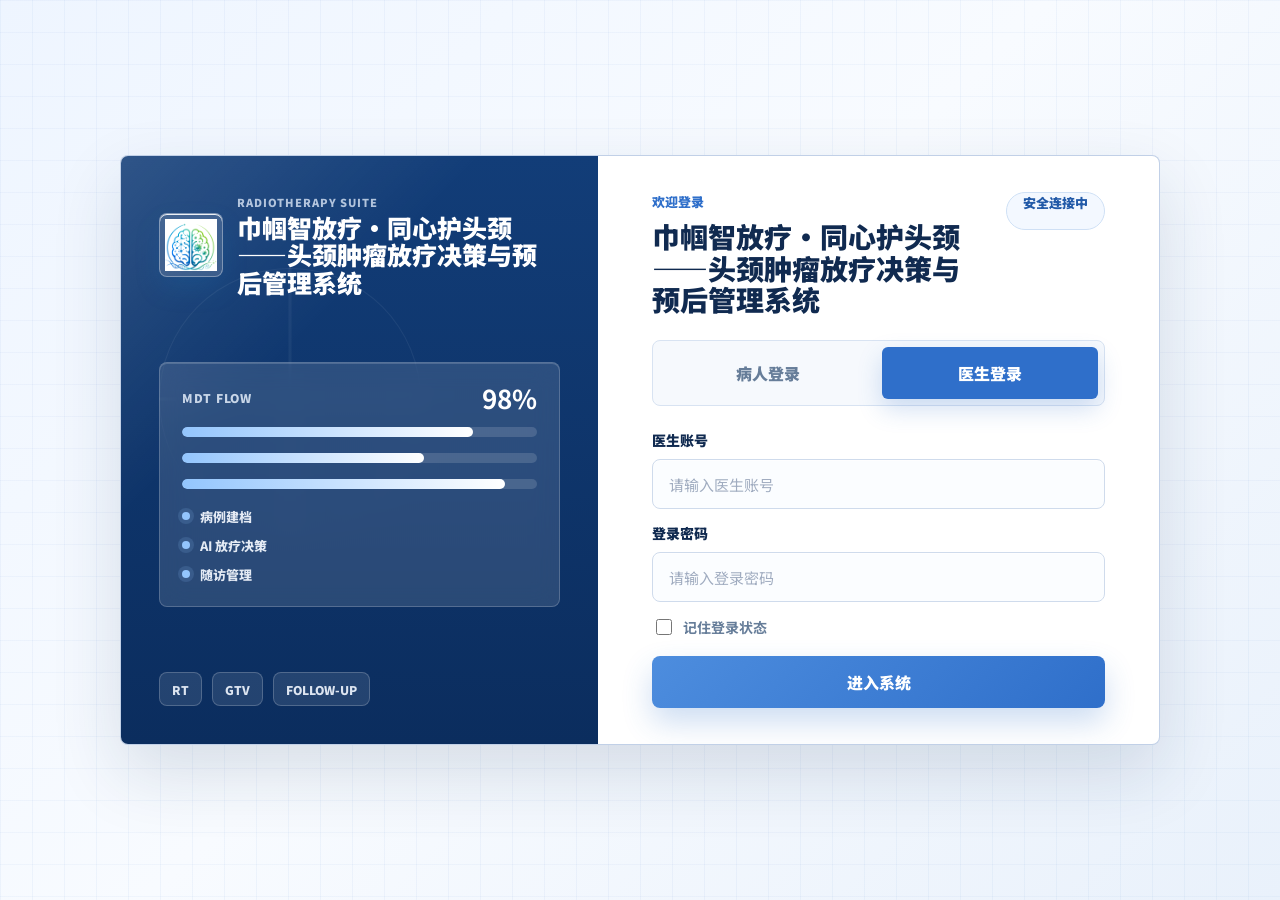
<file: 头颈部肿瘤放疗决策与预后管理系统/index.html>
﻿<!DOCTYPE html>
<html lang="zh-CN">
<head>
  <meta charset="UTF-8">
  <meta name="viewport" content="width=device-width, initial-scale=1.0">
  <link rel="icon" type="image/png" href="./assets/brand/gbm-deepneuro-treg-favicon.png">
  <title>巾帼智放疗·同心护头颈——头颈肿瘤放疗决策与预后管理系统</title>
  <link rel="preconnect" href="https://fonts.googleapis.com">
  <link rel="preconnect" href="https://fonts.gstatic.com" crossorigin>
  <link href="https://fonts.googleapis.com/css2?family=Noto+Sans+SC:wght@400;500;700;800&display=swap" rel="stylesheet">
  <link rel="stylesheet" href="./styles.css?v=20260708-treatment-advice-flat1">
  <link rel="stylesheet" href="./health-mall-module.css?v=20260511-blue-rebrand1">
  <link rel="stylesheet" href="./doctor-tools-native.css?v=20260708-doctor-tool-proxy1">
  <link rel="stylesheet" href="./presentation-polish.css?v=20260511-escort-compact2">
</head>
<body>
  <div class="page-backdrop" aria-hidden="true">
    <span class="bg-orb orb-one"></span>
    <span class="bg-orb orb-two"></span>
    <span class="bg-orb orb-three"></span>
    <span class="bg-grid"></span>
    <span class="bg-wave"></span>
  </div>

  <main class="login-stage" id="loginView">
    <section class="login-panel">
      <div class="login-visual" aria-hidden="true">
        <div class="login-visual-head">
          <span class="login-visual-mark has-logo"><img class="brand-logo-image" src="./assets/brand/gbm-deepneuro-treg-logo.png" alt="巾帼智放疗·同心护头颈——头颈肿瘤放疗决策与预后管理系统"></span>
          <div>
            <span>RADIOTHERAPY SUITE</span>
            <strong>巾帼智放疗·同心护头颈——头颈肿瘤放疗决策与预后管理系统</strong>
          </div>
        </div>
        <div class="login-visual-board">
          <div class="login-visual-board-head">
            <span>MDT FLOW</span>
            <b>98%</b>
          </div>
          <div class="login-visual-line line-one"></div>
          <div class="login-visual-line line-two"></div>
          <div class="login-visual-line line-three"></div>
          <div class="login-visual-steps">
            <span>&#30149;&#20363;&#24314;&#26723;</span>
            <span>AI &#25918;&#30103;&#20915;&#31574;</span>
            <span>&#38543;&#35775;&#31649;&#29702;</span>
          </div>
        </div>
        <div class="login-visual-foot">
          <span>RT</span>
          <span>GTV</span>
          <span>FOLLOW-UP</span>
        </div>
      </div>
      <div class="login-topbar">
        <div>
          <p class="eyebrow">欢迎登录</p>
          <h1>巾帼智放疗·同心护头颈——头颈肿瘤放疗决策与预后管理系统</h1>
        </div>
        <div class="status-chip">安全连接中</div>
      </div>

      <div class="role-switch" role="tablist" aria-label="选择账号类型">
        <button class="role-tab" type="button" data-role="patient">病人登录</button>
        <button class="role-tab active" type="button" data-role="doctor">医生登录</button>
      </div>

      <form class="login-form" id="loginForm">
        <label class="field">
          <span id="accountLabel">医生账号</span>
          <input id="username" name="username" type="text" autocomplete="username" placeholder="请输入医生账号">
        </label>

        <label class="field">
          <span>登录密码</span>
          <input id="password" name="password" type="password" autocomplete="current-password" placeholder="请输入登录密码">
        </label>

        <div class="form-meta">
          <label class="remember-box">
            <input id="rememberLogin" type="checkbox" checked>
            <span>记住登录状态</span>
          </label>
        </div>

        <button class="submit-button" type="submit">进入系统</button>
      </form>

      <p class="message-box" id="messageBox" aria-live="polite" hidden></p>
    </section>
  </main>

  <section class="app-shell" id="appShell" hidden>
    <header class="system-topbar">
      <div class="topbar-brand">
        <span class="topbar-brand-badge has-logo"><img class="brand-logo-image" src="./assets/brand/gbm-deepneuro-treg-logo.png" alt="巾帼智放疗·同心护头颈——头颈肿瘤放疗决策与预后管理系统"></span>
        <div class="topbar-brand-copy">
          <h1>巾帼智放疗·同心护头颈——头颈肿瘤放疗决策与预后管理系统</h1>
        </div>
        <p id="topbarSubtitle">医生管理端 / 病人服务端</p>
      </div>

      <div class="topbar-actions">
        <div class="topbar-user">
          <div class="topbar-avatar" id="headerUserAvatar">医</div>
          <div class="topbar-user-copy">
            <strong id="headerUserName">张明炜</strong>
            <span id="headerUserMeta">医生端</span>
          </div>
        </div>
        <button class="topbar-button" id="logoutButton" type="button">退出</button>
      </div>
    </header>

    <div class="system-body">
      <aside class="sidebar">
        <p class="sidebar-label">系统模块</p>
        <div class="menu-list" id="menuList"></div>
      </aside>

      <main class="app-main">
        <section class="page-crumb-card">
          <span id="appKicker">医生端</span>
          <em>/</em>
          <strong id="appTitle">病人信息管理</strong>
        </section>

        <div class="page-summary-row">
          <div class="metric-list" id="metricList"></div>
          <button class="primary-action" id="pageActionButton" type="button">新增病人</button>
        </div>

        <div class="app-notice" id="appNotice" hidden></div>

        <section class="page-panel" id="moduleContent"></section>
      </main>
    </div>
  </section>

  <div class="modal-overlay" id="modalOverlay" hidden>
    <div class="modal-card" role="dialog" aria-modal="true" aria-labelledby="modalTitle">
      <div class="modal-head">
        <h3 id="modalTitle">弹窗</h3>
        <button class="modal-close" id="modalClose" type="button" aria-label="关闭">×</button>
      </div>
      <div class="modal-body" id="modalBody"></div>
    </div>
  </div>

<script src="./script.js?v=20260708-treatment-advice-flat1"></script>
  <script src="./doctor-tools-native.js?v=20260708-doctor-tool-proxy1"></script>
  <script src="./health-mall-module.js?v=20260511-blue-rebrand1"></script>
</body>
</html>
</file>
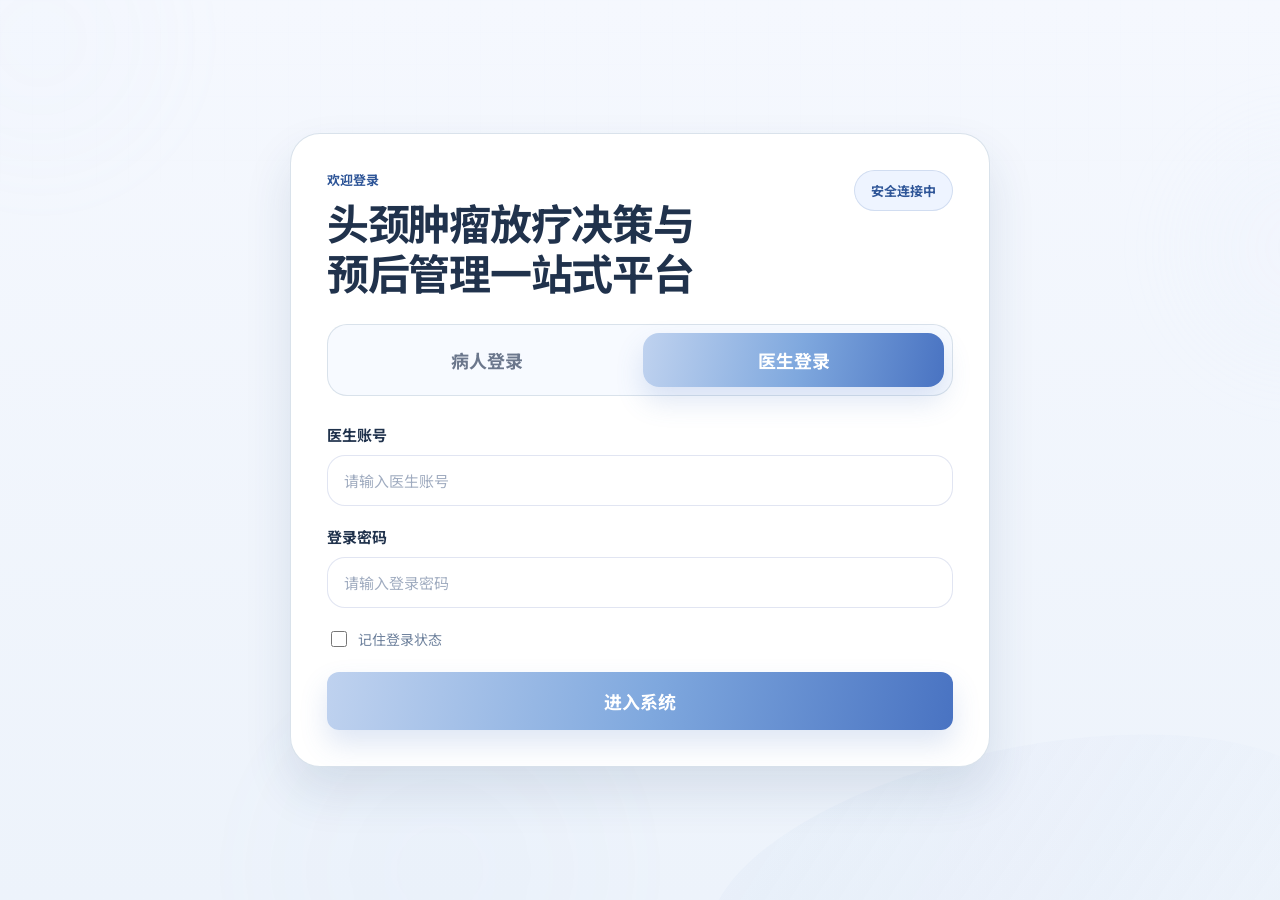
<file: 头颈部肿瘤放疗决策与预后管理系统/_homepage_check.html>
﻿<!DOCTYPE html>
<html lang="zh-CN">
<head>
  <meta charset="UTF-8">
  <meta name="viewport" content="width=device-width, initial-scale=1.0">
  <title>头颈肿瘤放疗决策与预后管理一站式平台</title>
  <link rel="preconnect" href="https://fonts.googleapis.com">
  <link rel="preconnect" href="https://fonts.gstatic.com" crossorigin>
  <link href="https://fonts.googleapis.com/css2?family=Noto+Sans+SC:wght@400;500;700;800&display=swap" rel="stylesheet">
  <link rel="stylesheet" href="./styles.css?v=20260415-green-restore2">
  <link rel="stylesheet" href="./doctor-tools-native.css?v=20260415-green-restore2">
</head>
<body>
  <div class="page-backdrop" aria-hidden="true">
    <span class="bg-orb orb-one"></span>
    <span class="bg-orb orb-two"></span>
    <span class="bg-orb orb-three"></span>
    <span class="bg-grid"></span>
    <span class="bg-wave"></span>
  </div>

  <main class="login-stage" id="loginView">
    <section class="login-panel">
      <div class="login-topbar">
        <div>
          <p class="eyebrow">欢迎登录</p>
          <h1>头颈肿瘤放疗决策与预后管理一站式平台</h1>
        </div>
        <div class="status-chip">安全连接中</div>
      </div>

      <div class="role-switch" role="tablist" aria-label="选择账号类型">
        <button class="role-tab" type="button" data-role="patient">病人登录</button>
        <button class="role-tab active" type="button" data-role="doctor">医生登录</button>
      </div>

      <form class="login-form" id="loginForm">
        <label class="field">
          <span id="accountLabel">医生账号</span>
          <input id="username" name="username" type="text" autocomplete="username" placeholder="请输入医生账号">
        </label>

        <label class="field">
          <span>登录密码</span>
          <input id="password" name="password" type="password" autocomplete="current-password" placeholder="请输入登录密码">
        </label>

        <div class="form-meta">
          <label class="remember-box">
            <input id="rememberLogin" type="checkbox" checked>
            <span>记住登录状态</span>
          </label>
        </div>

        <button class="submit-button" type="submit">进入系统</button>
      </form>

      <p class="message-box" id="messageBox" aria-live="polite" hidden></p>
    </section>
  </main>

  <section class="app-shell" id="appShell" hidden>
    <header class="system-topbar">
      <div class="topbar-brand">
        <h1>头颈肿瘤放疗决策与预后管理一站式平台</h1>
        <p id="topbarSubtitle">医生管理端 / 病人服务端</p>
      </div>

      <div class="topbar-actions">
        <div class="topbar-user">
          <div class="topbar-avatar" id="headerUserAvatar">医</div>
          <div class="topbar-user-copy">
            <strong id="headerUserName">账号姓名：李医生</strong>
            <span id="headerUserMeta">角色：医生端</span>
          </div>
        </div>
        <button class="topbar-button" id="logoutButton" type="button">退出</button>
      </div>
    </header>

    <div class="system-body">
      <aside class="sidebar">
        <p class="sidebar-label">系统模块</p>
        <div class="menu-list" id="menuList"></div>
      </aside>

      <main class="app-main">
        <section class="page-crumb-card">
          <span id="appKicker">医生端</span>
          <em>/</em>
          <strong id="appTitle">病人信息管理</strong>
        </section>

        <div class="page-summary-row">
          <div class="metric-list" id="metricList"></div>
          <button class="primary-action" id="pageActionButton" type="button">新增病人</button>
        </div>

        <div class="app-notice" id="appNotice" hidden></div>

        <section class="page-panel" id="moduleContent"></section>
      </main>
    </div>
  </section>

  <div class="modal-overlay" id="modalOverlay" hidden>
    <div class="modal-card" role="dialog" aria-modal="true" aria-labelledby="modalTitle">
      <div class="modal-head">
        <h3 id="modalTitle">弹窗</h3>
        <button class="modal-close" id="modalClose" type="button" aria-label="关闭">脳</button>
      </div>
      <div class="modal-body" id="modalBody"></div>
    </div>
  </div>

  <script src="./script.js?v=20260415-green-restore2"></script>
  <script src="./doctor-tools-native.js?v=20260415-green-restore2"></script>
</body>
</html>
</file>
<file: 头颈部肿瘤放疗决策与预后管理系统/styles.css>
:root {
  --bg-login-top: #eef5ff;
  --bg-login-bottom: #dbe9ff;
  --bg-app: #edf4ff;
  --bg-panel: #ffffff;
  --bg-soft: #f4f8ff;
  --bg-active: #e4efff;
  --bg-hover: #eef5ff;
  --primary: #2b7fff;
  --primary-deep: #1858c8;
  --primary-mid: #69a6ff;
  --success: #2b7fff;
  --success-soft: #eef5ff;
  --warning: #faad14;
  --warning-soft: #fff7e6;
  --danger: #cf1322;
  --danger-soft: #fff2f0;
  --text-main: #183153;
  --text-strong: #10284c;
  --text-secondary: #60779a;
  --text-light: #90a3bf;
  --line: #d7e2f2;
  --line-strong: #c6d5ea;
  --shadow-sm: 0 6px 18px rgba(27, 72, 149, 0.08);
  --shadow-md: 0 18px 36px rgba(27, 72, 149, 0.18);
}

* {
  box-sizing: border-box;
}

html,
body {
  min-height: 100%;
}

body {
  margin: 0;
  overflow-x: hidden;
  overflow-y: auto;
  font-family: "Noto Sans SC", sans-serif;
  color: var(--text-main);
  background: linear-gradient(180deg, var(--bg-login-top) 0%, var(--bg-login-bottom) 100%);
}

body.app-mode {
  background: var(--bg-app);
}

button,
input,
select,
textarea,
table {
  font: inherit;
}

a {
  color: var(--primary-deep);
  text-decoration: none;
}

[hidden] {
  display: none !important;
}

.page-backdrop {
  position: fixed;
  inset: 0;
  overflow: hidden;
  pointer-events: none;
}

body.app-mode .page-backdrop {
  display: none;
}

.bg-orb,
.bg-grid,
.bg-wave {
  position: absolute;
}

.bg-orb {
  border-radius: 50%;
  filter: blur(20px);
  opacity: 0.55;
}

.orb-one {
  top: -120px;
  left: -120px;
  width: 320px;
  height: 320px;
  background: radial-gradient(circle, rgba(105, 166, 255, 0.2), rgba(105, 166, 255, 0));
}

.orb-two {
  top: 12%;
  right: -160px;
  width: 280px;
  height: 280px;
  background: radial-gradient(circle, rgba(156, 198, 255, 0.18), rgba(156, 198, 255, 0));
}

.orb-three {
  bottom: -180px;
  left: 18%;
  width: 420px;
  height: 420px;
  background: radial-gradient(circle, rgba(64, 132, 255, 0.14), rgba(64, 132, 255, 0));
}

.bg-grid {
  inset: 0;
  background-image:
    linear-gradient(rgba(43, 127, 255, 0.04) 1px, transparent 1px),
    linear-gradient(90deg, rgba(43, 127, 255, 0.04) 1px, transparent 1px);
  background-size: 32px 32px;
  mask-image: linear-gradient(180deg, rgba(0, 0, 0, 0.18), transparent 38%);
}

.bg-wave {
  right: -5%;
  bottom: -12%;
  width: 640px;
  height: 260px;
  border-radius: 50%;
  background: linear-gradient(135deg, rgba(105, 166, 255, 0.14), rgba(170, 205, 255, 0));
  transform: rotate(-12deg);
}

.login-stage {
  position: relative;
  z-index: 1;
  min-height: 100vh;
  display: grid;
  place-items: center;
  padding: 24px;
}

.login-panel {
  width: clamp(640px, 38vw, 760px);
  max-width: calc(100vw - 40px);
  padding: 36px;
  border-radius: 20px;
  background: #fff;
  border: 1px solid var(--line);
  box-shadow: var(--shadow-sm);
}

.login-topbar {
  display: flex;
  justify-content: space-between;
  align-items: flex-start;
  gap: 16px;
}

.eyebrow {
  margin: 0 0 8px;
  color: var(--primary-deep);
  font-size: 13px;
  font-weight: 700;
}

.login-topbar h1 {
  margin: 0;
  font-size: 44px;
  line-height: 1.12;
  letter-spacing: -0.03em;
  color: var(--text-strong);
}

.status-chip {
  flex-shrink: 0;
  padding: 10px 16px;
  border-radius: 999px;
  background: var(--success-soft);
  color: var(--success);
  font-size: 13px;
  font-weight: 700;
}

.role-switch {
  display: grid;
  grid-template-columns: repeat(2, 1fr);
  gap: 6px;
  margin-top: 28px;
  padding: 6px;
  border-radius: 14px;
  background: #f5f7fa;
}

.role-tab {
  border: 0;
  padding: 14px 18px;
  border-radius: 10px;
  background: transparent;
  color: #6b778c;
  font-size: 18px;
  font-weight: 700;
  cursor: pointer;
}

.role-tab.active {
  background: linear-gradient(180deg, var(--primary-mid), var(--primary));
  color: #fff;
  box-shadow: 0 8px 20px rgba(22, 119, 255, 0.2);
}

.login-form {
  margin-top: 28px;
}

.field {
  display: block;
  margin-bottom: 20px;
}

.field span {
  display: block;
  margin-bottom: 10px;
  font-size: 15px;
  font-weight: 700;
  color: var(--text-strong);
}

.field input,
.search-input,
.modal-form input,
.modal-form select,
.modal-form textarea {
  width: 100%;
  border: 1px solid var(--line);
  border-radius: 12px;
  padding: 14px 16px;
  background: #fff;
  color: var(--text-strong);
  font-size: 15px;
  outline: none;
  transition: border-color 180ms ease, box-shadow 180ms ease;
}

.field input::placeholder,
.search-input::placeholder,
.modal-form textarea::placeholder {
  color: #a0acc0;
}

.field input:focus,
.search-input:focus,
.modal-form input:focus,
.modal-form select:focus,
.modal-form textarea:focus {
  border-color: rgba(88, 199, 122, 0.72);
  box-shadow: 0 0 0 3px rgba(32, 165, 90, 0.12);
}

.modal-form textarea {
  min-height: 96px;
  resize: vertical;
}

.form-meta {
  display: flex;
  align-items: center;
  justify-content: space-between;
  gap: 12px;
}

.remember-box {
  display: inline-flex;
  align-items: center;
  gap: 8px;
  color: var(--text-secondary);
  font-size: 14px;
}

.remember-box input {
  width: 16px;
  height: 16px;
  accent-color: var(--primary);
}

.submit-button,
.primary-action,
.topbar-button,
.menu-item,
.secondary-button,
.danger-button,
.table-action {
  border: 0;
  cursor: pointer;
  transition: all 180ms ease;
}

.submit-button,
.primary-action,
.secondary-button,
.danger-button {
  border-radius: 12px;
  font-weight: 700;
}

.submit-button {
  width: 100%;
  margin-top: 22px;
  padding: 16px;
  background: linear-gradient(180deg, var(--primary-mid), var(--primary));
  color: #fff;
  font-size: 18px;
  box-shadow: 0 10px 20px rgba(22, 119, 255, 0.18);
}

.secondary-button {
  padding: 12px 16px;
  background: #fff;
  border: 1px solid var(--line-strong);
  color: var(--text-strong);
}

.secondary-button:hover {
  border-color: var(--primary);
  color: var(--primary-deep);
}

.secondary-button[disabled],
.danger-button[disabled],
.primary-action[disabled] {
  opacity: 0.55;
  cursor: not-allowed;
}

.danger-button {
  padding: 12px 16px;
  background: var(--danger-soft);
  color: var(--danger);
}

.message-box,
.app-notice {
  margin: 16px 0 0;
  padding: 12px 14px;
  border-radius: 12px;
  font-size: 14px;
  line-height: 1.6;
}

.message-box.success,
.app-notice.success {
  color: #237804;
  background: #f6ffed;
  border: 1px solid #d9f7be;
}

.message-box.error,
.app-notice.error {
  color: #cf1322;
  background: #fff2f0;
  border: 1px solid #ffccc7;
}

.app-notice.info {
  color: var(--primary-deep);
  background: var(--bg-active);
  border: 1px solid #cfe4ff;
}

.app-shell {
  position: relative;
  z-index: 1;
  min-height: 100vh;
  background: var(--bg-app);
}

.system-topbar {
  position: sticky;
  top: 0;
  z-index: 20;
  display: flex;
  justify-content: space-between;
  align-items: center;
  gap: 20px;
  min-height: 90px;
  padding: 18px 26px;
  background: linear-gradient(90deg, #1f7fd5 0%, #176bb6 100%);
  color: #fff;
  box-shadow: 0 2px 10px rgba(31, 35, 41, 0.08);
}

.topbar-brand h1 {
  margin: 0;
  font-size: 28px;
  line-height: 1.15;
  font-weight: 800;
}

.topbar-brand p {
  margin: 8px 0 0;
  font-size: 13px;
  font-weight: 600;
  letter-spacing: 0.03em;
  opacity: 0.94;
}

.topbar-actions {
  display: flex;
  align-items: center;
  gap: 14px;
}

.topbar-user {
  display: flex;
  align-items: center;
  gap: 12px;
}

.topbar-avatar,
.menu-icon,
.patient-avatar {
  display: grid;
  place-items: center;
  flex-shrink: 0;
  color: #fff;
  font-weight: 700;
}

.topbar-avatar {
  width: 46px;
  height: 46px;
  border-radius: 50%;
  background: rgba(255, 255, 255, 0.22);
  border: 1px solid rgba(255, 255, 255, 0.25);
  font-size: 22px;
}

.topbar-user-copy strong,
.topbar-user-copy span {
  display: block;
}

.topbar-user-copy strong {
  font-size: 14px;
  font-weight: 700;
}

.topbar-user-copy span {
  margin-top: 4px;
  font-size: 13px;
  opacity: 0.92;
}

.topbar-button {
  padding: 10px 18px;
  border-radius: 999px;
  background: transparent;
  color: #fff;
  border: 1px solid rgba(255, 255, 255, 0.48);
  font-size: 14px;
  font-weight: 600;
}

.topbar-button:hover {
  background: rgba(255, 255, 255, 0.1);
}

.system-body {
  display: grid;
  grid-template-columns: 256px minmax(0, 1fr);
  min-height: calc(100vh - 90px);
  align-items: start;
}

.sidebar {
  position: sticky;
  top: 90px;
  height: calc(100vh - 90px);
  overflow-y: auto;
  background: #fff;
  border-right: 1px solid var(--line-strong);
  padding: 18px 0;
}

.sidebar-label {
  margin: 0;
  padding: 0 22px 16px;
  color: var(--text-secondary);
  font-size: 13px;
}

.menu-list {
  display: flex;
  flex-direction: column;
}

.menu-item {
  position: relative;
  display: grid;
  grid-template-columns: 36px 1fr;
  gap: 12px;
  width: 100%;
  padding: 16px 20px;
  background: transparent;
  text-align: left;
}

.menu-item::before {
  content: "";
  position: absolute;
  left: 0;
  top: 0;
  bottom: 0;
  width: 3px;
  background: transparent;
}

.menu-item:hover {
  background: #f7f9fc;
}

.menu-item.active {
  background: var(--bg-active);
}

.menu-item.active::before {
  background: var(--primary);
}

.menu-icon {
  width: 36px;
  height: 36px;
  border-radius: 10px;
  background: var(--primary);
  font-size: 14px;
}

.menu-item:not(.active) .menu-icon {
  background: #dbeafe;
  color: var(--primary);
}

.menu-copy strong,
.menu-copy span {
  display: block;
}

.menu-copy strong {
  color: var(--text-strong);
  font-size: 16px;
  font-weight: 700;
}

.menu-copy span {
  margin-top: 4px;
  color: #6f7b8c;
  font-size: 13px;
}

.app-main {
  min-width: 0;
  padding: 20px 24px 28px;
  background: var(--bg-app);
}

.page-crumb-card,
.page-panel,
.metric-pill,
.panel-card,
.list-card,
.detail-card,
.stat-block {
  background: var(--bg-panel);
  border: 1px solid var(--line);
  box-shadow: var(--shadow-sm);
}

.page-crumb-card {
  display: flex;
  align-items: center;
  gap: 8px;
  padding: 16px 18px;
  border-radius: 12px;
}

.page-crumb-card span,
.page-crumb-card em {
  color: var(--text-secondary);
  font-style: normal;
  font-size: 16px;
}

.page-crumb-card strong {
  color: var(--primary-deep);
  font-size: 18px;
  font-weight: 700;
}

.page-summary-row {
  display: flex;
  align-items: center;
  justify-content: space-between;
  gap: 16px;
  margin-top: 16px;
  flex-wrap: wrap;
}

.metric-list {
  display: grid;
  grid-template-columns: repeat(3, minmax(0, max-content));
  gap: 12px;
}

.metric-pill {
  display: inline-flex;
  align-items: center;
  gap: 8px;
  padding: 10px 16px;
  border-radius: 999px;
  color: var(--primary-deep);
  font-size: 14px;
}

.metric-pill strong {
  font-size: 16px;
}

.primary-action {
  padding: 12px 20px;
  background: linear-gradient(180deg, var(--primary-mid), var(--primary));
  color: #fff;
  font-size: 14px;
}

.page-panel {
  margin-top: 18px;
  padding: 20px;
  border-radius: 14px;
  overflow: hidden;
}

.page-panel.radiotherapy-page-panel {
  margin-top: 0;
  padding: 0;
  background: transparent;
  border: 0;
  box-shadow: none;
  overflow: visible;
}

.panel-head,
.section-head,
.module-toolbar {
  display: flex;
  align-items: center;
  justify-content: space-between;
  gap: 16px;
}

.panel-head {
  margin-bottom: 18px;
  align-items: flex-start;
}

.panel-head h2,
.section-head h3,
.patient-summary h3,
.module-title {
  margin: 0;
  color: var(--text-strong);
}

.panel-head h2,
.module-title {
  font-size: 24px;
}

.panel-head p,
.section-head p,
.patient-summary p,
.info-item p,
.summary-item p,
.appointment-card p,
.report-card p,
.schedule-card p,
.followup-card p,
.module-subtitle,
.empty-state p {
  margin: 8px 0 0;
  color: var(--text-secondary);
  font-size: 14px;
  line-height: 1.7;
}

.panel-grid {
  display: grid;
  grid-template-columns: minmax(0, 1.55fr) minmax(320px, 0.78fr);
  gap: 16px;
}

.panel-grid.patient-grid {
  grid-template-columns: minmax(0, 1.45fr) minmax(320px, 0.78fr);
}

.panel-card,
.list-card,
.detail-card,
.stat-block {
  padding: 18px;
  border-radius: 12px;
}

.section-head {
  margin-bottom: 16px;
}

.section-head-compact {
  align-items: flex-start;
}

.section-head h3 {
  font-size: 20px;
}

.search-input {
  width: 240px;
}

.table-wrap {
  overflow-x: auto;
  border: 1px solid var(--line);
  border-radius: 12px;
}

.data-table {
  width: 100%;
  border-collapse: collapse;
  background: #fff;
}

.data-table th,
.data-table td {
  padding: 14px 16px;
  text-align: left;
  border-bottom: 1px solid var(--line);
  white-space: nowrap;
}

.data-table th {
  background: var(--bg-soft);
  color: var(--text-secondary);
  font-size: 13px;
  font-weight: 600;
}

.data-table td {
  font-size: 14px;
}

.data-table tbody tr:hover {
  background: #fafcff;
}

.data-table tbody tr:last-child td {
  border-bottom: 0;
}

.table-tag {
  display: inline-flex;
  align-items: center;
  justify-content: center;
  padding: 4px 10px;
  border-radius: 999px;
  font-size: 12px;
  font-weight: 700;
}

.table-tag.success {
  background: var(--success-soft);
  color: #237804;
}

.table-tag.warning {
  background: var(--warning-soft);
  color: #ad6800;
}

.table-tag.neutral {
  background: var(--bg-active);
  color: var(--primary-deep);
}

.table-actions {
  display: inline-flex;
  gap: 10px;
  flex-wrap: wrap;
}

.table-action {
  padding: 0;
  background: transparent;
  color: var(--primary-deep);
  font-size: 13px;
  font-weight: 700;
}

.table-action.danger {
  color: var(--danger);
}

.table-action[disabled] {
  opacity: 0.5;
  cursor: not-allowed;
}

.appointment-department-panel {
  margin-bottom: 16px;
}

.appointment-department-grid,
.quick-followup-grid {
  display: grid;
  grid-template-columns: repeat(auto-fit, minmax(220px, 1fr));
  gap: 14px;
}

.appointment-department-card {
  display: flex;
  flex-direction: column;
  gap: 10px;
  padding: 16px;
  border-radius: 18px;
  border: 1px solid var(--line);
  background: linear-gradient(180deg, rgba(247, 255, 250, 0.96), rgba(239, 251, 244, 0.92));
  box-shadow: 0 14px 28px rgba(27, 94, 32, 0.06);
}

.appointment-department-card span {
  display: inline-flex;
  align-items: center;
  width: fit-content;
  padding: 6px 10px;
  border-radius: 999px;
  background: rgba(56, 193, 114, 0.14);
  color: #1f8d55;
  font-size: 12px;
  font-weight: 700;
}

.appointment-department-card strong {
  color: var(--text-strong);
  font-size: 20px;
}

.appointment-department-card p {
  margin: 0;
  color: var(--text-secondary);
  font-size: 13px;
  line-height: 1.7;
}

.appointment-department-card .card-meta {
  margin-top: auto;
}

.appointment-department-card .primary-action {
  width: 100%;
  justify-content: center;
}

.quick-followup-picker {
  display: grid;
  gap: 16px;
}

.info-stack,
.summary-list,
.appointment-list,
.report-list,
.schedule-list,
.followup-list,
.escort-request-list,
.stat-grid {
  display: grid;
  gap: 12px;
}

.info-item,
.summary-item,
.info-box,
.appointment-card,
.escort-request-card,
.report-card,
.schedule-card,
.followup-card {
  padding: 14px;
  border-radius: 12px;
  background: var(--bg-soft);
  border: 1px solid var(--line);
}

.info-item span,
.summary-item span,
.info-box span,
.appointment-card span,
.escort-request-card span,
.report-card span,
.schedule-card span,
.followup-card span {
  display: block;
  color: var(--text-light);
  font-size: 12px;
  font-weight: 600;
}

.info-item strong,
.summary-item strong,
.info-box strong,
.appointment-card strong,
.escort-request-card strong,
.report-card strong,
.schedule-card strong,
.followup-card strong {
  display: block;
  margin-top: 6px;
  font-size: 18px;
  color: var(--text-strong);
}

.escort-request-list {
  grid-template-columns: repeat(auto-fit, minmax(280px, 1fr));
}

.escort-request-card {
  display: grid;
  gap: 10px;
  box-shadow: 0 14px 28px rgba(22, 92, 55, 0.05);
}

.escort-request-card p {
  margin: 0;
  color: var(--text-secondary);
  font-size: 14px;
  line-height: 1.7;
}

.escort-service-intro {
  margin-bottom: 12px;
}

.panel-head-actions,
.section-actions {
  display: flex;
  align-items: center;
  gap: 10px;
  flex-wrap: wrap;
}

.panel-head-actions {
  justify-content: space-between;
}

.escort-service-grid,
.escort-roster-grid {
  display: grid;
  grid-template-columns: repeat(auto-fit, minmax(220px, 1fr));
  gap: 12px;
}

.escort-roster-panel,
.escort-request-panel,
.escort-modal-section {
  margin-bottom: 14px;
}

.escort-roster-card,
.escort-meta-card {
  padding: 14px;
  border-radius: 14px;
  border: 1px solid var(--line);
  background: linear-gradient(180deg, rgba(250, 255, 252, 0.98), rgba(241, 250, 244, 0.94));
}

.escort-roster-card span,
.escort-meta-card span,
.escort-card-footnote {
  color: var(--text-light);
  font-size: 12px;
}

.escort-roster-card strong,
.escort-meta-card strong {
  display: block;
  margin-top: 6px;
  color: var(--text-strong);
  font-size: 18px;
}

.escort-roster-card p,
.escort-meta-card p,
.escort-card-footnote {
  margin: 8px 0 0;
  color: var(--text-secondary);
  line-height: 1.7;
}

.escort-meta-grid {
  display: grid;
  grid-template-columns: repeat(2, minmax(0, 1fr));
  gap: 10px;
}

.escort-inline-timeline {
  margin-top: 12px;
  padding: 12px;
  border-radius: 14px;
  background: rgba(249, 253, 250, 0.94);
  border: 1px dashed rgba(55, 155, 93, 0.24);
}

.escort-timeline {
  margin: 0;
  padding: 0;
  list-style: none;
  display: grid;
  gap: 12px;
}

.escort-timeline-item {
  display: grid;
  grid-template-columns: 14px 1fr;
  gap: 12px;
  align-items: start;
}

.escort-timeline-dot {
  width: 10px;
  height: 10px;
  margin-top: 6px;
  border-radius: 999px;
  background: linear-gradient(180deg, var(--primary-mid), var(--primary));
  box-shadow: 0 0 0 4px rgba(56, 193, 114, 0.14);
}

.escort-timeline-content strong {
  display: block;
  color: var(--text-strong);
  font-size: 14px;
}

.escort-timeline-content span {
  display: block;
  margin-top: 3px;
  color: var(--text-light);
  font-size: 12px;
}

.escort-timeline-content p {
  margin: 5px 0 0;
  color: var(--text-secondary);
  font-size: 13px;
  line-height: 1.7;
}

.escort-timeline-empty {
  color: var(--text-light);
  font-size: 13px;
}

.escort-modal-section h3 {
  margin: 0 0 10px;
  color: var(--text-strong);
  font-size: 16px;
}

.escort-directory-head {
  margin-bottom: 14px;
}

.escort-directory-catalog,
.escort-history-panel {
  margin-bottom: 14px;
}

.escort-directory-shell {
  display: grid;
  gap: 16px;
}

.escort-directory-strip {
  display: flex;
  align-items: baseline;
  justify-content: space-between;
  gap: 12px;
  flex-wrap: wrap;
  padding: 2px 2px 0;
}

.escort-directory-strip strong {
  color: var(--text-strong);
  font-size: 28px;
  line-height: 1.2;
}

.escort-directory-strip span {
  color: var(--text-light);
  font-size: 13px;
}

.escort-directory-strip-secondary {
  margin-top: 4px;
}

.escort-directory-strip-secondary strong {
  font-size: 22px;
}

.escort-catalog-toolbar {
  display: grid;
  gap: 14px;
  margin-bottom: 18px;
}

.escort-catalog-title {
  display: flex;
  justify-content: space-between;
  align-items: baseline;
  gap: 12px;
  flex-wrap: wrap;
}

.escort-catalog-title strong {
  color: var(--text-strong);
  font-size: 18px;
}

.escort-catalog-title span {
  color: var(--text-light);
  font-size: 13px;
}

.escort-catalog-tabs {
  display: flex;
  flex-wrap: wrap;
  gap: 10px;
}

.escort-catalog-tabs-flat {
  padding: 0 2px;
}

.escort-catalog-tab {
  border: 1px solid rgba(134, 196, 152, 0.34);
  background: rgba(255, 255, 255, 0.96);
  color: var(--text-secondary);
  border-radius: 999px;
  padding: 9px 16px;
  font-size: 13px;
  font-weight: 700;
  cursor: pointer;
  transition: background 0.18s ease, color 0.18s ease, border-color 0.18s ease, box-shadow 0.18s ease;
}

.escort-catalog-tab.active,
.escort-catalog-tab:hover {
  border-color: transparent;
  color: #fff;
  background: linear-gradient(135deg, #9fe28d, #29b765);
  box-shadow: 0 12px 24px rgba(32, 165, 90, 0.18);
}

.escort-service-catalog-grid {
  display: grid;
  grid-template-columns: repeat(4, minmax(0, 1fr));
  gap: 16px;
}

.escort-service-card {
  display: grid;
  gap: 0;
  padding: 0;
  overflow: hidden;
  border-radius: 22px;
  background: rgba(255, 255, 255, 0.98);
  border: 1px solid rgba(196, 226, 205, 0.92);
  box-shadow: 0 18px 36px rgba(18, 82, 49, 0.08);
}

.escort-service-cover {
  position: relative;
  min-height: 212px;
  padding: 16px;
  display: grid;
  align-content: space-between;
  gap: 12px;
  overflow: hidden;
  background: linear-gradient(180deg, rgba(244, 252, 247, 0.98), rgba(231, 247, 236, 0.96));
}

.escort-service-cover::before,
.escort-service-cover::after {
  content: "";
  position: absolute;
  border-radius: 999px;
  pointer-events: none;
}

.escort-service-cover::before {
  width: 180px;
  height: 180px;
  right: -24px;
  bottom: -36px;
  background: radial-gradient(circle, rgba(131, 201, 248, 0.28), rgba(131, 201, 248, 0.04) 72%);
}

.escort-service-cover::after {
  width: 120px;
  height: 120px;
  left: -18px;
  top: 18px;
  background: radial-gradient(circle, rgba(154, 228, 169, 0.24), rgba(154, 228, 169, 0.04) 72%);
}

.escort-theme-review {
  background: linear-gradient(180deg, rgba(243, 251, 247, 0.98), rgba(229, 245, 236, 0.96));
}

.escort-theme-oral {
  background: linear-gradient(180deg, rgba(242, 252, 247, 0.98), rgba(224, 247, 238, 0.95));
}

.escort-theme-imaging {
  background: linear-gradient(180deg, rgba(243, 250, 252, 0.98), rgba(229, 243, 247, 0.95));
}

.escort-theme-pharmacy {
  background: linear-gradient(180deg, rgba(248, 252, 244, 0.98), rgba(237, 248, 229, 0.95));
}

.escort-theme-transfer {
  background: linear-gradient(180deg, rgba(246, 251, 252, 0.98), rgba(233, 244, 247, 0.95));
}

.escort-service-cover-top,
.escort-service-eyebrow {
  position: relative;
  z-index: 1;
  display: flex;
  justify-content: space-between;
  align-items: center;
  gap: 10px;
  flex-wrap: wrap;
}

.escort-service-badge {
  display: inline-flex;
  align-items: center;
  justify-content: center;
  min-height: 30px;
  padding: 0 12px;
  border-radius: 999px;
  background: rgba(255, 255, 255, 0.92);
  color: #1d8a4d;
  font-size: 12px;
  font-weight: 800;
  box-shadow: 0 10px 18px rgba(32, 165, 90, 0.12);
}

.escort-service-team,
.escort-service-eyebrow span {
  color: rgba(37, 78, 59, 0.72);
  font-size: 12px;
  font-weight: 700;
}

.escort-service-icon {
  position: relative;
  z-index: 1;
  width: 88px;
  height: 88px;
  display: inline-flex;
  align-items: center;
  justify-content: center;
  border-radius: 30px;
  color: #4f95ed;
  background: rgba(255, 255, 255, 0.5);
  box-shadow: inset 0 0 0 1px rgba(109, 177, 216, 0.14);
}

.escort-service-icon svg {
  width: 56px;
  height: 56px;
  display: block;
}

.escort-service-photo {
  position: absolute;
  inset: 0;
  width: 100%;
  height: 100%;
  object-fit: cover;
  display: block;
}

.escort-service-photo-detail {
  position: relative;
  z-index: 1;
  width: 100%;
  height: 180px;
  border-radius: 24px;
  object-fit: cover;
  box-shadow: 0 18px 30px rgba(18, 82, 49, 0.12);
}

.escort-service-note {
  position: relative;
  z-index: 1;
  margin: 0;
  max-width: 220px;
  color: rgba(31, 70, 53, 0.76);
  font-size: 13px;
  line-height: 1.65;
}

.escort-service-body {
  display: grid;
  gap: 12px;
  padding: 18px;
}

.escort-service-body strong {
  display: block;
  margin: 0;
  color: var(--text-strong);
  font-size: 28px;
  line-height: 1.2;
}

.escort-service-body p {
  margin: 0;
  color: var(--text-secondary);
  font-size: 14px;
  line-height: 1.75;
}

.escort-service-points,
.escort-request-brief {
  display: flex;
  flex-wrap: wrap;
  gap: 8px;
}

.escort-service-points span,
.escort-request-brief span {
  display: inline-flex;
  align-items: center;
  gap: 4px;
  padding: 8px 10px;
  border-radius: 999px;
  background: rgba(242, 249, 244, 0.96);
  border: 1px solid rgba(186, 224, 197, 0.78);
  color: var(--text-secondary);
  font-size: 12px;
  line-height: 1.45;
}

.escort-request-brief b {
  color: var(--text-strong);
}

.escort-service-footer {
  display: flex;
  justify-content: space-between;
  align-items: flex-end;
  gap: 12px;
  margin-top: 2px;
}

.escort-service-price {
  display: flex;
  align-items: flex-end;
  gap: 4px;
  color: #f97316;
}

.escort-service-price strong {
  color: inherit;
  font-size: 34px;
  line-height: 1;
}

.escort-service-price span {
  color: #c36a1d;
  font-size: 14px;
  font-weight: 700;
  line-height: 1.3;
}

.escort-request-list-patient-compact {
  grid-template-columns: repeat(auto-fill, minmax(340px, 420px));
  justify-content: flex-start;
  align-items: start;
}

.escort-request-card-patient {
  gap: 14px;
  padding: 18px;
  overflow: hidden;
  border-radius: 22px;
  border: 1px solid rgba(196, 226, 205, 0.92);
  background: rgba(255, 255, 255, 0.98);
  box-shadow: 0 18px 36px rgba(18, 82, 49, 0.08);
}

.escort-request-top {
  display: grid;
  grid-template-columns: auto minmax(0, 1fr) auto;
  gap: 14px;
  align-items: start;
}

.escort-request-mark {
  width: 62px;
  height: 62px;
  display: inline-flex;
  align-items: center;
  justify-content: center;
  border-radius: 20px;
  color: #4f95ed;
  background: rgba(255, 255, 255, 0.72);
  box-shadow: inset 0 0 0 1px rgba(109, 177, 216, 0.12);
}

.escort-request-mark svg {
  width: 34px;
  height: 34px;
  display: block;
}

.escort-request-copy {
  display: grid;
  gap: 8px;
}

.escort-request-title {
  margin: 0;
  color: var(--text-strong);
  font-size: 22px;
  line-height: 1.3;
}

.escort-request-subline {
  margin: 0;
  color: var(--text-secondary);
  font-size: 14px;
  line-height: 1.7;
}

.escort-request-facts {
  display: grid;
  grid-template-columns: repeat(2, minmax(0, 1fr));
  gap: 10px;
}

.escort-request-facts-compact {
  grid-template-columns: repeat(3, minmax(0, 1fr));
}

.escort-request-fact-serial {
  min-width: 0;
}

.escort-request-serial {
  white-space: nowrap;
  overflow: hidden;
  text-overflow: ellipsis;
  font-size: 13px;
  letter-spacing: 0.01em;
}

.escort-request-facts article {
  display: grid;
  gap: 6px;
  padding: 12px 13px;
  border-radius: 16px;
  background: rgba(247, 251, 248, 0.96);
  border: 1px solid rgba(196, 226, 205, 0.74);
}

.escort-request-facts article span {
  display: block;
  color: var(--text-light);
  font-size: 12px;
  font-weight: 700;
}

.escort-request-facts article strong {
  display: block;
  margin: 0;
  color: var(--text-strong);
  font-size: 15px;
  line-height: 1.55;
  word-break: break-word;
}

.escort-request-divider {
  height: 1px;
  background: linear-gradient(90deg, rgba(192, 223, 201, 0.78), rgba(192, 223, 201, 0.1));
}

.escort-request-topline {
  display: flex;
  align-items: center;
  justify-content: space-between;
  gap: 12px;
  flex-wrap: wrap;
}

.escort-request-time {
  color: rgba(47, 86, 67, 0.74);
  font-size: 13px;
  font-weight: 700;
}

.escort-status-pill {
  display: inline-flex;
  align-items: center;
  justify-content: center;
  min-height: 30px;
  padding: 0 12px;
  border-radius: 999px;
  background: rgba(233, 245, 238, 0.96);
  color: #25724c;
  font-size: 12px;
  font-weight: 800;
}

.escort-status-pill[data-status="待确认"] {
  background: rgba(253, 243, 211, 0.96);
  color: #a96815;
}

.escort-status-pill[data-status="已安排"],
.escort-status-pill[data-status="进行中"],
.escort-status-pill[data-status="已到达"] {
  background: rgba(224, 243, 252, 0.96);
  color: #20689b;
}

.escort-status-pill[data-status="已完成"] {
  background: rgba(230, 247, 235, 0.98);
  color: #1d8a4d;
}

.escort-status-pill[data-status="已取消"] {
  background: rgba(248, 233, 233, 0.98);
  color: #b14141;
}

.escort-request-card-patient .card-actions {
  margin-top: 0;
}

.escort-request-card-patient .card-actions button {
  min-width: 0;
  flex: 1 1 120px;
  justify-content: center;
}

.escort-request-actions .danger-button {
  background: rgba(255, 245, 245, 0.96);
  border-color: rgba(241, 181, 181, 0.72);
}

@media (max-width: 900px) {
  .escort-meta-grid {
    grid-template-columns: 1fr;
  }

  .escort-service-catalog-grid {
    grid-template-columns: repeat(2, minmax(0, 1fr));
  }

  .escort-directory-strip,
  .escort-catalog-title,
  .escort-service-footer,
  .escort-request-topline {
    flex-direction: column;
    align-items: flex-start;
  }

  .escort-request-top {
    grid-template-columns: 1fr;
  }

  .escort-request-facts {
    grid-template-columns: 1fr;
  }
}

@media (max-width: 640px) {
  .escort-service-catalog-grid {
    grid-template-columns: 1fr;
  }
}

.card-meta {
  display: flex;
  flex-wrap: wrap;
  gap: 12px;
  margin-top: 10px;
  color: var(--text-secondary);
  font-size: 13px;
}

.card-meta b {
  color: var(--text-strong);
}

.card-actions {
  display: flex;
  gap: 10px;
  margin-top: 14px;
  flex-wrap: wrap;
}

.patient-summary {
  display: flex;
  align-items: center;
  gap: 14px;
  margin-bottom: 16px;
}

.patient-avatar {
  width: 52px;
  height: 52px;
  border-radius: 14px;
  background: linear-gradient(180deg, var(--primary-mid), var(--primary));
  font-size: 22px;
}

.profile-tags {
  display: flex;
  flex-wrap: wrap;
  gap: 10px;
  margin-bottom: 16px;
}

.profile-tags span {
  display: inline-flex;
  align-items: center;
  padding: 7px 12px;
  border-radius: 999px;
  background: var(--bg-active);
  border: 1px solid #cfe4ff;
  color: var(--primary-deep);
  font-size: 12px;
  font-weight: 700;
}

.info-grid,
.form-grid {
  display: grid;
  grid-template-columns: repeat(2, minmax(0, 1fr));
  gap: 12px;
}

.info-box.wide,
.form-grid .wide {
  grid-column: span 2;
}

.stat-grid {
  grid-template-columns: repeat(3, minmax(0, 1fr));
}

.stat-block strong {
  display: block;
  margin-top: 8px;
  font-size: 30px;
  color: var(--text-strong);
}

.stat-block span {
  color: var(--text-secondary);
  font-size: 13px;
}

.empty-state {
  padding: 28px;
  text-align: center;
  border: 1px dashed var(--line-strong);
  border-radius: 14px;
  background: var(--bg-soft);
}

.empty-state strong {
  display: block;
  color: var(--text-strong);
  font-size: 18px;
}

.empty-state p {
  margin-bottom: 0;
}

.modal-overlay {
  position: fixed;
  inset: 0;
  z-index: 40;
  display: grid;
  place-items: center;
  padding: 20px;
  background: rgba(15, 23, 42, 0.42);
}

.modal-card {
  width: min(760px, calc(100vw - 32px));
  max-height: calc(100vh - 40px);
  overflow: auto;
  border-radius: 18px;
  background: #fff;
  border: 1px solid var(--line);
  box-shadow: var(--shadow-md);
}

.modal-head {
  display: flex;
  align-items: center;
  justify-content: space-between;
  gap: 16px;
  padding: 18px 20px;
  border-bottom: 1px solid var(--line);
}

.modal-head h3 {
  margin: 0;
  color: var(--text-strong);
  font-size: 22px;
}

.modal-close {
  width: 36px;
  height: 36px;
  border: 0;
  border-radius: 50%;
  background: var(--bg-soft);
  color: var(--text-strong);
  font-size: 24px;
  cursor: pointer;
}

.modal-body {
  padding: 20px;
}

.modal-form {
  display: grid;
  gap: 16px;
}

.modal-form label {
  display: block;
}

.modal-form label span {
  display: block;
  margin-bottom: 8px;
  font-size: 14px;
  font-weight: 700;
  color: var(--text-strong);
}

.modal-help {
  margin: 0;
  color: var(--text-muted);
  font-size: 13px;
  line-height: 1.7;
}

.modal-actions {
  display: flex;
  justify-content: flex-end;
  gap: 10px;
  flex-wrap: wrap;
}

.detail-grid {
  display: grid;
  gap: 14px;
}

.detail-line {
  display: flex;
  justify-content: space-between;
  gap: 18px;
  padding-bottom: 12px;
  border-bottom: 1px dashed var(--line);
}

.detail-line:last-child {
  border-bottom: 0;
  padding-bottom: 0;
}

.detail-line span {
  color: var(--text-secondary);
}

.detail-line strong {
  color: var(--text-strong);
  text-align: right;
}

.ai-config-layout {
  grid-template-columns: minmax(0, 1.35fr) minmax(300px, 0.8fr);
}

.ai-welcome-kicker {
  display: block;
  color: var(--primary-deep);
  font-size: 12px;
  font-weight: 800;
  letter-spacing: 0.08em;
}

.ai-status-pill {
  display: inline-flex;
  align-items: center;
  justify-content: center;
  padding: 8px 12px;
  border-radius: 999px;
  background: #f7faff;
  border: 1px solid #dbeafe;
  color: var(--primary-deep);
  font-size: 12px;
  font-weight: 700;
}

.ai-status-pill.ready {
  color: #237804;
  border-color: #d9f7be;
  background: #f6ffed;
}

.ai-status-pill.warning {
  color: #ad6800;
  border-color: #ffe58f;
  background: #fffbe6;
}

.ai-switch-line {
  display: flex;
  align-items: flex-start;
  gap: 12px;
  padding: 14px 16px;
  border-radius: 12px;
  background: var(--bg-soft);
  border: 1px solid var(--line);
}

.ai-switch-line input {
  width: 18px;
  height: 18px;
  margin-top: 2px;
  accent-color: var(--primary);
}

.ai-switch-line span {
  margin: 0 !important;
  line-height: 1.7;
  color: var(--text-secondary);
  font-weight: 500 !important;
}

.ai-mode-bar {
  display: inline-flex;
  flex-wrap: wrap;
  gap: 8px;
  align-self: flex-start;
  padding: 6px;
  border-radius: 999px;
  background: #f7faff;
  border: 1px solid var(--line);
}

.app-main.ai-main-screen {
  display: flex;
  flex-direction: column;
  min-height: calc(100vh - 92px);
}

.page-panel.ai-page-panel {
  flex: 1;
  min-height: clamp(720px, calc(100vh - 152px), 980px);
  margin-top: 0;
  padding: 0;
  border: 0;
  background: transparent;
  box-shadow: none;
  overflow: visible;
}

.ai-mode-tab {
  border: 0;
  padding: 11px 16px;
  border-radius: 12px;
  background: transparent;
  color: #5c6c84;
  font-weight: 700;
  cursor: pointer;
}

.ai-mode-tab:hover {
  background: rgba(22, 119, 255, 0.06);
  color: var(--primary-deep);
}

.ai-mode-tab.active {
  background: #fff;
  color: var(--primary-deep);
  box-shadow: 0 10px 22px rgba(31, 35, 41, 0.08);
}

.ai-workspace {
  display: grid;
  grid-template-columns: 312px minmax(0, 1fr);
  gap: 20px;
  min-height: 100%;
}

.ai-sidebar,
.ai-main {
  display: flex;
  flex-direction: column;
  min-height: 0;
  border: 1px solid #dde7f3;
  box-shadow: 0 10px 28px rgba(15, 23, 42, 0.05);
}

.ai-sidebar {
  padding: 18px 16px;
  border-radius: 22px;
  background: linear-gradient(180deg, #f8fbff 0%, #f2f7fd 100%);
}

.ai-main {
  padding: 24px;
  border-radius: 24px;
  background: linear-gradient(180deg, #fbfdff 0%, #f6faff 100%);
}

.ai-sidebar-head,
.ai-main-head,
.ai-main-subhead {
  display: flex;
  align-items: flex-start;
  justify-content: space-between;
  gap: 16px;
}

.ai-sidebar-kicker,
.ai-main-kicker {
  display: block;
  color: var(--primary-deep);
  font-size: 12px;
  font-weight: 800;
  letter-spacing: 0.08em;
}

.ai-sidebar-head h3,
.ai-main-copy h2 {
  margin: 8px 0 0;
  color: var(--text-strong);
}

.ai-sidebar-head h3 {
  font-size: 22px;
}

.ai-sidebar-head p,
.ai-main-copy p {
  margin: 8px 0 0;
  color: var(--text-secondary);
  line-height: 1.75;
}

.ai-sidebar-meta {
  display: flex;
  flex-wrap: wrap;
  justify-content: space-between;
  gap: 8px;
  margin-top: 14px;
  padding: 12px 4px 0;
  border-top: 1px solid #e3ebf5;
}

.ai-sidebar-meta span {
  color: #6f7d93;
  font-size: 12px;
  font-weight: 700;
}

.ai-session-list {
  display: grid;
  gap: 12px;
  flex: 1;
  min-height: 0;
  overflow: auto;
  margin-top: 16px;
  padding-right: 4px;
}

.ai-session-item {
  display: grid;
  grid-template-columns: minmax(0, 1fr) 34px;
  gap: 8px;
  align-items: stretch;
  padding: 10px;
  border: 1px solid #e1eaf5;
  border-radius: 16px;
  background: rgba(255, 255, 255, 0.92);
  transition: border-color 180ms ease, box-shadow 180ms ease, transform 180ms ease;
}

.ai-session-item:hover {
  transform: translateY(-1px);
  border-color: #bfd8ff;
  box-shadow: 0 14px 24px rgba(22, 119, 255, 0.06);
}

.ai-session-item.active {
  border-color: #91caff;
  background: linear-gradient(180deg, #eef6ff, #f9fbff);
  box-shadow: 0 16px 28px rgba(22, 119, 255, 0.1);
}

.ai-session-item > button {
  min-width: 0;
  border: 0;
  background: transparent;
  text-align: left;
  padding: 0;
  cursor: pointer;
}

.ai-session-item strong,
.ai-session-item span,
.ai-session-item em,
.ai-session-item p {
  display: block;
}

.ai-session-item strong {
  color: var(--text-strong);
  font-size: 15px;
  line-height: 1.5;
}

.ai-session-item span {
  margin-top: 6px;
  color: var(--primary-deep);
  font-size: 12px;
  font-weight: 700;
}

.ai-session-item p {
  margin: 8px 0 0;
  color: var(--text-secondary);
  font-size: 13px;
  line-height: 1.6;
  word-break: break-word;
}

.ai-session-item em {
  margin-top: 8px;
  color: var(--text-light);
  font-style: normal;
  font-size: 12px;
}

.delete-session {
  align-self: center;
  width: 34px;
  height: 34px;
  border: 1px solid transparent;
  border-radius: 10px;
  background: transparent;
  color: #8b97aa;
  cursor: pointer;
}

.delete-session:hover {
  color: var(--danger);
  background: #fff1f0;
  border-color: #ffd8d2;
}

.ai-main-head {
  padding-bottom: 20px;
  border-bottom: 1px solid #e4edf7;
}

.ai-main-copy {
  max-width: 760px;
}

.ai-main-copy h2 {
  font-size: clamp(32px, 3vw, 42px);
  line-height: 1.12;
  letter-spacing: -0.03em;
}

.ai-main-copy p {
  max-width: 720px;
  font-size: 15px;
}

.ai-main-tools {
  display: flex;
  flex-wrap: wrap;
  justify-content: flex-end;
  gap: 10px;
}

.ai-main-subhead {
  align-items: center;
  padding: 18px 0 16px;
}

.ai-conversation-chip {
  display: grid;
  gap: 4px;
  min-width: 240px;
  max-width: 360px;
  padding: 12px 16px;
  border-radius: 16px;
  background: rgba(255, 255, 255, 0.9);
  border: 1px solid #e2ebf6;
}

.ai-conversation-chip span {
  color: #7b8798;
  font-size: 12px;
  font-weight: 700;
}

.ai-conversation-chip strong {
  color: var(--text-strong);
  font-size: 15px;
  line-height: 1.5;
  white-space: nowrap;
  overflow: hidden;
  text-overflow: ellipsis;
}

.ai-mode-bar {
  display: inline-flex;
  flex-wrap: wrap;
  gap: 8px;
  padding: 6px;
  border-radius: 16px;
  border: 1px solid #e2ebf6;
  background: rgba(247, 250, 255, 0.92);
}

.ai-thread-wrap {
  flex: 1;
  min-height: 360px;
  overflow: hidden;
  border-radius: 26px;
  border: 1px solid #e3ebf6;
  background: linear-gradient(180deg, #fcfdff 0%, #f7faff 100%);
  box-shadow: inset 0 1px 0 rgba(255, 255, 255, 0.84);
}

.ai-thread {
  height: 100%;
  overflow: auto;
  padding: 24px 18px 14px;
}

.ai-thread-content {
  width: min(880px, 100%);
  margin: 0 auto;
}

.ai-thread-content-empty {
  min-height: 100%;
  display: grid;
  align-content: center;
}

.ai-empty-thread {
  display: grid;
  gap: 26px;
  justify-items: center;
  text-align: center;
  padding: 12px 0 24px;
}

.ai-empty-mark {
  display: grid;
  place-items: center;
  width: 88px;
  height: 88px;
  border-radius: 28px;
  background: linear-gradient(145deg, #6ca9ff 0%, #1677ff 62%, #0a58d0 100%);
  color: #fff;
  font-size: 28px;
  font-weight: 800;
  box-shadow: 0 18px 32px rgba(22, 119, 255, 0.18);
}

.ai-empty-copy {
  max-width: 720px;
}

.ai-empty-copy h3 {
  margin: 0;
  color: var(--text-strong);
  font-size: clamp(34px, 4vw, 46px);
  line-height: 1.08;
}

.ai-empty-copy p {
  margin: 12px 0 0;
  color: var(--text-secondary);
  font-size: 16px;
  line-height: 1.85;
}

.ai-suggestion-list {
  display: grid;
  grid-template-columns: repeat(2, minmax(0, 1fr));
  gap: 14px;
  width: min(780px, 100%);
}

.ai-suggestion {
  padding: 18px;
  border: 1px solid #e2ebf6;
  border-radius: 16px;
  background: rgba(255, 255, 255, 0.96);
  color: var(--text-strong);
  text-align: left;
  cursor: pointer;
  line-height: 1.75;
  box-shadow: 0 8px 18px rgba(15, 23, 42, 0.04);
  transition: transform 180ms ease, border-color 180ms ease, box-shadow 180ms ease;
}

.ai-suggestion:hover {
  transform: translateY(-1px);
  border-color: #91caff;
  box-shadow: 0 16px 28px rgba(22, 119, 255, 0.08);
}

.chat-row {
  display: grid;
  grid-template-columns: 48px minmax(0, 1fr);
  gap: 14px;
  align-items: flex-start;
  width: min(860px, 100%);
  margin: 0 auto 22px;
}

.chat-row.user {
  grid-template-columns: minmax(0, 1fr) 48px;
}

.chat-avatar-badge {
  display: grid;
  place-items: center;
  width: 44px;
  height: 44px;
  border-radius: 16px;
  flex-shrink: 0;
  background: linear-gradient(180deg, var(--primary-mid), var(--primary));
  color: #fff;
  font-size: 14px;
  font-weight: 800;
  box-shadow: 0 10px 20px rgba(22, 119, 255, 0.16);
}

.chat-row.user .chat-avatar-badge {
  justify-self: end;
  background: #dbeafe;
  color: var(--primary);
  box-shadow: none;
}

.chat-bubble {
  max-width: min(720px, 100%);
  padding: 18px 20px;
  border-radius: 22px;
  background: rgba(255, 255, 255, 0.96);
  border: 1px solid #e2ebf6;
  box-shadow: 0 12px 28px rgba(15, 23, 42, 0.05);
}

.chat-row.user .chat-bubble {
  justify-self: end;
  background: linear-gradient(180deg, #1f80ff, #1677ff);
  border-color: transparent;
  box-shadow: 0 18px 32px rgba(22, 119, 255, 0.22);
}

.chat-message-head {
  display: flex;
  align-items: center;
  justify-content: space-between;
  gap: 16px;
}

.chat-message-head strong {
  color: var(--text-strong);
  font-size: 14px;
}

.chat-message-head span {
  color: var(--text-light);
  font-size: 12px;
}

.chat-row.user .chat-message-head strong,
.chat-row.user .chat-message-head span,
.chat-row.user .chat-message-body,
.chat-row.user .chat-source-title,
.chat-row.user .chat-attachment strong,
.chat-row.user .chat-attachment span,
.chat-row.user .chat-source-card strong,
.chat-row.user .chat-source-card span {
  color: #fff;
}

.chat-message-body {
  margin-top: 12px;
  color: var(--text-main);
  font-size: 15px;
  line-height: 1.88;
  word-break: break-word;
}

.chat-thinking-dots {
  display: inline-flex;
  gap: 6px;
  margin-top: 14px;
}

.chat-thinking-dots span {
  width: 8px;
  height: 8px;
  border-radius: 50%;
  background: #91caff;
  animation: thinkingPulse 1s infinite ease-in-out;
}

.chat-thinking-dots span:nth-child(2) {
  animation-delay: 0.15s;
}

.chat-thinking-dots span:nth-child(3) {
  animation-delay: 0.3s;
}

@keyframes thinkingPulse {
  0%,
  100% {
    opacity: 0.35;
    transform: translateY(0);
  }

  50% {
    opacity: 1;
    transform: translateY(-3px);
  }
}

.chat-attachments,
.chat-sources,
.composer-attachments {
  display: grid;
  gap: 12px;
  margin-top: 14px;
}

.chat-attachment,
.chat-source-card,
.composer-attachment {
  border: 1px solid #e2ebf6;
  border-radius: 16px;
  background: #f6faff;
}

.chat-attachment {
  display: block;
  padding: 14px;
  color: inherit;
}

.chat-row.user .chat-attachment,
.chat-row.user .chat-source-card {
  background: rgba(255, 255, 255, 0.14);
  border-color: rgba(255, 255, 255, 0.18);
}

.chat-attachment.image img {
  width: 100%;
  max-height: 240px;
  object-fit: cover;
  border-radius: 12px;
}

.chat-attachment.image span,
.chat-attachment.file span {
  display: block;
  margin-top: 8px;
  color: var(--text-secondary);
  font-size: 12px;
}

.chat-attachment.file strong {
  display: block;
  color: var(--text-strong);
  font-size: 14px;
}

.chat-source-title {
  color: var(--text-secondary);
  font-size: 12px;
  font-weight: 700;
}

.chat-source-card {
  display: block;
  padding: 14px;
  color: inherit;
}

.chat-source-card strong {
  display: block;
  color: var(--text-strong);
  font-size: 14px;
}

.chat-source-card span {
  display: block;
  margin-top: 6px;
  color: var(--text-secondary);
  font-size: 13px;
  line-height: 1.7;
}

.ai-composer {
  position: sticky;
  bottom: 0;
  z-index: 2;
  margin-top: 16px;
  padding-top: 24px;
  background: linear-gradient(180deg, rgba(247, 250, 255, 0) 0%, #f7fbff 22%, #f7fbff 100%);
}

.ai-composer-shell {
  padding: 16px 18px 18px;
  border-radius: 26px;
  border: 1px solid #d6e4f4;
  background: rgba(255, 255, 255, 0.98);
  box-shadow: 0 18px 36px rgba(15, 23, 42, 0.08);
}

.ai-composer-shell:focus-within {
  border-color: #91caff;
  box-shadow: 0 0 0 4px rgba(22, 119, 255, 0.08), 0 18px 36px rgba(15, 23, 42, 0.08);
}

.ai-composer-top {
  display: flex;
  align-items: center;
  justify-content: space-between;
  gap: 12px;
  margin-bottom: 10px;
  flex-wrap: wrap;
}

.ai-composer-hint strong,
.ai-composer-hint span {
  display: block;
}

.ai-composer-hint strong {
  color: var(--text-strong);
  font-size: 14px;
}

.ai-composer-hint span {
  margin-top: 4px;
  color: var(--text-secondary);
  font-size: 13px;
}

.ai-composer-tools {
  display: flex;
  align-items: center;
  gap: 10px;
  flex-wrap: wrap;
}

.ai-count-pill {
  display: inline-flex;
  align-items: center;
  justify-content: center;
  padding: 8px 12px;
  border-radius: 999px;
  border: 1px solid #e2ebf6;
  background: #f5f8ff;
  color: #66758c;
  font-size: 12px;
  font-weight: 700;
}

.ai-composer textarea {
  width: 100%;
  min-height: 136px;
  border: 0;
  border-radius: 16px;
  padding: 8px 4px 14px;
  resize: vertical;
  outline: none;
  background: transparent;
  color: var(--text-main);
  font-size: 16px;
  line-height: 1.78;
}

.ai-composer textarea::placeholder {
  color: #97a5b8;
}

.ai-composer textarea:focus {
  box-shadow: none;
}

.composer-attachment {
  display: flex;
  align-items: center;
  justify-content: space-between;
  gap: 10px;
  padding: 12px 14px;
  background: rgba(255, 255, 255, 0.98);
}

.composer-attachment strong,
.composer-attachment span {
  display: block;
}

.composer-attachment strong {
  color: var(--text-strong);
  font-size: 14px;
}

.composer-attachment span {
  margin-top: 4px;
  color: var(--text-light);
  font-size: 12px;
}

.composer-attachment button {
  border: 0;
  background: transparent;
  color: var(--danger);
  cursor: pointer;
}

.ai-composer-actions {
  display: flex;
  align-items: flex-end;
  justify-content: space-between;
  gap: 16px;
  margin-top: 8px;
}

.ai-composer-meta {
  display: grid;
  gap: 6px;
}

.empty-state.compact {
  padding: 22px 16px;
  border: 1px dashed #dbe6f4;
  border-radius: 16px;
  background: rgba(255, 255, 255, 0.94);
}

@media (max-width: 1120px) {
  .system-body {
    grid-template-columns: 1fr;
  }

  .sidebar {
    position: static;
    top: auto;
    height: auto;
    overflow: visible;
    border-right: 0;
    border-bottom: 1px solid var(--line-strong);
  }

  .menu-list {
    display: grid;
    grid-template-columns: repeat(2, minmax(0, 1fr));
  }

  .panel-grid,
  .panel-grid.patient-grid,
  .stat-grid,
  .ai-config-layout,
  .ai-workspace {
    grid-template-columns: 1fr;
  }

  .metric-list {
    grid-template-columns: repeat(2, minmax(0, max-content));
  }

  .app-main.ai-main-screen,
  .page-panel.ai-page-panel {
    min-height: auto;
  }

  .ai-main-subhead {
    flex-direction: column;
    align-items: flex-start;
  }

  .ai-conversation-chip,
  .ai-mode-bar {
    width: 100%;
    max-width: none;
  }

  .ai-session-list {
    max-height: 320px;
  }
}

@media (max-width: 900px) {
  .system-topbar {
    padding: 16px 18px;
  }

  .topbar-brand h1 {
    font-size: 24px;
  }

  .topbar-actions {
    flex-wrap: wrap;
    justify-content: flex-end;
  }

  .page-summary-row {
    align-items: stretch;
  }

  .primary-action {
    width: 100%;
  }

  .ai-main-head,
  .ai-main-subhead,
  .ai-composer-top,
  .ai-composer-actions {
    align-items: flex-start;
    flex-direction: column;
  }

  .ai-suggestion-list {
    grid-template-columns: 1fr;
  }

  .ai-main {
    padding: 20px;
  }

  .ai-main-copy h2 {
    font-size: 30px;
  }

  .ai-main-tools,
  .ai-composer-tools {
    justify-content: flex-start;
  }

  .ai-thread {
    padding: 18px 12px 12px;
  }

  .ai-sidebar,
  .ai-main {
    min-height: auto;
  }

  .ai-session-list {
    max-height: none;
  }
}

@media (max-width: 720px) {
  .login-stage {
    padding: 12px;
  }

  .login-panel {
    width: 100%;
    max-width: 100%;
    padding: 24px 18px;
    border-radius: 16px;
  }

  .login-topbar,
  .system-topbar,
  .panel-head,
  .section-head,
  .page-summary-row,
  .module-toolbar {
    flex-direction: column;
    align-items: flex-start;
  }

  .login-topbar h1 {
    font-size: 34px;
  }

  .role-tab {
    padding: 12px 10px;
    font-size: 16px;
  }

  .system-topbar {
    padding: 16px 14px;
  }

  .topbar-brand h1 {
    font-size: 22px;
  }

  .topbar-actions {
    width: 100%;
    justify-content: space-between;
    flex-wrap: wrap;
  }

  .topbar-user {
    width: 100%;
  }

  .menu-list,
  .metric-list,
  .info-grid,
  .form-grid {
    grid-template-columns: 1fr;
  }

  .app-main {
    padding: 14px 12px 20px;
  }

  .search-input,
  .primary-action {
    width: 100%;
  }

  .info-box.wide,
  .form-grid .wide {
    grid-column: auto;
  }

  .modal-card {
    width: calc(100vw - 20px);
  }

  .modal-actions {
    justify-content: stretch;
  }

  .modal-actions button {
    width: 100%;
  }

  .ai-sidebar-head,
  .ai-main-head,
  .ai-main-subhead,
  .ai-composer-top,
  .ai-composer-actions {
    flex-direction: column;
    align-items: flex-start;
  }

  .page-panel.ai-page-panel {
    min-height: auto;
  }

  .ai-sidebar,
  .ai-main {
    padding: 18px 16px;
    border-radius: 18px;
  }

  .ai-main-copy h2 {
    font-size: 28px;
  }

  .ai-empty-copy h3 {
    font-size: 30px;
  }

  .ai-thread-wrap {
    min-height: 320px;
    border-radius: 20px;
  }

  .chat-row,
  .chat-row.user {
    grid-template-columns: 1fr;
    width: 100%;
  }

  .chat-avatar-badge,
  .chat-row.user .chat-avatar-badge {
    justify-self: start;
  }

  .chat-bubble,
  .chat-row.user .chat-bubble {
    max-width: 100%;
    justify-self: stretch;
  }

  .ai-conversation-chip,
  .ai-mode-bar {
    width: 100%;
    max-width: none;
  }

  .ai-composer {
    padding-top: 18px;
  }

  .ai-composer textarea {
    min-height: 120px;
    font-size: 15px;
  }
}

body.ai-chat-page {
  background: linear-gradient(135deg, #eef9ef 0%, #edf8f0 48%, #f7f9e7 100%);
}

.app-shell.ai-chat-shell {
  background:
    radial-gradient(circle at 14% 20%, rgba(88, 199, 122, 0.1), transparent 26%),
    radial-gradient(circle at 86% 16%, rgba(196, 228, 112, 0.14), transparent 22%),
    linear-gradient(135deg, #eef9ef 0%, #edf8f0 48%, #f7f9e7 100%);
}

.app-shell.ai-chat-shell .system-body {
  display: grid;
}

.app-shell.ai-chat-shell .app-main {
  min-height: calc(100vh - 90px);
  padding: 24px 24px 42px;
  background: transparent;
}

.app-shell.ai-chat-shell .app-notice {
  position: fixed;
  top: 106px;
  right: 24px;
  z-index: 60;
  width: min(420px, calc(100vw - 40px));
  margin: 0;
  box-shadow: 0 18px 36px rgba(29, 33, 68, 0.14);
}

.app-shell.ai-chat-shell .page-panel.ai-page-panel {
  width: 100%;
  min-height: auto;
  margin: 0;
  padding: 0;
}

.ai-af-page {
  position: relative;
  width: 100%;
  padding: 36px 0 56px;
}

.ai-page-toolbar {
  display: flex;
  align-items: center;
  justify-content: space-between;
  gap: 16px;
}

.ai-page-toolbar-left,
.ai-page-toolbar-right {
  display: flex;
  align-items: center;
  gap: 14px;
  flex-wrap: wrap;
}

.ai-page-platform {
  display: grid;
  gap: 2px;
}

.ai-page-platform strong {
  color: #232b5d;
  font-size: 18px;
  font-weight: 800;
}

.ai-page-platform span {
  color: #8b93af;
  font-size: 13px;
}

.ai-page-toolbar-group {
  display: flex;
  flex-wrap: wrap;
  gap: 12px;
}

.ai-ghost-pill,
.ai-page-status {
  display: inline-flex;
  align-items: center;
  justify-content: center;
  min-height: 42px;
  padding: 10px 16px;
  border-radius: 999px;
  font-size: 14px;
  font-weight: 700;
}

.ai-ghost-pill {
  border: 1px solid rgba(255, 255, 255, 0.72);
  background: rgba(255, 255, 255, 0.58);
  color: #3c4674;
  box-shadow: 0 10px 22px rgba(61, 74, 120, 0.06);
}

.ai-page-status {
  border: 1px solid rgba(255, 255, 255, 0.72);
  background: rgba(255, 255, 255, 0.62);
  color: #6a738f;
}

.ai-page-status.ready {
  color: #237804;
}

.ai-page-status.warning {
  color: #ad6800;
}

.ai-history-drawer {
  position: fixed;
  inset: 0;
  z-index: 55;
  pointer-events: none;
}

.ai-history-drawer.open {
  pointer-events: auto;
}

.ai-history-backdrop {
  position: absolute;
  inset: 0;
  border: 0;
  background: rgba(29, 33, 68, 0.18);
  opacity: 0;
  transition: opacity 180ms ease;
}

.ai-history-drawer.open .ai-history-backdrop {
  opacity: 1;
}

.ai-history-panel {
  position: absolute;
  top: 20px;
  right: 20px;
  bottom: 20px;
  width: min(360px, calc(100vw - 32px));
  padding: 20px;
  border-radius: 28px;
  border: 1px solid rgba(229, 232, 244, 0.96);
  background: rgba(255, 255, 255, 0.94);
  box-shadow: 0 28px 60px rgba(29, 33, 68, 0.18);
  transform: translateX(108%);
  transition: transform 220ms ease;
  display: flex;
  flex-direction: column;
}

.ai-history-drawer.open .ai-history-panel {
  transform: translateX(0);
}

.ai-history-head {
  display: flex;
  align-items: flex-start;
  justify-content: space-between;
  gap: 12px;
}

.ai-history-kicker {
  display: block;
  color: #6f78a1;
  font-size: 12px;
  font-weight: 800;
  letter-spacing: 0.08em;
}

.ai-history-head h3 {
  margin: 8px 0 0;
  color: #1f2757;
  font-size: 24px;
}

.ai-history-head p {
  margin: 8px 0 0;
  color: #8c94b0;
  font-size: 14px;
  line-height: 1.7;
}

.ai-history-list {
  display: grid;
  gap: 12px;
  min-height: 0;
  overflow: auto;
  margin-top: 18px;
  padding-right: 4px;
}

.ai-history-item {
  display: grid;
  grid-template-columns: minmax(0, 1fr) 32px;
  gap: 8px;
  padding: 10px;
  border-radius: 18px;
  border: 1px solid #e7eaf4;
  background: #fff;
}

.ai-history-item.active {
  border-color: #cfd6ff;
  background: #f6f6ff;
}

.ai-history-item > button {
  min-width: 0;
  padding: 0;
  border: 0;
  background: transparent;
  text-align: left;
  cursor: pointer;
}

.ai-history-item strong,
.ai-history-item span,
.ai-history-item em,
.ai-history-item p {
  display: block;
}

.ai-history-item strong {
  color: #1f2757;
  font-size: 15px;
  line-height: 1.5;
}

.ai-history-item span {
  margin-top: 6px;
  color: #1b8b4d;
  font-size: 12px;
  font-weight: 700;
}

.ai-history-item p {
  margin: 8px 0 0;
  color: #77809d;
  font-size: 13px;
  line-height: 1.65;
}

.ai-history-item em {
  margin-top: 8px;
  color: #9aa3ba;
  font-style: normal;
  font-size: 12px;
}

.ai-brand-hero {
  display: grid;
  grid-template-columns: 240px minmax(0, 1fr);
  gap: 34px;
  align-items: center;
  margin-top: 22px;
}

.ai-brand-mark {
  width: 248px;
  height: 248px;
}

.ai-brand-mark-svg {
  width: 100%;
  height: 100%;
  filter: drop-shadow(0 18px 34px rgba(46, 132, 255, 0.16));
}

.ai-brand-copy h2 {
  margin: 0;
  color: #20295a;
  font-size: clamp(50px, 6vw, 68px);
  line-height: 1.06;
  letter-spacing: -0.04em;
  font-weight: 700;
}

.ai-brand-copy h2 span {
  color: #2b8fff;
}

.ai-brand-copy p {
  margin: 18px 0 0;
  color: #8a92ac;
  font-size: clamp(18px, 2vw, 20px);
  line-height: 1.7;
}

.ai-console-shell {
  margin-top: 28px;
  border: 1px solid rgba(255, 255, 255, 0.86);
  border-radius: 30px;
  background: rgba(255, 255, 255, 0.68);
  box-shadow: 0 18px 42px rgba(40, 47, 92, 0.08);
  overflow: hidden;
}

.ai-console-tabs {
  display: flex;
  align-items: stretch;
  gap: 0;
  padding: 0 18px;
  background: rgba(244, 245, 250, 0.72);
}

.app-shell.ai-chat-shell .ai-mode-tab {
  position: relative;
  display: inline-flex;
  align-items: center;
  gap: 10px;
  padding: 18px 22px;
  border: 0;
  border-radius: 22px 22px 0 0;
  background: transparent;
  color: #8b93af;
  font-size: 16px;
  font-weight: 600;
  box-shadow: none;
}

.app-shell.ai-chat-shell .ai-mode-tab:hover {
  background: rgba(255, 255, 255, 0.34);
  color: #6b7595;
}

.app-shell.ai-chat-shell .ai-mode-tab + .ai-mode-tab::before {
  content: "";
  position: absolute;
  left: -1px;
  top: 50%;
  width: 1px;
  height: 18px;
  background: #ccd2e5;
  transform: translateY(-50%);
}

.app-shell.ai-chat-shell .ai-mode-tab.active {
  background: #fff;
  color: #22295a;
}

.app-shell.ai-chat-shell .ai-mode-tab.active::before,
.app-shell.ai-chat-shell .ai-mode-tab.active + .ai-mode-tab::before {
  display: none;
}

.ai-mode-tab-mark {
  display: grid;
  place-items: center;
  width: 20px;
  height: 20px;
  border-radius: 7px;
  background: linear-gradient(145deg, #c8f29a 0%, #38b76a 100%);
  color: #fff;
  font-size: 11px;
  font-weight: 800;
}

.ai-console-surface {
  display: flex;
  flex-direction: column;
  min-height: 300px;
  padding: 18px 24px 24px;
}

.ai-mode-canvas {
  min-height: 220px;
}

.ai-mode-canvas-copy {
  margin: 0;
  color: #97a0bb;
  font-size: 17px;
  line-height: 1.8;
}

.ai-think-pill {
  display: inline-flex;
  align-items: center;
  justify-content: center;
  margin-top: 32px;
  padding: 10px 18px;
  border: 1px solid #e0e3ef;
  border-radius: 999px;
  background: #fff;
  color: #252c5c;
  font-weight: 700;
}

.ai-upload-grid {
  display: grid;
  grid-template-columns: repeat(auto-fit, minmax(130px, 160px));
  gap: 16px;
  margin-top: 16px;
}

.ai-upload-panel {
  margin-top: 18px;
}

.ai-upload-actions {
  display: flex;
  flex-wrap: wrap;
  gap: 12px;
}

.ai-upload-empty {
  margin-top: 14px;
  padding: 18px 20px;
  border: 1px dashed #d9dff0;
  border-radius: 18px;
  background: rgba(246, 247, 252, 0.76);
}

.ai-upload-empty span {
  display: block;
  color: #9aa2ba;
  font-size: 14px;
  line-height: 1.75;
}

.ai-upload-card {
  position: relative;
  display: flex;
  flex-direction: column;
  justify-content: flex-end;
  gap: 8px;
  min-height: 108px;
  padding: 12px;
  border-radius: 20px;
  border: 1px solid #e6e8f1;
  background: #f5f6fb;
  overflow: hidden;
}

.ai-upload-card img {
  width: 100%;
  height: 66px;
  object-fit: cover;
  border-radius: 12px;
}

.ai-upload-card strong,
.ai-upload-card span {
  display: block;
}

.ai-upload-card strong {
  color: #1f2757;
  font-size: 13px;
  line-height: 1.5;
}

.ai-upload-card span {
  color: #9aa2ba;
  font-size: 12px;
}

.ai-upload-card button {
  align-self: flex-end;
  border: 0;
  background: transparent;
  color: #cf1322;
  cursor: pointer;
}

.ai-upload-card.file {
  justify-content: space-between;
}

.ai-upload-file-mark {
  display: grid;
  place-items: center;
  width: 52px;
  height: 52px;
  border-radius: 16px;
  background: linear-gradient(145deg, #bff0ab 0%, #2da763 100%);
  color: #fff;
  font-size: 20px;
  font-weight: 800;
}

.ai-upload-card.add {
  display: grid;
  place-items: center;
  justify-content: center;
  padding: 0;
  color: #adb4ca;
  font-size: 46px;
  cursor: pointer;
}

.ai-mode-canvas-divider {
  margin-top: 20px;
  border-top: 1px solid #ebeef5;
}

.app-shell.ai-chat-shell .ai-thread-wrap {
  flex: 1;
  min-height: 180px;
  border: 0;
  border-radius: 0;
  background: transparent;
  box-shadow: none;
}

.app-shell.ai-chat-shell .ai-thread {
  height: 100%;
  padding: 10px 0 0;
}

.app-shell.ai-chat-shell .ai-thread-content {
  width: min(880px, 100%);
  margin: 0 auto;
}

.app-shell.ai-chat-shell .chat-row {
  display: flex;
  gap: 12px;
  align-items: flex-start;
  margin-bottom: 18px;
}

.app-shell.ai-chat-shell .chat-row.user {
  display: block;
  width: min(380px, 100%);
  margin-left: auto;
}

.app-shell.ai-chat-shell .chat-row.user .chat-avatar-badge {
  display: none;
}

.app-shell.ai-chat-shell .chat-avatar-badge {
  display: grid;
  place-items: center;
  width: 42px;
  height: 42px;
  border-radius: 14px;
  border: 1px solid #e6e8f1;
  background: #fff;
  color: #1f9d59;
  font-size: 14px;
  font-weight: 800;
  box-shadow: none;
}

.app-shell.ai-chat-shell .chat-bubble {
  width: min(820px, calc(100% - 54px));
  max-width: none;
  padding: 18px 22px;
  border-radius: 24px;
  border: 1px solid #e6e8f1;
  background: #fff;
  box-shadow: none;
}

.app-shell.ai-chat-shell .chat-row.user .chat-bubble {
  width: 100%;
  padding: 14px 16px;
  border: 0;
  border-radius: 16px;
  background: #675df6;
  color: #fff;
}

.app-shell.ai-chat-shell .chat-message-head strong {
  color: #20295a;
}

.app-shell.ai-chat-shell .chat-message-head span {
  color: #9da4bc;
}

.app-shell.ai-chat-shell .chat-message-body {
  margin-top: 10px;
  color: #1f2857;
  font-size: 15px;
  line-height: 1.9;
}

.app-shell.ai-chat-shell .chat-row.user .chat-message-head strong,
.app-shell.ai-chat-shell .chat-row.user .chat-message-head span,
.app-shell.ai-chat-shell .chat-row.user .chat-message-body,
.app-shell.ai-chat-shell .chat-row.user .chat-source-title,
.app-shell.ai-chat-shell .chat-row.user .chat-attachment strong,
.app-shell.ai-chat-shell .chat-row.user .chat-attachment span,
.app-shell.ai-chat-shell .chat-row.user .chat-source-card strong,
.app-shell.ai-chat-shell .chat-row.user .chat-source-card span {
  color: #fff;
}

.app-shell.ai-chat-shell .chat-thinking-dots span {
  background: #8e95ff;
}

.app-shell.ai-chat-shell .chat-attachment,
.app-shell.ai-chat-shell .chat-source-card,
.app-shell.ai-chat-shell .composer-attachment {
  border-radius: 16px;
  border: 1px solid #e6e8f1;
  background: #f7f8fc;
}

.app-shell.ai-chat-shell .chat-row.user .chat-attachment,
.app-shell.ai-chat-shell .chat-row.user .chat-source-card {
  border-color: rgba(255, 255, 255, 0.14);
  background: rgba(255, 255, 255, 0.12);
}

.af-composer {
  margin-top: auto;
}

.af-composer-frame {
  padding-top: 20px;
  border-top: 1px solid #ebeef5;
}

.app-shell.ai-chat-shell .composer-attachments {
  margin-top: 0;
  margin-bottom: 14px;
}

.app-shell.ai-chat-shell .composer-attachment {
  display: flex;
  align-items: center;
  justify-content: space-between;
  gap: 10px;
  padding: 12px 14px;
  background: rgba(255, 255, 255, 0.78);
}

.app-shell.ai-chat-shell .composer-attachment strong {
  color: #1f2757;
}

.app-shell.ai-chat-shell .composer-attachment span {
  color: #9aa2ba;
}

.app-shell.ai-chat-shell .composer-attachment button {
  color: #cf1322;
}

.af-composer textarea {
  width: 100%;
  min-height: 110px;
  padding: 0;
  border: 0;
  background: transparent;
  color: #242b5c;
  font-size: 18px;
  line-height: 1.85;
  resize: vertical;
  outline: none;
}

.af-composer textarea::placeholder {
  color: #b1b8ce;
}

.af-composer-foot {
  display: flex;
  align-items: flex-end;
  justify-content: space-between;
  gap: 16px;
  margin-top: 12px;
}

.af-composer-left {
  min-width: 0;
}

.af-composer-note {
  display: block;
  color: #a4abc3;
  font-size: 16px;
  line-height: 1.7;
}

.af-upload-state {
  display: block;
  margin-top: 6px;
  color: #7f88a7;
  font-size: 14px;
  line-height: 1.7;
}

.af-composer-right {
  display: flex;
  align-items: center;
  gap: 12px;
  flex-wrap: wrap;
}

.af-upload-button,
.ai-send-button {
  display: inline-grid;
  place-items: center;
  border: 0;
  cursor: pointer;
}

.af-upload-button {
  min-height: 44px;
  padding: 0 16px 0 12px;
  border-radius: 14px;
  border: 1px solid #e0e4f1;
  background: rgba(255, 255, 255, 0.88);
  color: #27305f;
  font-size: 14px;
  font-weight: 700;
}

.af-upload-button.image {
  color: #1d8c50;
}

.af-upload-button.file {
  color: #2f8c4f;
}

.ai-send-button {
  min-height: 44px;
  padding: 0 18px 0 12px;
  border-radius: 14px;
  background: linear-gradient(180deg, #c8bbff, #ad9df8);
  color: #fff;
  font-size: 14px;
  font-weight: 800;
  box-shadow: 0 12px 24px rgba(146, 124, 243, 0.24);
}

.af-button-icon,
.af-button-text {
  display: inline-flex;
  align-items: center;
}

.af-button-icon {
  justify-content: center;
  width: 24px;
  height: 24px;
  margin-right: 8px;
  border-radius: 8px;
  background: rgba(108, 115, 255, 0.12);
  color: inherit;
  font-size: 12px;
  font-weight: 800;
}

.ai-send-button .af-button-icon {
  background: rgba(255, 255, 255, 0.22);
  color: #fff;
}

.af-button-icon.send {
  font-size: 11px;
}

.af-upload-button[disabled],
.ai-send-button[disabled] {
  opacity: 0.5;
  cursor: not-allowed;
  box-shadow: none;
}

@media (max-width: 1120px) {
  .ai-brand-hero {
    grid-template-columns: 200px minmax(0, 1fr);
    gap: 24px;
  }

  .ai-brand-mark {
    width: 210px;
    height: 210px;
  }
}

@media (max-width: 820px) {
  .app-shell.ai-chat-shell .app-main {
    padding: 18px 16px 32px;
  }

  .ai-page-toolbar,
  .ai-page-toolbar-left,
  .ai-page-toolbar-right,
  .ai-brand-hero,
  .af-composer-foot {
    flex-direction: column;
    align-items: flex-start;
  }

  .ai-brand-hero {
    display: flex;
  }

  .ai-page-toolbar-right {
    width: 100%;
  }

  .ai-console-tabs {
    overflow-x: auto;
    padding: 0 10px;
  }

  .app-shell.ai-chat-shell .ai-mode-tab {
    flex-shrink: 0;
    padding: 16px 18px;
  }

  .ai-console-surface {
    padding: 16px;
  }

  .af-composer-right {
    width: 100%;
    justify-content: flex-end;
  }

  .app-shell.ai-chat-shell .chat-bubble {
    width: calc(100% - 54px);
  }
}

@media (max-width: 640px) {
  .ai-brand-copy h2 {
    font-size: 40px;
  }

  .ai-brand-copy p,
  .ai-mode-canvas-copy,
  .af-composer-note {
    font-size: 15px;
  }

  .ai-brand-mark {
    width: 172px;
    height: 172px;
  }

  .ai-upload-grid {
    grid-template-columns: repeat(2, minmax(0, 1fr));
  }

  .app-shell.ai-chat-shell .chat-row {
    gap: 10px;
  }

  .app-shell.ai-chat-shell .chat-bubble,
  .app-shell.ai-chat-shell .chat-row.user .chat-bubble {
    width: 100%;
  }

  .af-composer textarea {
    min-height: 96px;
    font-size: 16px;
  }

  .ai-upload-actions,
  .af-composer-right {
    width: 100%;
  }

  .af-upload-button,
  .ai-send-button {
    width: 100%;
  }
}

/* Global AF-style theme */

:root {
  --bg-login-top: #eef5ff;
  --bg-login-bottom: #e9f1ff;
  --bg-app: #edf4ff;
  --bg-panel: rgba(255, 255, 255, 0.76);
  --bg-soft: rgba(244, 248, 255, 0.92);
  --bg-active: rgba(228, 238, 255, 0.94);
  --bg-hover: rgba(239, 245, 255, 0.92);
  --primary: #2b7fff;
  --primary-deep: #1858c8;
  --primary-mid: #69a6ff;
  --line: rgba(214, 226, 242, 0.9);
  --line-strong: rgba(198, 213, 234, 0.96);
  --text-main: #183153;
  --text-strong: #10284c;
  --text-secondary: #60779a;
  --text-light: #90a3bf;
  --shadow-sm: 0 14px 30px rgba(27, 72, 149, 0.08);
  --shadow-md: 0 28px 56px rgba(27, 72, 149, 0.16);
}

body.app-mode {
  background: linear-gradient(135deg, #eef5ff 0%, #edf4ff 48%, #f7fbff 100%);
}

body.app-mode .page-backdrop {
  display: block;
  opacity: 0.9;
}

body.app-mode .orb-one {
  background: radial-gradient(circle, rgba(88, 150, 255, 0.2), rgba(88, 150, 255, 0));
}

body.app-mode .orb-two {
  background: radial-gradient(circle, rgba(157, 196, 255, 0.18), rgba(157, 196, 255, 0));
}

body.app-mode .orb-three {
  background: radial-gradient(circle, rgba(70, 136, 255, 0.14), rgba(70, 136, 255, 0));
}

body.app-mode .bg-grid {
  background-image:
    linear-gradient(rgba(43, 127, 255, 0.03) 1px, transparent 1px),
    linear-gradient(90deg, rgba(43, 127, 255, 0.03) 1px, transparent 1px);
}

body.app-mode .bg-wave {
  background: linear-gradient(135deg, rgba(105, 166, 255, 0.14), rgba(177, 208, 255, 0));
}

.login-panel,
.page-crumb-card,
.page-panel,
.metric-pill,
.panel-card,
.list-card,
.detail-card,
.stat-block,
.modal-card {
  backdrop-filter: blur(18px);
}

.login-panel {
  border-radius: 30px;
  background: rgba(255, 255, 255, 0.74);
  border-color: rgba(255, 255, 255, 0.86);
  box-shadow: 0 26px 56px rgba(25, 81, 50, 0.12);
}

.login-topbar h1 {
  color: #173528;
}

.status-chip {
  background: rgba(230, 255, 246, 0.82);
  border: 1px solid rgba(196, 247, 222, 0.9);
}

.role-switch {
  padding: 8px;
  border-radius: 20px;
  background: rgba(242, 248, 242, 0.94);
  border: 1px solid rgba(219, 235, 223, 0.96);
}

.role-tab {
  border-radius: 16px;
}

.role-tab.active,
.submit-button,
.primary-action,
.patient-avatar,
.menu-icon {
  background: linear-gradient(145deg, #c8f29a 0%, #55c876 52%, #159758 100%);
}

.submit-button,
.primary-action {
  box-shadow: 0 14px 28px rgba(32, 165, 90, 0.22);
}

.secondary-button {
  background: rgba(255, 255, 255, 0.84);
  border-color: rgba(219, 224, 241, 0.98);
  color: #293161;
}

.secondary-button:hover {
  background: #fff;
  border-color: rgba(88, 199, 122, 0.46);
}

.system-topbar {
  min-height: 86px;
  margin: 18px 18px 0;
  padding: 18px 22px;
  border-radius: 26px;
  background: rgba(255, 255, 255, 0.72);
  border: 1px solid rgba(255, 255, 255, 0.88);
  color: #183829;
  backdrop-filter: blur(18px);
  box-shadow: 0 18px 36px rgba(24, 74, 45, 0.08);
}

.topbar-brand h1,
.topbar-brand p,
.topbar-user-copy strong,
.topbar-user-copy span {
  color: inherit;
}

.topbar-brand p {
  color: #6f8e7a;
}

.topbar-avatar {
  background: linear-gradient(145deg, #c8f29a 0%, #55c876 52%, #159758 100%);
  border-color: rgba(255, 255, 255, 0.9);
  box-shadow: 0 10px 24px rgba(32, 165, 90, 0.18);
}

.topbar-button {
  color: #2a325f;
  border-color: rgba(223, 227, 242, 0.98);
  background: rgba(255, 255, 255, 0.76);
}

.topbar-button:hover {
  background: #fff;
  border-color: rgba(165, 217, 177, 0.98);
}

.system-body {
  gap: 18px;
  padding: 18px;
  min-height: calc(100vh - 104px);
}

.sidebar {
  top: 104px;
  height: calc(100vh - 122px);
  padding: 18px 12px;
  border-radius: 28px;
  background: rgba(255, 255, 255, 0.64);
  border: 1px solid rgba(255, 255, 255, 0.84);
  box-shadow: 0 18px 36px rgba(24, 74, 45, 0.08);
  backdrop-filter: blur(18px);
}

.sidebar-label {
  padding: 0 14px 14px;
  color: #789280;
  font-weight: 700;
}

.menu-item {
  margin: 0 4px;
  padding: 14px 14px;
  border-radius: 20px;
}

.menu-item::before {
  display: none;
}

.menu-item:hover {
  background: rgba(255, 255, 255, 0.82);
}

.menu-item.active {
  background: rgba(255, 255, 255, 0.92);
  box-shadow: 0 14px 28px rgba(32, 165, 90, 0.1);
}

.menu-item:not(.active) .menu-icon {
  background: rgba(227, 246, 231, 0.96);
  color: #239455;
}

.menu-item.active .menu-copy strong,
.page-crumb-card strong,
.metric-pill,
.metric-pill strong,
.table-action,
.profile-tags span,
.ai-welcome-kicker,
.ai-status-pill {
  color: #147a42;
}

.menu-copy strong {
  color: #173528;
}

.menu-copy span {
  color: #789280;
}

.app-main {
  padding: 0;
  background: transparent;
}

.page-crumb-card,
.page-panel,
.metric-pill,
.panel-card,
.list-card,
.detail-card,
.stat-block,
.table-wrap,
.empty-state,
.info-item,
.summary-item,
.info-box,
.appointment-card,
.report-card,
.schedule-card,
.followup-card {
  border-color: rgba(228, 232, 244, 0.98);
  background: rgba(255, 255, 255, 0.72);
  box-shadow: 0 14px 30px rgba(57, 66, 110, 0.06);
}

.page-crumb-card {
  padding: 18px 22px;
  border-radius: 24px;
}

.page-summary-row {
  margin-top: 18px;
}

.metric-pill {
  padding: 12px 18px;
  border-radius: 999px;
  background: rgba(255, 255, 255, 0.84);
}

.page-panel {
  margin-top: 20px;
  padding: 24px;
  border-radius: 30px;
}

.panel-card,
.list-card,
.detail-card,
.stat-block {
  padding: 20px;
  border-radius: 22px;
}

.table-wrap {
  border-radius: 20px;
  overflow: hidden;
}

.data-table {
  background: transparent;
}

.data-table th {
  background: rgba(241, 248, 242, 0.92);
  color: #6c8677;
}

.data-table tbody tr:hover {
  background: rgba(236, 247, 238, 0.82);
}

.table-tag.success {
  background: rgba(237, 255, 245, 0.92);
}

.table-tag.warning {
  background: rgba(255, 247, 230, 0.92);
}

.table-tag.neutral {
  background: rgba(229, 244, 234, 0.94);
}

.info-item,
.summary-item,
.info-box,
.appointment-card,
.report-card,
.schedule-card,
.followup-card,
.empty-state {
  border-radius: 20px;
  background: rgba(247, 248, 253, 0.82);
}

.flat-appointments-page {
  padding-top: 18px;
}

.flat-appointments-panel {
  margin-top: 0;
  padding-top: 8px;
}

.appointment-flat-layout {
  display: grid;
  gap: 16px;
}

.appointment-scheduler-layout {
  display: grid;
  gap: 18px;
}

.appointment-booking-shell {
  display: grid;
  gap: 16px;
  padding: 22px;
  border-radius: 28px;
  background: rgba(255, 255, 255, 0.98);
  border: 1px solid rgba(205, 230, 214, 0.92);
  box-shadow: 0 20px 44px rgba(19, 87, 48, 0.08);
}

.appointment-booking-hero {
  display: grid;
  grid-template-columns: minmax(0, 1fr) auto;
  gap: 18px;
  align-items: end;
}

.appointment-booking-eyebrow {
  display: inline-flex;
  align-items: center;
  padding: 7px 12px;
  border-radius: 999px;
  background: rgba(232, 247, 236, 0.96);
  color: #1d8a4d;
  font-size: 12px;
  font-weight: 800;
}

.appointment-booking-hero h2 {
  margin: 12px 0 6px;
  color: var(--text-strong);
  font-size: 34px;
  line-height: 1.12;
}

.appointment-booking-hero p {
  margin: 0;
  max-width: 720px;
  color: var(--text-secondary);
  font-size: 15px;
  line-height: 1.75;
}

.appointment-booking-pills {
  display: flex;
  flex-wrap: wrap;
  justify-content: flex-end;
  gap: 10px;
}

.appointment-booking-pills span,
.appointment-active-card {
  border-radius: 16px;
  border: 1px solid rgba(197, 226, 205, 0.96);
  background: linear-gradient(180deg, rgba(246, 252, 247, 0.98), rgba(237, 249, 240, 0.95));
  color: var(--text-secondary);
  font-size: 13px;
}

.appointment-booking-pills span {
  padding: 10px 14px;
}

.appointment-active-card {
  display: flex;
  align-items: center;
  justify-content: space-between;
  gap: 14px;
  padding: 14px 16px;
}

.appointment-active-card strong {
  color: var(--text-strong);
  font-size: 15px;
}

.appointment-department-tabs,
.appointment-date-tabs {
  display: flex;
  gap: 12px;
  overflow-x: auto;
  padding-bottom: 2px;
}

.appointment-department-tab,
.appointment-date-tab {
  border: 1px solid rgba(204, 225, 212, 0.96);
  background: #fff;
  color: var(--text-secondary);
  transition: 0.18s ease;
}

.appointment-department-tab {
  display: inline-flex;
  align-items: center;
  justify-content: center;
  min-height: 46px;
  padding: 0 18px;
  border-radius: 16px;
  font-size: 14px;
  font-weight: 700;
  white-space: nowrap;
}

.appointment-date-tab {
  min-width: 108px;
  display: grid;
  gap: 4px;
  padding: 14px 16px;
  border-radius: 18px;
  text-align: left;
}

.appointment-date-tab span {
  color: var(--text-light);
  font-size: 13px;
}

.appointment-date-tab strong {
  color: var(--text-strong);
  font-size: 20px;
  line-height: 1.1;
}

.appointment-department-tab.active,
.appointment-date-tab.active {
  border-color: rgba(82, 192, 118, 0.94);
  background: linear-gradient(180deg, rgba(240, 252, 244, 1), rgba(229, 248, 235, 0.98));
  box-shadow: 0 12px 24px rgba(40, 142, 79, 0.12);
}

.appointment-booking-section {
  display: grid;
  gap: 12px;
}

.appointment-section-head {
  display: flex;
  align-items: baseline;
  justify-content: space-between;
  gap: 12px;
}

.appointment-section-head strong {
  color: var(--text-strong);
  font-size: 16px;
}

.appointment-section-head span {
  color: var(--text-light);
  font-size: 13px;
}

.appointment-slot-grid {
  display: grid;
  grid-template-columns: repeat(auto-fit, minmax(220px, 1fr));
  gap: 14px;
}

.appointment-slot-card {
  display: grid;
  gap: 8px;
  padding: 18px;
  border-radius: 22px;
  border: 1px solid rgba(204, 225, 212, 0.96);
  background: rgba(255, 255, 255, 0.98);
  text-align: left;
  box-shadow: 0 14px 28px rgba(20, 84, 48, 0.05);
  transition: transform 0.18s ease, box-shadow 0.18s ease, border-color 0.18s ease;
}

.appointment-slot-card:hover {
  transform: translateY(-2px);
  border-color: rgba(90, 190, 122, 0.96);
  box-shadow: 0 18px 30px rgba(20, 84, 48, 0.09);
}

.appointment-slot-card strong {
  color: var(--text-strong);
  font-size: 22px;
  line-height: 1.1;
}

.appointment-slot-card span {
  color: var(--text-secondary);
  font-size: 14px;
}

.appointment-slot-card em {
  color: #1c9a56;
  font-size: 13px;
  font-style: normal;
  font-weight: 700;
}

.appointment-slot-card.disabled {
  background: rgba(245, 247, 246, 0.98);
  border-color: rgba(224, 231, 226, 0.96);
  box-shadow: none;
  transform: none;
}

.appointment-slot-card.disabled strong,
.appointment-slot-card.disabled span,
.appointment-slot-card.disabled em {
  color: #9aa8a0;
}

.appointment-history-head-modern {
  padding: 0 4px;
}

.appointment-history-grid {
  grid-template-columns: repeat(auto-fit, minmax(260px, 1fr));
}

.appointment-history-card {
  display: grid;
  gap: 10px;
  padding: 18px;
  border-radius: 22px;
  background: rgba(255, 255, 255, 0.96);
  border: 1px solid rgba(205, 230, 214, 0.92);
  box-shadow: 0 14px 28px rgba(19, 87, 48, 0.06);
}

.appointment-history-top {
  display: flex;
  align-items: center;
  justify-content: space-between;
  gap: 12px;
}

.appointment-history-top strong {
  display: inline-flex;
  align-items: center;
  min-height: 32px;
  padding: 0 12px;
  border-radius: 999px;
  background: rgba(232, 247, 236, 0.98);
  color: #1d8a4d;
  font-size: 12px;
}

.appointment-history-card h3 {
  margin: 0;
  color: var(--text-strong);
  font-size: 22px;
}

.quick-followup-picker-modern .appointment-booking-shell {
  padding: 0;
  border: 0;
  box-shadow: none;
  background: transparent;
}

.quick-followup-picker-modern .appointment-booking-hero h2 {
  font-size: 26px;
}

.appointment-booking-shell-flat {
  padding: 18px;
  gap: 14px;
  border-radius: 24px;
}

.appointment-booking-toolbar {
  display: flex;
  align-items: center;
  justify-content: space-between;
  flex-wrap: wrap;
  gap: 16px;
}

.appointment-booking-title {
  display: grid;
  gap: 4px;
}

.appointment-booking-title strong {
  color: var(--text-strong);
  font-size: 18px;
}

.appointment-booking-title span {
  color: var(--text-light);
  font-size: 13px;
}

.appointment-quick-action {
  min-width: 124px;
  min-height: 44px;
  box-shadow: 0 12px 24px rgba(37, 148, 80, 0.18);
}

.appointment-inline-note,
.appointment-history-head {
  display: flex;
  align-items: baseline;
  justify-content: space-between;
  gap: 12px;
  padding: 0 4px;
}

.appointment-inline-note strong,
.appointment-history-head strong {
  color: var(--text-strong);
  font-size: 16px;
}

.appointment-inline-note span,
.appointment-history-head span {
  color: var(--text-secondary);
  font-size: 13px;
}

.appointment-inline-note {
  padding: 12px 14px;
  border-radius: 18px;
  border: 1px solid rgba(202, 229, 210, 0.92);
  background: linear-gradient(180deg, rgba(248, 252, 249, 0.98), rgba(239, 248, 242, 0.95));
}

.appointment-inline-note.disabled {
  background: rgba(245, 247, 246, 0.98);
}

.appointment-flat-cards .appointment-department-grid,
.appointment-flat-cards .quick-followup-grid {
  gap: 12px;
}

.appointment-flat-cards .appointment-department-card {
  padding: 14px;
  border-radius: 20px;
  box-shadow: 0 10px 22px rgba(27, 94, 32, 0.05);
}

.appointment-scheduler-layout-compact {
  gap: 14px;
}

.appointment-booking-shell-compact {
  padding: 0;
  gap: 12px;
  border: 0;
  border-radius: 0;
  background: transparent;
  box-shadow: none;
}

.appointment-compact-head {
  display: flex;
  align-items: center;
  justify-content: space-between;
  gap: 12px;
  flex-wrap: wrap;
}

.appointment-booking-shell-compact .appointment-department-tabs {
  flex: 1 1 720px;
  gap: 10px;
}

.appointment-booking-shell-compact .appointment-department-tab {
  min-height: 42px;
  padding: 0 16px;
  border-radius: 14px;
}

.appointment-quick-action.compact {
  min-width: 110px;
  min-height: 42px;
  box-shadow: none;
}

.appointment-booking-section.compact {
  gap: 0;
}

.appointment-booking-shell-compact .appointment-date-tabs {
  gap: 10px;
}

.appointment-booking-shell-compact .appointment-date-tab {
  min-width: 102px;
  padding: 12px 14px;
  border-radius: 16px;
}

.appointment-booking-shell-compact .appointment-slot-grid {
  gap: 12px;
}

.appointment-history-title {
  padding: 6px 0 0;
  color: var(--text-strong);
  font-size: 17px;
  font-weight: 800;
}

.appointment-history-grid {
  gap: 12px;
}

.appointment-history-card {
  padding: 16px 0;
  border: 0;
  border-top: 1px solid rgba(209, 226, 214, 0.92);
  border-radius: 0;
  background: transparent;
  box-shadow: none;
}

.profile-tags span {
  background: rgba(231, 246, 235, 0.92);
  border-color: rgba(191, 229, 199, 0.96);
}

.modal-overlay {
  background: rgba(28, 57, 39, 0.18);
  backdrop-filter: blur(10px);
}

.modal-card {
  border-radius: 30px;
  background: rgba(255, 255, 255, 0.82);
  border-color: rgba(255, 255, 255, 0.92);
  box-shadow: 0 28px 58px rgba(24, 74, 45, 0.16);
}

.modal-head {
  padding: 20px 24px;
  border-bottom-color: rgba(228, 232, 244, 0.96);
}

.modal-close {
  background: rgba(241, 248, 242, 0.92);
}

.field input,
.search-input,
.modal-form input,
.modal-form select,
.modal-form textarea {
  border-color: rgba(225, 229, 242, 0.98);
  border-radius: 18px;
  background: rgba(255, 255, 255, 0.92);
}

.field input:focus,
.search-input:focus,
.modal-form input:focus,
.modal-form select:focus,
.modal-form textarea:focus {
  border-color: rgba(88, 199, 122, 0.56);
  box-shadow: 0 0 0 4px rgba(32, 165, 90, 0.1);
}

.app-shell.ai-chat-shell .system-topbar,
.app-shell.ai-chat-shell .sidebar,
.app-shell.ai-chat-shell .page-crumb-card,
.app-shell.ai-chat-shell .metric-pill {
  backdrop-filter: blur(18px);
}

@media (max-width: 1120px) {
  .system-topbar {
    margin: 14px 14px 0;
  }

  .system-body {
    padding: 14px;
  }

  .sidebar {
    top: auto;
    height: auto;
  }
}

/* AI module overrides */

.ai-af-page.ai-landing-state .ai-brand-hero,
.ai-af-page.ai-landing-state .ai-console-shell,
.ai-af-page.ai-chat-state .ai-chat-toolbar,
.ai-af-page.ai-chat-state .ai-chat-stage,
.ai-af-page.ai-chat-state .ai-console-shell {
  width: min(1000px, 100%);
  margin-left: auto;
  margin-right: auto;
}

.ai-af-page.ai-landing-state {
  padding-top: 54px;
}

.ai-af-page.ai-chat-state {
  padding-top: 18px;
}

.ai-af-page.ai-chat-state .ai-brand-hero {
  display: none;
}

.ai-af-page.ai-landing-state .ai-console-shell {
  margin-top: 20px;
}

.ai-af-page.ai-chat-state .ai-console-shell {
  margin-top: 14px;
}

.ai-af-page.ai-landing-state .ai-brand-hero {
  padding: 18px 24px;
  border: 1px solid var(--line);
  border-radius: 28px;
  background: linear-gradient(135deg, rgba(255, 255, 255, 0.98) 0%, rgba(244, 250, 245, 0.98) 58%, rgba(227, 245, 231, 0.96) 100%);
  box-shadow: var(--shadow-sm);
}

.ai-brand-hero {
  grid-template-columns: minmax(0, 1fr);
  gap: 0;
}

.ai-brand-mark {
  display: none;
}

.ai-brand-copy {
  display: grid;
  gap: 10px;
  align-content: center;
  justify-items: center;
  text-align: center;
}

.ai-brand-copy::before {
  content: "头颈部肿瘤放疗决策与预后管理一站式平台";
  display: inline-flex;
  align-items: center;
  width: fit-content;
  min-height: 30px;
  padding: 0 12px;
  border-radius: 999px;
  background: rgba(227, 245, 231, 0.92);
  color: var(--primary-deep);
  font-size: 12px;
  font-weight: 800;
  letter-spacing: 0.02em;
}

.ai-brand-copy h2 {
  display: grid;
  gap: 8px;
  margin: 0;
  font-size: 0;
  line-height: 0;
  letter-spacing: 0;
}

.ai-brand-copy h2::before {
  content: "头颈放疗AI助手";
  color: var(--text-strong);
  font-size: clamp(28px, 4.2vw, 42px);
  line-height: 1.08;
  font-weight: 800;
  letter-spacing: -0.04em;
}

.ai-brand-copy h2::after {
  content: "辅助问诊与预后管理";
  color: var(--primary-deep);
  font-size: clamp(24px, 3.5vw, 34px);
  line-height: 1.12;
  font-weight: 800;
  letter-spacing: -0.04em;
}

.ai-brand-copy p {
  margin: 0;
  font-size: 0;
  line-height: 0;
}

.ai-brand-copy p::before {
  content: "面向头颈部肿瘤放疗场景，支持症状采集、报告解读、复诊准备与康复随访。";
  display: block;
  color: var(--text-secondary);
  font-size: clamp(14px, 1.6vw, 17px);
  line-height: 1.68;
  max-width: 720px;
}

.ai-think-pill {
  border-color: rgba(198, 217, 203, 0.98);
  color: var(--text-strong);
  box-shadow: 0 12px 26px rgba(24, 74, 45, 0.08);
}

.ai-think-pill-icon {
  color: var(--primary-deep);
}

.ai-chat-toolbar {
  display: flex;
  align-items: flex-start;
  justify-content: space-between;
  gap: 16px;
  margin-bottom: 8px;
}

.ai-chat-toolbar-copy {
  display: grid;
  gap: 6px;
}

.ai-chat-toolbar-copy strong {
  color: #20295a;
  font-size: 18px;
  font-weight: 800;
}

.ai-chat-toolbar-copy span {
  color: #8d95b1;
  font-size: 13px;
}

.ai-chat-toolbar-actions {
  display: flex;
  flex-wrap: wrap;
  gap: 10px;
}

.ai-af-page.ai-chat-state .ai-chat-stage {
  min-height: 420px;
}

.ai-af-page.ai-chat-state .ai-thread-wrap {
  min-height: 420px;
}

.ai-chat-stream {
  width: min(920px, 100%);
  margin: 0 auto;
}

.ai-chat-title {
  margin: 4px 0 26px;
  color: #1f2757;
  font-size: 20px;
  font-weight: 700;
  text-align: center;
}

.ai-chat-stream-inner {
  display: grid;
  gap: 22px;
}

.ai-chat-card {
  display: flex;
}

.ai-chat-card.user {
  justify-content: flex-end;
}

.ai-chat-card.user .chat-bubble {
  width: auto;
  max-width: min(360px, 72%);
  padding: 18px 22px;
  border: 0;
  border-radius: 24px;
  background: linear-gradient(145deg, #47bf6e 0%, #1f9d59 100%);
  box-shadow: 0 18px 34px rgba(31, 157, 89, 0.24);
}

.ai-chat-card.user .chat-message-body {
  margin: 0;
  color: #fff;
}

.ai-chat-card.assistant .chat-bubble {
  width: 100%;
  max-width: none;
  padding: 24px 28px 18px;
  border: 1px solid rgba(216, 232, 220, 0.98);
  border-radius: 28px;
  background: rgba(255, 255, 255, 0.9);
  box-shadow: 0 18px 40px rgba(24, 74, 45, 0.08);
}

.ai-chat-card.assistant .chat-message-body {
  margin: 0;
  color: #183829;
  font-size: 15px;
  line-height: 1.95;
}

.ai-chat-card.assistant .chat-attachments,
.ai-chat-card.assistant .chat-sources {
  margin-top: 18px;
}

.chat-message-caption {
  margin-top: 16px;
  padding-top: 14px;
  border-top: 1px solid #dceadf;
  color: #8aa192;
  font-size: 13px;
  line-height: 1.7;
}

.chat-message-actions {
  display: flex;
  align-items: center;
  gap: 8px;
  margin-top: 14px;
}

.chat-action-button {
  display: inline-flex;
  align-items: center;
  justify-content: center;
  width: 34px;
  height: 34px;
  padding: 0;
  border: 0;
  border-radius: 10px;
  background: transparent;
  color: #27553d;
  cursor: pointer;
  transition: background 160ms ease, color 160ms ease, transform 160ms ease;
}

.chat-action-button:hover:not(:disabled) {
  background: rgba(32, 165, 90, 0.08);
  color: #147a42;
  transform: translateY(-1px);
}

.chat-action-button:disabled {
  opacity: 0.4;
  cursor: not-allowed;
}

.chat-action-button svg,
.af-button-icon svg,
.ai-mode-tab-mark svg,
.ai-upload-file-mark svg {
  width: 18px;
  height: 18px;
  display: block;
}

.ai-mode-tab-mark svg {
  width: 13px;
  height: 13px;
}

.af-button-icon,
.ai-upload-file-mark {
  line-height: 0;
}

.ai-upload-file-mark {
  color: #fff;
}

.af-button-icon.send svg {
  width: 14px;
  height: 14px;
}

.ai-console-shell.is-chatting {
  overflow: visible;
}

.ai-console-shell.is-chatting .ai-console-surface {
  min-height: auto;
  padding-top: 0;
}

.ai-console-shell.is-chatting .af-composer {
  margin-top: 0;
}

.ai-console-shell.is-chatting .af-composer-frame {
  padding-top: 18px;
}

.ai-af-page.ai-landing-state .ai-console-surface {
  min-height: 260px;
}

.ai-af-page.ai-landing-state .af-composer-frame {
  padding-top: 18px;
}

.ai-af-page.ai-landing-state .af-composer textarea {
  min-height: 88px;
}

@media (max-width: 820px) {
  .ai-af-page.ai-landing-state {
    padding-top: 18px;
  }

  .ai-chat-toolbar,
  .ai-chat-toolbar-actions {
    flex-direction: column;
    align-items: flex-start;
  }

  .ai-chat-card.user .chat-bubble {
    max-width: 100%;
  }
}

.app-shell.ai-chat-shell .ai-console-tabs {
  display: grid;
  grid-template-columns: repeat(4, minmax(0, 1fr));
  gap: 14px;
  padding: 18px 18px 0;
  background: linear-gradient(180deg, rgba(243, 249, 244, 0.9) 0%, rgba(240, 247, 241, 0.58) 100%);
}

.app-shell.ai-chat-shell .ai-mode-tab {
  width: 100%;
  align-items: flex-start;
  padding: 18px 18px 16px;
  border: 1px solid transparent;
  border-radius: 24px;
  background: rgba(255, 255, 255, 0.52);
  color: #728a79;
  text-align: left;
  transition: transform 180ms ease, box-shadow 180ms ease, border-color 180ms ease, background 180ms ease, color 180ms ease;
}

.app-shell.ai-chat-shell .ai-mode-tab + .ai-mode-tab::before {
  display: none;
}

.app-shell.ai-chat-shell .ai-mode-tab:hover {
  transform: translateY(-1px);
  border-color: rgba(193, 227, 199, 0.92);
  background: rgba(255, 255, 255, 0.72);
  color: #496a56;
}

.app-shell.ai-chat-shell .ai-mode-tab.active {
  border-color: rgba(179, 224, 188, 0.95);
  background: linear-gradient(180deg, rgba(255, 255, 255, 0.98) 0%, rgba(248, 251, 247, 0.95) 100%);
  color: #173528;
  box-shadow: 0 18px 36px rgba(24, 74, 45, 0.12);
}

.app-shell.ai-chat-shell .ai-mode-tab.active .ai-mode-tab-mark {
  background: linear-gradient(145deg, #bff0ab 0%, #2da763 100%);
  box-shadow: 0 12px 22px rgba(32, 165, 90, 0.22);
}

.ai-mode-tab-copy {
  display: grid;
  gap: 6px;
  min-width: 0;
}

.ai-mode-tab-copy strong {
  color: inherit;
  font-size: 16px;
  font-weight: 800;
  line-height: 1.2;
}

.ai-mode-tab-copy em {
  color: #879d8d;
  font-size: 12px;
  font-style: normal;
  line-height: 1.55;
}

.app-shell.ai-chat-shell .ai-mode-tab.active .ai-mode-tab-copy em {
  color: #6d8575;
}

.ai-mode-tab-mark {
  width: 36px;
  height: 36px;
  border-radius: 12px;
  flex: 0 0 auto;
}

.ai-mode-tab-mark svg {
  width: 16px;
  height: 16px;
}

.ai-mode-canvas {
  display: grid;
  gap: 18px;
  min-height: auto;
  padding: 8px 2px 2px;
}

.ai-mode-canvas-head {
  display: flex;
  align-items: flex-start;
  justify-content: space-between;
  gap: 18px;
}

.ai-mode-canvas-copy-block {
  display: grid;
  gap: 8px;
}

.ai-mode-kicker {
  color: var(--primary-deep);
  font-size: 12px;
  font-weight: 700;
  letter-spacing: 0.08em;
}

.ai-mode-title-row {
  display: flex;
  flex-wrap: wrap;
  align-items: center;
  gap: 10px;
}

.ai-mode-title-row h3 {
  margin: 0;
  color: var(--text-strong);
  font-size: 24px;
  font-weight: 800;
}

.ai-mode-badge {
  display: inline-flex;
  align-items: center;
  justify-content: center;
  min-height: 30px;
  padding: 0 12px;
  border-radius: 999px;
  background: rgba(227, 245, 231, 0.96);
  color: var(--primary-deep);
  font-size: 12px;
  font-weight: 700;
}

.ai-mode-canvas-copy {
  max-width: 640px;
  margin: 0;
  color: var(--text-secondary);
  font-size: 15px;
  line-height: 1.8;
}

.ai-mode-canvas-tools {
  display: flex;
  justify-content: flex-end;
}

.ai-mode-guide-grid {
  display: grid;
  grid-template-columns: repeat(3, minmax(0, 1fr));
  gap: 12px;
}

.ai-mode-guide-card {
  display: grid;
  gap: 10px;
  padding: 16px 18px;
  border: 1px solid rgba(198, 217, 203, 0.95);
  border-radius: 20px;
  background: linear-gradient(180deg, rgba(255, 255, 255, 0.98) 0%, rgba(244, 250, 245, 0.95) 100%);
}

.ai-mode-guide-card strong {
  color: var(--primary);
  font-size: 12px;
  font-weight: 800;
  letter-spacing: 0.08em;
}

.ai-mode-guide-card span {
  color: var(--text-main);
  font-size: 14px;
  line-height: 1.75;
}

.ai-starter-row {
  display: grid;
  grid-template-columns: repeat(3, minmax(0, 1fr));
  gap: 12px;
}

.ai-starter-card {
  display: grid;
  gap: 10px;
  padding: 16px 18px;
  border: 1px solid rgba(198, 217, 203, 0.95);
  border-radius: 20px;
  background: linear-gradient(180deg, rgba(255, 255, 255, 0.98) 0%, rgba(246, 251, 247, 0.95) 100%);
  text-align: left;
  cursor: pointer;
  transition: transform 180ms ease, box-shadow 180ms ease, border-color 180ms ease;
}

.ai-starter-card:hover {
  transform: translateY(-1px);
  border-color: rgba(152, 210, 166, 0.98);
  box-shadow: 0 16px 32px rgba(24, 74, 45, 0.1);
}

.ai-starter-card span {
  color: var(--text-light);
  font-size: 12px;
  font-weight: 700;
}

.ai-starter-card strong {
  color: var(--text-strong);
  font-size: 14px;
  font-weight: 700;
  line-height: 1.75;
}

.ai-think-pill {
  gap: 8px;
  margin-top: 0;
  padding: 12px 18px;
  border: 1px solid rgba(198, 217, 203, 0.98);
  background: rgba(255, 255, 255, 0.98);
  box-shadow: 0 12px 26px rgba(24, 74, 45, 0.08);
}

.ai-think-pill-icon {
  display: inline-flex;
  line-height: 0;
  color: var(--primary-deep);
}

.ai-think-pill-icon svg {
  width: 14px;
  height: 14px;
}

.ai-upload-panel {
  margin-top: 0;
  display: grid;
  gap: 12px;
}

.ai-upload-empty {
  margin-top: 0;
}

@media (max-width: 1100px) {
  .app-shell.ai-chat-shell .ai-console-tabs,
  .ai-mode-guide-grid,
  .ai-starter-row {
    grid-template-columns: repeat(2, minmax(0, 1fr));
  }
}

@media (max-width: 820px) {
  .app-shell.ai-chat-shell .ai-console-tabs {
    grid-template-columns: 1fr;
    padding: 16px 16px 0;
  }

  .ai-mode-canvas-head {
    flex-direction: column;
    align-items: stretch;
  }

  .ai-mode-canvas-tools {
    justify-content: flex-start;
  }

  .ai-mode-guide-grid,
  .ai-starter-row {
    grid-template-columns: 1fr;
  }
}

.af-composer {
  margin-top: auto;
}

.af-composer-frame {
  padding: 18px 18px 16px;
  border-top: 1px solid rgba(233, 237, 248, 0.92);
  border-radius: 28px;
  background: linear-gradient(180deg, rgba(255, 255, 255, 0.96) 0%, rgba(248, 250, 255, 0.94) 100%);
  box-shadow: inset 0 1px 0 rgba(255, 255, 255, 0.9);
}

.app-shell.ai-chat-shell .composer-attachments {
  display: flex;
  flex-wrap: wrap;
  gap: 10px;
  margin: 0 0 12px;
}

.app-shell.ai-chat-shell .composer-attachment {
  display: inline-flex;
  align-items: center;
  gap: 10px;
  padding: 10px 12px 10px 14px;
  border: 1px solid rgba(227, 232, 246, 0.98);
  border-radius: 16px;
  background: rgba(244, 247, 255, 0.92);
}

.composer-attachment-copy {
  display: grid;
  gap: 3px;
}

.app-shell.ai-chat-shell .composer-attachment strong {
  color: #243062;
  font-size: 13px;
  line-height: 1.35;
}

.app-shell.ai-chat-shell .composer-attachment span {
  color: #98a2be;
  font-size: 12px;
  line-height: 1.35;
}

.app-shell.ai-chat-shell .composer-attachment button {
  display: inline-flex;
  align-items: center;
  justify-content: center;
  width: 24px;
  height: 24px;
  padding: 0;
  border: 0;
  border-radius: 999px;
  background: rgba(226, 231, 246, 0.92);
  color: #68739a;
  font-size: 16px;
  line-height: 1;
}

.af-composer-topline {
  display: flex;
  align-items: center;
  justify-content: space-between;
  gap: 12px;
  margin-bottom: 12px;
}

.af-composer-topline-left {
  display: flex;
  flex-wrap: wrap;
  align-items: center;
  gap: 10px;
  min-width: 0;
}

.af-mode-chip {
  display: inline-flex;
  align-items: center;
  justify-content: center;
  min-height: 30px;
  padding: 0 12px;
  border-radius: 999px;
  background: rgba(32, 165, 90, 0.1);
  color: #1b8b4d;
  font-size: 12px;
  font-weight: 800;
  letter-spacing: 0.03em;
}

.af-upload-state,
.af-shortcut-tip {
  color: #97a1bc;
  font-size: 12px;
  line-height: 1.6;
}

/* Blue theme polish for components that previously used fixed green accents */
.escort-service-badge,
.appointment-booking-eyebrow,
.appointment-history-top strong,
.af-mode-chip {
  background: rgba(43, 127, 255, 0.1);
  color: #1e68db;
  box-shadow: 0 10px 20px rgba(43, 127, 255, 0.12);
}

.escort-status-pill[data-status="\5DF2\5B8C\6210"] {
  background: rgba(233, 241, 255, 0.98);
  color: #1e68db;
}

.chat-action-button:hover:not(:disabled) {
  background: rgba(43, 127, 255, 0.08);
  color: #1858c8;
}

.page-panel,
.panel-card,
.list-card,
.detail-card,
.modal-card {
  border-color: rgba(207, 220, 240, 0.92);
}

.af-shortcut-tip {
  white-space: nowrap;
}

.af-composer textarea {
  width: 100%;
  min-height: 124px;
  padding: 4px 2px;
  border: 0;
  background: transparent;
  color: #212c5c;
  font-size: 17px;
  line-height: 1.9;
  resize: vertical;
  outline: none;
}

.af-composer textarea::placeholder {
  color: #afb7cf;
}

.af-composer-note-row {
  margin-top: 8px;
}

.af-composer-note {
  display: block;
  color: #8691af;
  font-size: 14px;
  line-height: 1.7;
}

.af-composer-foot {
  display: flex;
  align-items: center;
  justify-content: space-between;
  gap: 14px;
  margin-top: 14px;
  padding-top: 14px;
  border-top: 1px solid rgba(233, 237, 248, 0.92);
}

.af-composer-right {
  display: flex;
  align-items: center;
  gap: 10px;
  flex-wrap: wrap;
}

.af-composer-send {
  display: flex;
  align-items: center;
  justify-content: flex-end;
}

.af-upload-button,
.ai-send-button {
  display: inline-flex;
  align-items: center;
  justify-content: center;
  min-height: 46px;
  padding: 0 16px 0 12px;
  border: 0;
  border-radius: 16px;
  cursor: pointer;
  font-size: 14px;
  font-weight: 800;
  transition: transform 180ms ease, box-shadow 180ms ease, background 180ms ease, border-color 180ms ease;
}

.af-upload-button {
  border: 1px solid rgba(223, 228, 244, 0.98);
  background: rgba(255, 255, 255, 0.92);
  color: #1c4330;
}

.af-upload-button:hover:not(:disabled),
.ai-send-button:hover:not(:disabled) {
  transform: translateY(-1px);
}

.af-upload-button.image {
  color: #1d8c50;
}

.af-upload-button.file {
  color: #2f8c4f;
}

.ai-send-button {
  padding: 0 18px 0 14px;
  background: linear-gradient(135deg, #c8f29a 0%, #55c876 48%, #159758 100%);
  color: #fff;
  box-shadow: 0 14px 28px rgba(32, 165, 90, 0.24);
}

.af-button-icon,
.af-button-text {
  display: inline-flex;
  align-items: center;
}

.af-button-icon {
  justify-content: center;
  width: 26px;
  height: 26px;
  margin-right: 8px;
  border-radius: 9px;
  background: rgba(32, 165, 90, 0.12);
  color: inherit;
  line-height: 0;
}

.ai-send-button .af-button-icon {
  background: rgba(255, 255, 255, 0.2);
  color: #fff;
}

.af-button-icon.send svg {
  width: 14px;
  height: 14px;
}

.af-upload-button[disabled],
.ai-send-button[disabled] {
  opacity: 0.55;
  cursor: not-allowed;
  transform: none;
  box-shadow: none;
}

@media (max-width: 820px) {
  .af-composer-topline,
  .af-composer-foot {
    flex-direction: column;
    align-items: flex-start;
  }

  .af-shortcut-tip {
    white-space: normal;
  }

  .af-composer-right,
  .af-composer-send {
    width: 100%;
  }

  .ai-send-button {
    width: 100%;
  }
}

.manual-feature {
  display: grid;
  gap: 12px;
  margin-bottom: 18px;
}

.manual-feature > span {
  color: #7b9381;
  font-size: 12px;
  font-weight: 700;
}

.manual-feature h3 {
  margin: 0;
  color: #173528;
  font-size: 24px;
  font-weight: 800;
}

.manual-feature p {
  margin: 0;
  color: #5f7868;
  line-height: 1.8;
}

.manual-editor-panel {
  display: grid;
  gap: 14px;
  margin-top: 18px;
  padding: 18px;
  border: 1px solid rgba(217, 233, 220, 0.98);
  border-radius: 22px;
  background: rgba(244, 250, 245, 0.78);
}

.manual-editor-head {
  display: flex;
  align-items: center;
  justify-content: space-between;
  gap: 14px;
}

.manual-editor-head strong {
  display: block;
  color: #173528;
  font-size: 15px;
  font-weight: 800;
}

.manual-editor-head span {
  display: block;
  margin-top: 4px;
  color: #839989;
  font-size: 13px;
  line-height: 1.6;
}

.manual-editor-cover {
  position: relative;
  min-height: 180px;
  overflow: hidden;
  border-radius: 20px;
  background: rgba(255, 255, 255, 0.92);
  border: 1px dashed rgba(196, 221, 202, 0.98);
}

.manual-editor-cover img {
  width: 100%;
  height: 240px;
  object-fit: cover;
  display: block;
}

.manual-upload-empty {
  display: grid;
  place-items: center;
  min-height: 160px;
  padding: 18px;
  color: #8ba091;
  font-size: 14px;
  line-height: 1.8;
  text-align: center;
}

.manual-cover-remove {
  position: absolute;
  top: 14px;
  right: 14px;
  min-height: 34px;
  padding: 0 14px;
  border: 0;
  border-radius: 999px;
  background: rgba(22, 67, 41, 0.72);
  color: #fff;
  font-size: 12px;
  font-weight: 700;
  cursor: pointer;
}

.manual-editor-grid,
.manual-image-grid {
  display: grid;
  gap: 12px;
  grid-template-columns: repeat(auto-fit, minmax(150px, 1fr));
}

.manual-image-grid.compact {
  grid-template-columns: repeat(auto-fit, minmax(96px, 120px));
}

.manual-editor-card,
.manual-image-card {
  overflow: hidden;
  border-radius: 18px;
  border: 1px solid rgba(227, 232, 246, 0.98);
  background: rgba(255, 255, 255, 0.96);
}

.manual-editor-card {
  display: grid;
  gap: 10px;
  padding: 10px;
}

.manual-editor-card img,
.manual-image-card img {
  width: 100%;
  height: 120px;
  object-fit: cover;
  display: block;
}

.manual-image-grid.compact .manual-image-card img {
  height: 88px;
}

.manual-editor-card strong {
  display: block;
  color: #253061;
  font-size: 13px;
  line-height: 1.45;
}

.manual-editor-card span {
  display: block;
  margin-top: 3px;
  color: #97a1bc;
  font-size: 12px;
}

.manual-editor-card button {
  min-height: 34px;
  border: 0;
  border-radius: 12px;
  background: rgba(234, 246, 237, 0.96);
  color: #1b8b4d;
  font-size: 12px;
  font-weight: 700;
  cursor: pointer;
}

.manual-toolbar {
  display: grid;
  gap: 14px;
  margin-bottom: 18px;
}

.manual-toolbar-top {
  display: flex;
  align-items: center;
  justify-content: space-between;
  gap: 16px;
}

.manual-toolbar-top strong {
  display: block;
  color: #173528;
  font-size: 16px;
  font-weight: 800;
}

.manual-toolbar-top span {
  display: block;
  margin-top: 4px;
  color: #809686;
  font-size: 13px;
  line-height: 1.6;
}

.manual-toolbar-actions {
  display: flex;
  align-items: center;
  gap: 12px;
  flex-wrap: wrap;
}

.manual-category-row {
  display: flex;
  flex-wrap: wrap;
  gap: 10px;
}

.manual-category-chip {
  display: inline-flex;
  align-items: center;
  justify-content: center;
  min-height: 36px;
  padding: 0 14px;
  border: 1px solid rgba(225, 229, 242, 0.98);
  border-radius: 999px;
  background: rgba(255, 255, 255, 0.84);
  color: #658170;
  font-size: 13px;
  font-weight: 700;
  cursor: pointer;
  transition: transform 160ms ease, border-color 160ms ease, background 160ms ease, color 160ms ease;
}

.manual-category-chip:hover {
  transform: translateY(-1px);
  border-color: rgba(166, 220, 178, 0.92);
}

.manual-category-chip.active {
  border-color: rgba(166, 220, 178, 0.98);
  background: rgba(232, 246, 236, 0.96);
  color: #1b8b4d;
}

.manual-grid {
  display: grid;
  gap: 16px;
  grid-template-columns: repeat(auto-fit, minmax(280px, 1fr));
}

.manual-card {
  display: grid;
  gap: 14px;
  padding: 20px;
  border: 1px solid rgba(228, 232, 244, 0.98);
  border-radius: 24px;
  background: rgba(255, 255, 255, 0.76);
  box-shadow: 0 14px 30px rgba(57, 66, 110, 0.06);
}

.manual-cover {
  position: relative;
  min-height: 170px;
  overflow: hidden;
  border-radius: 22px;
  background:
    radial-gradient(circle at 20% 20%, rgba(191, 240, 171, 0.88), rgba(191, 240, 171, 0) 36%),
    radial-gradient(circle at 80% 22%, rgba(110, 214, 151, 0.78), rgba(110, 214, 151, 0) 34%),
    linear-gradient(135deg, #edf8ef 0%, #edf8e8 42%, #f7fae8 100%);
}

.manual-cover.has-image img {
  width: 100%;
  height: 170px;
  object-fit: cover;
  display: block;
}

.manual-cover-fallback {
  display: flex;
  flex-direction: column;
  justify-content: flex-end;
  gap: 10px;
  height: 170px;
  padding: 20px;
}

.manual-cover-fallback span,
.manual-cover-fallback em {
  color: rgba(32, 74, 52, 0.72);
  font-size: 12px;
  font-style: normal;
  font-weight: 700;
  letter-spacing: 0.04em;
}

.manual-cover-fallback strong {
  color: #173528;
  font-size: 24px;
  font-weight: 800;
  line-height: 1.35;
  display: -webkit-box;
  overflow: hidden;
  -webkit-box-orient: vertical;
  -webkit-line-clamp: 2;
}

.manual-pin-badge {
  position: absolute;
  top: 14px;
  right: 14px;
  display: inline-flex;
  align-items: center;
  justify-content: center;
  min-height: 28px;
  padding: 0 12px;
  border-radius: 999px;
  background: rgba(28, 159, 88, 0.92);
  color: #fff;
  font-size: 12px;
  font-weight: 800;
  box-shadow: 0 10px 18px rgba(28, 159, 88, 0.24);
}

.manual-card-head {
  display: flex;
  align-items: flex-start;
  justify-content: space-between;
  gap: 12px;
}

.manual-card-head span {
  display: block;
  color: #819888;
  font-size: 12px;
  line-height: 1.5;
}

.manual-card-head strong {
  display: block;
  margin-top: 4px;
  color: #173528;
  font-size: 20px;
  font-weight: 800;
  line-height: 1.45;
}

.manual-author {
  display: inline-flex;
  align-items: center;
  justify-content: center;
  min-height: 30px;
  padding: 0 12px;
  border-radius: 999px;
  background: rgba(32, 165, 90, 0.1);
  color: #1b8b4d;
  font-size: 12px;
  font-weight: 700;
  white-space: nowrap;
}

.manual-summary,
.manual-content-preview,
.manual-detail-summary,
.manual-detail-content {
  margin: 0;
  color: #5f7868;
  line-height: 1.85;
}

.manual-content-preview,
.manual-detail-content {
  color: #244532;
}

.manual-tags {
  display: flex;
  flex-wrap: wrap;
  gap: 8px;
}

.manual-tags span {
  display: inline-flex;
  align-items: center;
  justify-content: center;
  min-height: 28px;
  padding: 0 12px;
  border-radius: 999px;
  background: rgba(240, 243, 255, 0.96);
  color: #6a74a0;
  font-size: 12px;
  font-weight: 700;
}

.manual-detail {
  display: grid;
  gap: 16px;
}

.manual-detail-meta {
  display: flex;
  align-items: center;
  justify-content: space-between;
  gap: 12px;
  color: #8690ad;
  font-size: 13px;
}

.manual-detail-meta strong {
  color: #253061;
  font-size: 14px;
}

@media (max-width: 820px) {
  .manual-editor-head {
    flex-direction: column;
    align-items: flex-start;
  }

  .manual-toolbar-top {
    flex-direction: column;
    align-items: flex-start;
  }

  .manual-toolbar-actions {
    width: 100%;
  }

  .manual-toolbar-actions .search-input,
  .manual-toolbar-actions .secondary-button {
    width: 100%;
  }

  .manual-card-head,
  .manual-detail-meta {
    flex-direction: column;
    align-items: flex-start;
  }
}

.app-shell,
.system-body,
.sidebar,
.app-main,
.page-panel,
.ai-af-page,
.ai-console-shell,
.ai-console-surface,
.ai-chat-stage,
.ai-thread-wrap,
.ai-thread,
.ai-chat-stream {
  min-width: 0;
}

.page-panel.ai-page-panel {
  overflow: hidden;
}

@media (max-width: 1280px) {
  .system-body,
  .app-shell.ai-chat-shell .system-body {
    grid-template-columns: 1fr !important;
  }

  .sidebar,
  .app-shell.ai-chat-shell .sidebar {
    position: static !important;
    top: auto !important;
    height: auto !important;
    max-height: none !important;
    width: 100%;
    overflow: visible !important;
  }

  .menu-list {
    display: grid;
    grid-template-columns: repeat(2, minmax(0, 1fr));
  }
}

@media (max-width: 860px) {
  .system-topbar,
  .topbar-actions,
  .topbar-user,
  .ai-page-toolbar,
  .ai-page-toolbar-right,
  .ai-brand-hero,
  .ai-chat-toolbar,
  .ai-chat-toolbar-actions {
    flex-direction: column;
    align-items: flex-start;
  }

  .menu-list,
  .app-shell.ai-chat-shell .ai-console-tabs,
  .ai-mode-guide-grid,
  .ai-starter-row {
    grid-template-columns: 1fr !important;
  }

  .app-main,
  .app-shell.ai-chat-shell .app-main {
    padding: 14px 12px 24px;
  }

  .ai-brand-hero,
  .ai-af-page.ai-landing-state .ai-brand-hero {
    gap: 22px;
  }
}

@media (max-width: 560px) {
  .system-topbar {
    padding: 14px 12px;
  }

  .topbar-brand h1 {
    font-size: 18px;
    line-height: 1.4;
  }

  .sidebar {
    padding: 14px 10px;
    border-radius: 20px;
  }

  .menu-item {
    margin: 0;
    padding: 12px;
  }

  .menu-copy strong {
    font-size: 15px;
  }

  .menu-copy span {
    font-size: 12px;
  }

  .ai-af-page.ai-landing-state,
  .ai-af-page.ai-chat-state {
    padding-top: 10px;
  }

  .ai-console-shell,
  .ai-af-page.ai-landing-state .ai-console-shell,
  .ai-af-page.ai-chat-state .ai-console-shell {
    width: 100%;
  }

  .af-composer-frame {
    padding: 14px 14px 12px;
    border-radius: 20px;
  }
}

.doctor-tool-shell {
  display: grid;
  gap: 16px;
}

.doctor-tool-banner {
  display: flex;
  justify-content: space-between;
  align-items: center;
  gap: 16px;
  padding: 16px 18px;
  border: 1px solid rgba(42, 84, 160, 0.14);
  border-radius: 20px;
  background: linear-gradient(135deg, rgba(244, 249, 255, 0.96), rgba(232, 242, 255, 0.92));
}

.doctor-tool-banner strong {
  display: block;
  color: #102a56;
  font-size: 16px;
  margin-bottom: 6px;
}

.doctor-tool-banner p {
  margin: 0;
  color: rgba(17, 24, 39, 0.68);
  line-height: 1.6;
}

.doctor-tool-inline-actions {
  display: flex;
  flex-wrap: wrap;
  justify-content: flex-end;
  gap: 10px;
}

.doctor-tool-inline-actions .primary-action,
.doctor-tool-inline-actions .secondary-button {
  min-width: 120px;
}

.doctor-tool-frame-card {
  overflow: hidden;
  border: 1px solid rgba(148, 163, 184, 0.22);
  border-radius: 24px;
  background: rgba(255, 255, 255, 0.96);
  box-shadow: inset 0 1px 0 rgba(255, 255, 255, 0.9), 0 14px 36px rgba(15, 23, 42, 0.06);
}

.doctor-tool-iframe {
  display: block;
  width: 100%;
  min-height: 1420px;
  border: 0;
  background: #f7fbff;
}

@media (max-width: 860px) {
  .doctor-tool-banner {
    flex-direction: column;
    align-items: flex-start;
  }

  .doctor-tool-inline-actions {
    width: 100%;
    justify-content: stretch;
  }

  .doctor-tool-inline-actions .primary-action,
  .doctor-tool-inline-actions .secondary-button {
    flex: 1 1 180px;
  }

  .doctor-tool-iframe {
    min-height: 1220px;
  }
}

.radiotherapy-decision-intro {
  display: flex;
  align-items: flex-start;
  justify-content: space-between;
  gap: 18px;
}

.radiotherapy-decision-intro strong {
  display: block;
  margin-bottom: 8px;
  color: #173528;
  font-size: 18px;
}

.radiotherapy-decision-intro p {
  margin: 0;
  color: #5c7868;
  line-height: 1.8;
}

.radiotherapy-demo-badges,
.radiotherapy-example-tags,
.radiotherapy-filter-row {
  display: flex;
  flex-wrap: wrap;
  gap: 10px;
}

.radiotherapy-demo-badges span,
.radiotherapy-example-tags span {
  display: inline-flex;
  align-items: center;
  justify-content: center;
  min-height: 32px;
  padding: 0 14px;
  border-radius: 999px;
  background: rgba(231, 246, 235, 0.92);
  border: 1px solid rgba(191, 229, 199, 0.96);
  color: #1b8b4d;
  font-size: 13px;
  font-weight: 700;
}

.radiotherapy-decision-layout,
.radiotherapy-result-grid,
.radiotherapy-notes-grid {
  align-items: start;
}

.radiotherapy-decision-layout {
  grid-template-columns: minmax(0, 1.3fr) minmax(320px, 0.9fr);
}

.radiotherapy-workspace-card,
.radiotherapy-examples-card,
.radiotherapy-elements-card {
  display: grid;
  gap: 16px;
}

.radiotherapy-decision-form {
  display: grid;
  gap: 14px;
}

.radiotherapy-summary-input {
  width: 100%;
  min-height: 260px;
  border: 1px solid rgba(198, 221, 204, 0.96);
  border-radius: 24px;
  background: rgba(248, 252, 248, 0.96);
  padding: 18px 20px;
  color: #173528;
  font: inherit;
  line-height: 1.8;
  resize: vertical;
  outline: none;
  transition: border-color 180ms ease, box-shadow 180ms ease, background 180ms ease;
}

.radiotherapy-summary-input:focus {
  border-color: rgba(88, 199, 122, 0.72);
  box-shadow: 0 0 0 4px rgba(32, 165, 90, 0.12);
  background: #fff;
}

.radiotherapy-example-toolbar {
  display: grid;
  gap: 14px;
}

.radiotherapy-example-grid {
  display: grid;
  gap: 14px;
  max-height: 980px;
  overflow: auto;
  padding-right: 4px;
}

.radiotherapy-example-card {
  display: grid;
  gap: 12px;
  padding: 18px;
  border-radius: 22px;
  border: 1px solid rgba(214, 231, 218, 0.94);
  background: linear-gradient(180deg, rgba(255, 255, 255, 0.96), rgba(246, 251, 247, 0.94));
  box-shadow: 0 12px 28px rgba(24, 74, 45, 0.06);
}

.radiotherapy-example-card.active {
  border-color: rgba(94, 198, 124, 0.76);
  box-shadow: 0 16px 32px rgba(32, 165, 90, 0.12);
}

.radiotherapy-example-top {
  display: flex;
  align-items: center;
  justify-content: space-between;
  gap: 10px;
}

.radiotherapy-example-id,
.radiotherapy-result-kicker {
  color: #7a9581;
  font-size: 12px;
  font-weight: 800;
  letter-spacing: 0.06em;
  text-transform: uppercase;
}

.radiotherapy-example-card strong {
  color: #173528;
  font-size: 18px;
  line-height: 1.45;
}

.radiotherapy-example-card p {
  margin: 0;
  color: #5c7868;
  line-height: 1.7;
}

.radiotherapy-result-shell {
  display: grid;
  gap: 16px;
}

.radiotherapy-result-hero {
  padding: 20px 22px;
  border-radius: 26px;
  border: 1px solid rgba(198, 221, 204, 0.96);
  background: linear-gradient(135deg, rgba(245, 252, 246, 0.98), rgba(235, 247, 238, 0.96));
}

.radiotherapy-result-hero.success {
  background: linear-gradient(135deg, rgba(233, 249, 236, 0.98), rgba(218, 245, 226, 0.96));
}

.radiotherapy-result-hero.danger {
  background: linear-gradient(135deg, rgba(255, 243, 238, 0.98), rgba(255, 233, 226, 0.96));
  border-color: rgba(244, 194, 182, 0.9);
}

.radiotherapy-result-hero.neutral {
  background: linear-gradient(135deg, rgba(247, 251, 247, 0.98), rgba(240, 247, 241, 0.96));
}

.radiotherapy-result-hero h3 {
  margin: 10px 0 8px;
  color: #173528;
  font-size: 28px;
}

.radiotherapy-result-hero.danger h3,
.radiotherapy-result-hero.danger p,
.radiotherapy-result-hero.danger .radiotherapy-result-kicker {
  color: #8d2d18;
}

.radiotherapy-result-hero p {
  margin: 0;
  color: #2e5a42;
  line-height: 1.85;
}

.radiotherapy-ai-actions {
  flex-wrap: wrap;
}

.radiotherapy-result-title-row {
  display: flex;
  align-items: center;
  justify-content: space-between;
  gap: 14px;
}

.radiotherapy-yesno-badge {
  display: inline-flex;
  align-items: center;
  justify-content: center;
  min-width: 78px;
  min-height: 42px;
  padding: 0 16px;
  border-radius: 999px;
  font-size: 14px;
  font-weight: 800;
  letter-spacing: 0.08em;
  background: rgba(255, 255, 255, 0.82);
  border: 1px solid rgba(190, 223, 198, 0.94);
}

.radiotherapy-yesno-badge.yes {
  color: #155f37;
  background: rgba(233, 249, 236, 0.95);
  border-color: rgba(125, 208, 149, 0.96);
}

.radiotherapy-yesno-badge.no {
  color: #566d60;
  background: rgba(245, 249, 246, 0.96);
  border-color: rgba(205, 221, 209, 0.96);
}

.radiotherapy-yesno-badge.na {
  color: #8d5d18;
  background: rgba(255, 247, 232, 0.96);
  border-color: rgba(239, 212, 164, 0.94);
}

.radiotherapy-warning-card {
  border: 1px solid rgba(238, 214, 164, 0.92);
  background: linear-gradient(180deg, rgba(255, 250, 239, 0.98), rgba(255, 244, 223, 0.95));
}

.radiotherapy-report-card,
.radiotherapy-json-card {
  display: grid;
  gap: 14px;
}

.radiotherapy-report-block,
.radiotherapy-json-block {
  margin: 0;
  white-space: pre-wrap;
  word-break: break-word;
  border-radius: 22px;
  border: 1px solid rgba(205, 226, 210, 0.96);
  background: rgba(248, 252, 248, 0.96);
  padding: 18px 20px;
  color: #173528;
  line-height: 1.8;
  font-family: "Cascadia Code", "Consolas", monospace;
  font-size: 13px;
}

.radiotherapy-elements-card .data-table td {
  vertical-align: top;
}

.radiotherapy-inline-notice {
  margin: 0 0 14px;
}

.radiotherapy-portal-frame {
  overflow: hidden;
  border-radius: 18px;
  background: transparent;
}

.radiotherapy-portal-frame iframe {
  display: block;
  width: 100%;
  min-height: 1120px;
  border: 0;
  background: transparent;
}

.radiotherapy-example-preview {
  display: grid;
  gap: 14px;
  margin-top: 18px;
}

@media (max-width: 1180px) {
  .radiotherapy-decision-layout {
    grid-template-columns: 1fr;
  }

  .radiotherapy-example-grid {
    max-height: none;
  }
}

@media (max-width: 780px) {
  .radiotherapy-decision-intro,
  .radiotherapy-example-top,
  .radiotherapy-result-title-row {
    flex-direction: column;
    align-items: flex-start;
  }

  .radiotherapy-summary-input {
    min-height: 220px;
  }

  .radiotherapy-portal-frame iframe {
    min-height: 1280px;
  }
}

/* Stability overrides */

.menu-item:hover {
  background: rgba(255, 255, 255, 0.72);
}

.menu-item.active {
  background: linear-gradient(180deg, rgba(255, 255, 255, 0.96) 0%, rgba(243, 250, 245, 0.94) 100%);
  border: 1px solid rgba(188, 226, 198, 0.9);
  box-shadow: 0 16px 32px rgba(32, 165, 90, 0.12);
}

.menu-item.active .menu-icon {
  background: linear-gradient(180deg, #63d07c 0%, #2cb35c 100%);
  color: #fff;
  box-shadow: 0 12px 22px rgba(32, 165, 90, 0.22);
}

.app-shell.ai-chat-shell .ai-console-tabs,
.ai-af-page.ai-landing-state .ai-brand-hero,
.ai-af-page.ai-landing-state .ai-console-shell,
.ai-af-page.ai-chat-state .ai-chat-toolbar,
.ai-af-page.ai-chat-state .ai-chat-stage,
.ai-af-page.ai-chat-state .ai-console-shell {
  width: min(1180px, 100%);
  margin-left: auto;
  margin-right: auto;
}

.app-shell.ai-chat-shell .ai-console-tabs {
  justify-content: center;
}

.manual-grid-minimal {
  grid-template-columns: repeat(auto-fill, minmax(280px, 320px));
  justify-content: flex-start;
  align-items: start;
}

.manual-card.patient-minimal {
  gap: 12px;
  padding: 16px;
}

.manual-cover-trigger {
  display: block;
  width: 100%;
  padding: 0;
  border: 0;
  background: transparent;
  text-align: left;
  cursor: pointer;
}

.manual-cover-trigger .manual-cover {
  min-height: 220px;
  transition: transform 0.18s ease, box-shadow 0.18s ease;
}

.manual-cover-trigger .manual-cover.has-image img,
.manual-card.patient-minimal .manual-cover-fallback {
  height: 220px;
}

.manual-cover-trigger:hover .manual-cover,
.manual-cover-trigger:focus-visible .manual-cover {
  transform: translateY(-2px);
  box-shadow: 0 16px 32px rgba(32, 165, 90, 0.14);
}

.manual-cover-trigger:focus-visible {
  outline: none;
}

.manual-card-meta {
  display: grid;
  gap: 6px;
}

.manual-card-meta span {
  color: #819888;
  font-size: 12px;
  line-height: 1.5;
}

.manual-card-meta strong {
  color: #173528;
  font-size: 20px;
  font-weight: 800;
  line-height: 1.45;
}

.flat-manuals-page {
  padding-top: 18px;
}

.flat-manuals-panel {
  margin-top: 0;
  padding-top: 8px;
}

.manual-toolbar-flat {
  margin-bottom: 18px;
}

.manual-toolbar-inline {
  display: grid;
  gap: 14px;
  padding: 0 4px;
}

.manual-toolbar-caption {
  display: flex;
  align-items: baseline;
  justify-content: space-between;
  gap: 12px;
}

.manual-toolbar-caption strong {
  color: #173528;
  font-size: 16px;
}

.manual-toolbar-caption span {
  color: #809686;
  font-size: 13px;
  white-space: nowrap;
}

.manual-toolbar-actions.compact {
  justify-content: flex-end;
}

.manual-toolbar-actions.compact .search-input {
  width: min(320px, 100%);
}

.doctor-compact {
  gap: 12px;
  padding: 16px;
}

.doctor-compact .card-actions {
  margin-top: 2px;
}

@media (max-width: 780px) {
  .manual-grid-minimal {
    grid-template-columns: 1fr;
  }

  .manual-toolbar-caption {
    flex-direction: column;
    align-items: flex-start;
  }

  .manual-toolbar-actions.compact {
    width: 100%;
    justify-content: stretch;
  }

  .manual-toolbar-actions.compact .search-input {
    width: 100%;
  }
}

/* Hospital blue-white refinement */
:root {
  --bg-login-top: #f5f8fe;
  --bg-login-bottom: #eaf1fb;
  --bg-app: #f6f9fe;
  --bg-panel: #ffffff;
  --bg-soft: #f8fbff;
  --bg-active: #eef4ff;
  --bg-hover: #f4f8ff;
  --primary: #2f74d8;
  --primary-deep: #1f5ab4;
  --primary-mid: #78a5ea;
  --success: #2f74d8;
  --success-soft: #eef4ff;
  --text-main: #243955;
  --text-strong: #17304d;
  --text-secondary: #6a7f99;
  --text-light: #9aacbf;
  --line: #dbe5f1;
  --line-strong: #cfdbea;
  --shadow-sm: 0 8px 20px rgba(37, 74, 128, 0.07);
  --shadow-md: 0 18px 34px rgba(37, 74, 128, 0.11);
}

body,
body.app-mode {
  background: linear-gradient(180deg, #f7faff 0%, #eff4fb 100%);
}

body.app-mode .page-backdrop {
  display: block;
  opacity: 0.42;
}

.bg-orb {
  opacity: 0.34;
  filter: blur(28px);
}

.orb-one {
  background: radial-gradient(circle, rgba(120, 165, 234, 0.2), rgba(120, 165, 234, 0));
}

.orb-two {
  background: radial-gradient(circle, rgba(173, 203, 243, 0.2), rgba(173, 203, 243, 0));
}

.orb-three {
  background: radial-gradient(circle, rgba(93, 145, 224, 0.16), rgba(93, 145, 224, 0));
}

.bg-grid {
  background-image:
    linear-gradient(rgba(47, 116, 216, 0.025) 1px, transparent 1px),
    linear-gradient(90deg, rgba(47, 116, 216, 0.025) 1px, transparent 1px);
}

.bg-wave {
  background: linear-gradient(135deg, rgba(120, 165, 234, 0.1), rgba(194, 216, 246, 0));
}

.login-panel,
.page-crumb-card,
.page-panel,
.metric-pill,
.panel-card,
.list-card,
.detail-card,
.stat-block,
.modal-card,
.manual-card,
.appointment-history-card {
  background: #ffffff;
  border-color: rgba(219, 229, 241, 0.96);
  box-shadow: var(--shadow-sm);
  backdrop-filter: none;
}

.login-panel,
.modal-card {
  box-shadow: var(--shadow-md);
}

.login-topbar h1,
.panel-head h2,
.page-crumb-card strong,
.manual-card-meta strong,
.manual-toolbar-caption strong {
  color: var(--text-strong);
}

.metric-pill,
.metric-pill strong,
.page-crumb-card,
.page-crumb-card em,
.page-crumb-card span {
  color: #255793;
}

.escort-service-badge,
.appointment-booking-eyebrow,
.appointment-history-top strong,
.af-mode-chip {
  background: rgba(47, 116, 216, 0.08);
  color: #255ea8;
  box-shadow: none;
}

.escort-status-pill[data-status="\5DF2\5B8C\6210"] {
  background: rgba(238, 244, 255, 0.98);
  color: #255ea8;
}

.chat-action-button:hover:not(:disabled) {
  background: rgba(47, 116, 216, 0.08);
  color: #1f5ab4;
}

.appointment-history-grid {
  gap: 14px;
}

.manual-toolbar-caption span,
.manual-card-meta span {
  color: var(--text-secondary);
}

/* Final hospital blue-white enforcement */
.status-chip {
  background: rgba(238, 244, 255, 0.92);
  border: 1px solid rgba(204, 219, 240, 0.96);
  color: #255ea8;
}

.role-switch {
  background: rgba(247, 250, 255, 0.98);
  border: 1px solid rgba(219, 229, 241, 0.96);
}

.role-tab.active,
.submit-button,
.primary-action,
.patient-avatar,
.menu-icon {
  background: linear-gradient(145deg, #9fbff0 0%, #5d92e1 55%, #2f74d8 100%);
}

.submit-button,
.primary-action {
  box-shadow: 0 12px 24px rgba(47, 116, 216, 0.18);
}

.secondary-button:hover,
.field input:focus,
.search-input:focus,
.modal-form input:focus,
.modal-form select:focus,
.modal-form textarea:focus {
  border-color: rgba(120, 165, 234, 0.68);
  box-shadow: 0 0 0 4px rgba(47, 116, 216, 0.1);
}

.system-topbar {
  background: rgba(255, 255, 255, 0.88);
  border: 1px solid rgba(219, 229, 241, 0.96);
  color: #1d3350;
  box-shadow: 0 16px 32px rgba(37, 74, 128, 0.08);
  backdrop-filter: blur(14px);
}

.topbar-brand p {
  color: #6d829e;
}

.topbar-avatar {
  background: linear-gradient(145deg, #9fbff0 0%, #5d92e1 55%, #2f74d8 100%);
  border-color: rgba(255, 255, 255, 0.94);
  box-shadow: 0 10px 20px rgba(47, 116, 216, 0.18);
}

.topbar-button {
  color: #28456f;
  border-color: rgba(214, 226, 242, 0.98);
  background: rgba(255, 255, 255, 0.88);
}

.topbar-button:hover {
  background: #fff;
  border-color: rgba(157, 187, 230, 0.98);
}

.sidebar {
  background: rgba(255, 255, 255, 0.82);
  border: 1px solid rgba(219, 229, 241, 0.96);
  box-shadow: 0 16px 30px rgba(37, 74, 128, 0.06);
}

.sidebar-label,
.menu-copy span {
  color: #7890ad;
}

.menu-item:hover {
  background: rgba(244, 248, 255, 0.88);
}

.menu-item.active {
  background: linear-gradient(180deg, rgba(255, 255, 255, 0.98) 0%, rgba(240, 246, 255, 0.96) 100%);
  border: 1px solid rgba(207, 219, 241, 0.92);
  box-shadow: 0 14px 28px rgba(47, 116, 216, 0.1);
}

.menu-item:not(.active) .menu-icon {
  background: rgba(232, 240, 255, 0.98);
  color: #2a6ac8;
}

.menu-item.active .menu-icon {
  background: linear-gradient(180deg, #7ea8ec 0%, #2f74d8 100%);
  color: #fff;
  box-shadow: 0 12px 22px rgba(47, 116, 216, 0.2);
}

.menu-item.active .menu-copy strong,
.page-crumb-card strong,
.metric-pill,
.metric-pill strong,
.table-action,
.profile-tags span,
.ai-welcome-kicker,
.ai-status-pill {
  color: #235ea8;
}

.appointment-department-card {
  background: linear-gradient(180deg, rgba(248, 251, 255, 0.98), rgba(239, 245, 255, 0.94));
  box-shadow: 0 12px 24px rgba(37, 74, 128, 0.06);
}

.appointment-department-card span {
  background: rgba(47, 116, 216, 0.12);
  color: #235ea8;
}

.ai-af-page.ai-landing-state .ai-brand-hero {
  background: linear-gradient(135deg, rgba(255, 255, 255, 0.99) 0%, rgba(246, 249, 255, 0.98) 58%, rgba(235, 242, 255, 0.96) 100%);
}

.ai-brand-copy::before {
  content: "智放疗·云管理";
  background: rgba(47, 116, 216, 0.08);
  color: #255ea8;
}

.ai-brand-copy h2::before {
  content: "智放疗AI助手";
}

.manual-cover-trigger:hover .manual-cover,
.manual-cover-trigger:focus-visible .manual-cover {
  box-shadow: 0 16px 32px rgba(47, 116, 216, 0.12);
}

/* Final clean blue theme */
:root {
  --bg-login-top: #f6f8fc;
  --bg-login-bottom: #e8eef7;
  --bg-app: #eef3f9;
  --bg-panel: #ffffff;
  --bg-soft: #f6f9fd;
  --bg-active: #e9f0fa;
  --bg-hover: #f2f6fb;
  --primary: #4177c0;
  --primary-deep: #28589d;
  --primary-mid: #7fa8da;
  --success: #4177c0;
  --success-soft: #ebf2fb;
  --text-main: #24374f;
  --text-strong: #16283f;
  --text-secondary: #687d95;
  --text-light: #98a9bc;
  --line: #d8e1eb;
  --line-strong: #cdd8e5;
  --shadow-sm: 0 12px 30px rgba(29, 68, 112, 0.07);
  --shadow-md: 0 22px 44px rgba(29, 68, 112, 0.11);
}

body,
body.app-mode {
  background: linear-gradient(180deg, #f5f8fc 0%, #edf3f9 100%);
}

body.app-mode .page-backdrop {
  display: none;
}

.bg-orb {
  opacity: 0.26;
  filter: blur(32px);
}

.orb-one {
  background: radial-gradient(circle, rgba(127, 168, 218, 0.2), rgba(127, 168, 218, 0));
}

.orb-two {
  background: radial-gradient(circle, rgba(170, 195, 226, 0.2), rgba(170, 195, 226, 0));
}

.orb-three {
  background: radial-gradient(circle, rgba(86, 125, 182, 0.12), rgba(86, 125, 182, 0));
}

.bg-grid {
  background-image:
    linear-gradient(rgba(65, 119, 192, 0.018) 1px, transparent 1px),
    linear-gradient(90deg, rgba(65, 119, 192, 0.018) 1px, transparent 1px);
}

.bg-wave {
  background: linear-gradient(135deg, rgba(127, 168, 218, 0.09), rgba(194, 216, 246, 0));
}

.login-panel,
.page-crumb-card,
.page-panel,
.metric-pill,
.panel-card,
.list-card,
.detail-card,
.stat-block,
.modal-card,
.manual-card,
.appointment-history-card {
  background: #ffffff;
  border-color: rgba(216, 225, 235, 0.96);
  box-shadow: var(--shadow-sm);
  backdrop-filter: none;
}

.login-panel,
.modal-card {
  box-shadow: var(--shadow-md);
}

.status-chip,
.escort-service-badge,
.appointment-booking-eyebrow,
.appointment-history-top strong,
.af-mode-chip,
.manual-author {
  background: rgba(65, 119, 192, 0.08);
  color: var(--primary-deep);
  box-shadow: none;
}

.role-switch {
  background: #f6f8fc;
  border: 1px solid rgba(216, 225, 235, 0.96);
}

.role-tab.active,
.submit-button,
.primary-action,
.patient-avatar,
.menu-item.active .menu-icon {
  background: linear-gradient(180deg, #7fa8da 0%, #4177c0 100%);
  color: #fff;
}

.submit-button,
.primary-action {
  box-shadow: 0 12px 24px rgba(65, 119, 192, 0.16);
}

.ai-send-button {
  background: linear-gradient(135deg, #739bcf 0%, #4177c0 100%);
  box-shadow: 0 12px 24px rgba(65, 119, 192, 0.18);
}

.af-button-icon {
  background: rgba(65, 119, 192, 0.12);
}

.ai-send-button .af-button-icon {
  background: rgba(255, 255, 255, 0.18);
}

.af-upload-button {
  border-color: var(--line);
  background: rgba(255, 255, 255, 0.94);
  color: var(--text-strong);
}

.af-upload-button.image,
.af-upload-button.file {
  color: var(--primary-deep);
}

.secondary-button:hover,
.field input:focus,
.search-input:focus,
.modal-form input:focus,
.modal-form select:focus,
.modal-form textarea:focus {
  border-color: rgba(127, 168, 218, 0.86);
  box-shadow: 0 0 0 4px rgba(65, 119, 192, 0.1);
}

.system-topbar {
  background: rgba(255, 255, 255, 0.92);
  border: 1px solid rgba(216, 225, 235, 0.96);
  color: var(--text-strong);
  box-shadow: 0 14px 28px rgba(29, 68, 112, 0.07);
  backdrop-filter: none;
}

.topbar-brand p {
  color: var(--text-secondary);
}

.topbar-avatar {
  background: linear-gradient(180deg, #7fa8da 0%, #4177c0 100%);
  border-color: rgba(255, 255, 255, 0.94);
  box-shadow: 0 10px 20px rgba(65, 119, 192, 0.14);
}

.topbar-button {
  color: #385477;
  border-color: rgba(212, 222, 234, 0.98);
  background: rgba(255, 255, 255, 0.92);
}

.topbar-button:hover {
  background: #fff;
  border-color: rgba(160, 184, 215, 0.98);
}

.sidebar {
  background: rgba(255, 255, 255, 0.92);
  border: 1px solid rgba(216, 225, 235, 0.96);
  box-shadow: 0 12px 26px rgba(29, 68, 112, 0.05);
}

.sidebar-label,
.menu-copy span {
  color: #7b8ea4;
}

.menu-item {
  margin: 0 4px;
  padding: 14px;
  border-radius: 18px;
}

.menu-item::before {
  display: none;
}

.menu-item:hover {
  background: rgba(242, 246, 251, 0.94);
}

.menu-item.active {
  background: linear-gradient(180deg, rgba(255, 255, 255, 0.98) 0%, rgba(240, 245, 252, 0.98) 100%);
  border: 1px solid rgba(208, 218, 231, 0.96);
  box-shadow: 0 10px 22px rgba(65, 119, 192, 0.08);
}

.menu-icon {
  background: linear-gradient(180deg, #7fa8da 0%, #4177c0 100%);
}

.menu-item:not(.active) .menu-icon {
  background: rgba(233, 239, 248, 0.98);
  color: var(--primary-deep);
}

.menu-item.active .menu-copy strong,
.page-crumb-card strong,
.metric-pill,
.metric-pill strong,
.table-action,
.profile-tags span,
.ai-welcome-kicker,
.ai-status-pill {
  color: var(--primary-deep);
}

.page-crumb-card {
  border-radius: 22px;
}

.page-panel {
  padding: 24px;
  border-radius: 28px;
}

.page-panel.radiotherapy-page-panel {
  width: 100%;
  max-width: none;
  overflow: visible;
}

.manual-toolbar-flat {
  margin-bottom: 18px;
  padding: 16px 18px;
  border: 1px solid var(--line);
  border-radius: 22px;
  background: #fff;
  box-shadow: var(--shadow-sm);
}

.manual-toolbar-inline {
  gap: 12px;
  padding: 0;
}

.manual-toolbar-caption {
  align-items: center;
}

.manual-toolbar-caption strong,
.manual-card-head strong,
.manual-detail-meta strong {
  color: var(--text-strong);
}

.manual-toolbar-caption span,
.manual-card-head span,
.manual-card-meta span,
.manual-detail-meta,
.manual-summary,
.manual-content-preview,
.manual-detail-summary,
.manual-detail-content {
  color: var(--text-secondary);
}

.manual-category-row {
  gap: 8px;
}

.manual-category-chip {
  min-height: 34px;
  border-color: var(--line);
  background: var(--bg-soft);
  color: var(--text-secondary);
}

.manual-category-chip:hover {
  border-color: rgba(127, 168, 218, 0.82);
  background: var(--bg-hover);
}

.manual-category-chip.active {
  border-color: rgba(127, 168, 218, 0.96);
  background: rgba(65, 119, 192, 0.1);
  color: var(--primary-deep);
}

.manual-grid {
  gap: 18px;
  grid-template-columns: repeat(auto-fit, minmax(300px, 1fr));
}

.manual-card {
  gap: 14px;
  padding: 18px;
  border-radius: 22px;
  background: #fff;
  border-color: var(--line);
  box-shadow: 0 10px 26px rgba(29, 68, 112, 0.05);
}

.manual-card .card-actions {
  margin-top: 2px;
}

.manual-feature {
  gap: 14px;
}

.manual-cover {
  min-height: 184px;
  border-radius: 20px;
  background:
    radial-gradient(circle at 18% 18%, rgba(148, 181, 225, 0.42), rgba(148, 181, 225, 0) 34%),
    radial-gradient(circle at 82% 18%, rgba(210, 225, 243, 0.9), rgba(210, 225, 243, 0) 34%),
    linear-gradient(135deg, #f4f7fb 0%, #eef4fa 48%, #f9fbfd 100%);
}

.manual-cover.has-image img,
.manual-cover-fallback {
  height: 184px;
}

.manual-cover-fallback {
  gap: 8px;
  padding: 18px;
}

.manual-cover-fallback span,
.manual-cover-fallback em {
  color: rgba(40, 71, 108, 0.7);
}

.manual-cover-fallback strong {
  color: var(--text-strong);
  font-size: 22px;
}

.manual-pin-badge {
  background: rgba(65, 119, 192, 0.92);
  box-shadow: 0 10px 20px rgba(65, 119, 192, 0.18);
}

.manual-tags span {
  background: #f3f6fb;
  color: #607694;
}

.manual-editor-panel {
  border-color: var(--line);
  background: var(--bg-soft);
}

.manual-editor-head strong {
  color: var(--text-strong);
}

.manual-editor-head span,
.manual-upload-empty {
  color: var(--text-secondary);
}

.manual-editor-cover {
  background: rgba(255, 255, 255, 0.98);
  border-color: rgba(207, 218, 231, 0.96);
}

.manual-editor-card,
.manual-image-card {
  border-color: var(--line);
  background: rgba(255, 255, 255, 0.98);
}

.manual-editor-card button {
  background: rgba(65, 119, 192, 0.08);
  color: var(--primary-deep);
}

.manual-editor-card strong {
  color: var(--text-strong);
}

.manual-image-grid.compact {
  grid-template-columns: repeat(auto-fit, minmax(108px, 128px));
}

.manual-image-grid.compact .manual-image-card img {
  height: 94px;
}

.manual-cover-trigger:hover .manual-cover,
.manual-cover-trigger:focus-visible .manual-cover {
  box-shadow: 0 14px 28px rgba(65, 119, 192, 0.12);
}

.radiotherapy-portal-frame {
  width: 100%;
  overflow: hidden;
  border-radius: 24px;
  border: 1px solid var(--line);
  background: #fff;
  box-shadow: var(--shadow-sm);
}

.radiotherapy-portal-iframe,
.radiotherapy-portal-frame iframe {
  display: block;
  width: 100% !important;
  min-height: 1280px;
  border: 0;
  background: transparent;
}

.appointment-department-card {
  background: linear-gradient(180deg, rgba(248, 251, 255, 0.98), rgba(241, 246, 252, 0.96));
  box-shadow: 0 10px 22px rgba(29, 68, 112, 0.05);
}

.appointment-department-card span {
  background: rgba(65, 119, 192, 0.1);
  color: var(--primary-deep);
}

.ai-af-page.ai-landing-state .ai-brand-hero {
  background: linear-gradient(135deg, rgba(255, 255, 255, 0.99) 0%, rgba(245, 248, 252, 0.98) 58%, rgba(236, 243, 250, 0.96) 100%);
}

.ai-brand-copy::before {
  content: "智放疗·云管理";
  background: rgba(65, 119, 192, 0.08);
  color: var(--primary-deep);
}

.ai-brand-copy h2::before {
  content: "智放疗 AI 助手";
}

@media (max-width: 780px) {
  .manual-toolbar-flat {
    padding: 14px;
  }

  .manual-grid {
    grid-template-columns: 1fr;
  }

  .radiotherapy-portal-iframe,
  .radiotherapy-portal-frame iframe {
    min-height: 1360px;
  }
}

/* Final blue cleanup */

.field input:focus,
.search-input:focus,
.modal-form input:focus,
.modal-form select:focus,
.modal-form textarea:focus {
  border-color: rgba(93, 138, 206, 0.5);
  box-shadow: 0 0 0 4px rgba(65, 119, 192, 0.12);
}

.menu-item.active {
  background: linear-gradient(180deg, rgba(255, 255, 255, 0.98) 0%, rgba(244, 248, 253, 0.96) 100%);
  border-color: rgba(204, 218, 238, 0.94);
  box-shadow: 0 16px 32px rgba(65, 119, 192, 0.12);
}

.menu-item.active .menu-icon {
  background: linear-gradient(180deg, #7aa6dc 0%, #4c77c3 100%);
  color: #fff;
  box-shadow: 0 12px 22px rgba(65, 119, 192, 0.2);
}

.escort-catalog-tab {
  border-color: rgba(204, 218, 238, 0.9);
  color: var(--text-secondary);
}

.escort-catalog-tab.active,
.escort-catalog-tab:hover {
  border-color: transparent;
  color: #fff;
  background: linear-gradient(135deg, #7fa7de, #4f78c7);
  box-shadow: 0 12px 24px rgba(65, 119, 192, 0.18);
}

.escort-service-card {
  border-color: rgba(207, 220, 240, 0.92);
  box-shadow: 0 18px 36px rgba(29, 68, 112, 0.08);
}

.escort-service-cover,
.escort-theme-review,
.escort-theme-oral,
.escort-theme-imaging,
.escort-theme-pharmacy,
.escort-theme-transfer {
  background: linear-gradient(180deg, rgba(249, 252, 255, 0.98), rgba(238, 245, 253, 0.95));
}

.escort-service-cover::before {
  background: radial-gradient(circle, rgba(123, 168, 230, 0.26), rgba(123, 168, 230, 0.05) 72%);
}

.escort-service-cover::after {
  background: radial-gradient(circle, rgba(187, 210, 242, 0.26), rgba(187, 210, 242, 0.06) 72%);
}

.app-shell.ai-chat-shell .chat-avatar-badge {
  color: var(--primary);
}

.ai-chat-card.user .chat-bubble {
  background: linear-gradient(145deg, #7ea9df 0%, #4973c2 100%);
  box-shadow: 0 18px 34px rgba(65, 119, 192, 0.22);
}

.chat-action-button {
  color: var(--primary-deep);
}

.chat-action-button:hover:not(:disabled) {
  background: rgba(65, 119, 192, 0.08);
  color: var(--primary);
}

.app-shell.ai-chat-shell .ai-mode-tab.active {
  color: var(--text-strong);
  background: linear-gradient(180deg, rgba(255, 255, 255, 0.98), rgba(244, 248, 253, 0.96));
  box-shadow: 0 12px 22px rgba(65, 119, 192, 0.18);
}

.app-shell.ai-chat-shell .ai-mode-tab.active .ai-mode-tab-mark,
.ai-mode-tab-mark {
  background: rgba(65, 119, 192, 0.12);
  color: var(--primary);
}

.af-mode-chip,
.manual-author {
  background: rgba(65, 119, 192, 0.1);
  color: var(--primary);
}

.af-upload-button.image,
.af-upload-button.file {
  color: var(--primary-deep);
}

.ai-send-button {
  background: linear-gradient(135deg, #7fa8de 0%, #5f89ce 48%, #4770bd 100%);
  box-shadow: 0 14px 28px rgba(65, 119, 192, 0.2);
}

.af-button-icon {
  background: rgba(65, 119, 192, 0.12);
}

.radiotherapy-decision-intro strong,
.radiotherapy-example-card strong,
.radiotherapy-result-hero h3,
.radiotherapy-report-block,
.radiotherapy-json-block {
  color: var(--text-strong);
}

.radiotherapy-decision-intro p,
.radiotherapy-example-card p,
.radiotherapy-result-hero p,
.radiotherapy-example-id,
.radiotherapy-result-kicker {
  color: var(--text-secondary);
}

.radiotherapy-summary-input {
  border-color: rgba(204, 218, 238, 0.92);
  background: rgba(248, 251, 255, 0.96);
  color: var(--text-strong);
}

.radiotherapy-summary-input:focus {
  border-color: rgba(93, 138, 206, 0.54);
  box-shadow: 0 0 0 4px rgba(65, 119, 192, 0.12);
  background: #fff;
}

.radiotherapy-example-card {
  border-color: rgba(207, 220, 240, 0.92);
  background: linear-gradient(180deg, rgba(255, 255, 255, 0.98), rgba(244, 248, 253, 0.96));
  box-shadow: 0 12px 28px rgba(29, 68, 112, 0.06);
}

.radiotherapy-example-card.active {
  border-color: rgba(93, 138, 206, 0.62);
  box-shadow: 0 16px 32px rgba(65, 119, 192, 0.14);
}

.radiotherapy-result-hero,
.radiotherapy-result-hero.success,
.radiotherapy-result-hero.neutral {
  border-color: rgba(204, 218, 238, 0.92);
  background: linear-gradient(135deg, rgba(249, 252, 255, 0.98), rgba(238, 245, 253, 0.96));
}

.radiotherapy-report-block,
.radiotherapy-json-block {
  border-color: rgba(204, 218, 238, 0.92);
  background: rgba(248, 251, 255, 0.96);
}

.ai-brand-copy::before {
  content: "\667A\653E\7597\00B7\4E91\7BA1\7406";
  background: rgba(65, 119, 192, 0.08);
  color: var(--primary-deep);
}

.ai-brand-copy h2::before {
  content: "\667A\653E\7597 AI \52A9\624B";
}

/* Critical theme lock */

.login-topbar h1,
.topbar-brand h1 {
  color: var(--text-strong) !important;
}

.role-switch {
  background: #f6f8fc !important;
  border: 1px solid rgba(216, 225, 235, 0.96) !important;
}

.role-tab.active,
.submit-button,
.primary-action,
.patient-avatar,
.menu-icon,
.menu-item.active .menu-icon,
.topbar-avatar {
  background: linear-gradient(180deg, #7fa8da 0%, #4177c0 100%) !important;
  color: #fff !important;
}

.submit-button,
.primary-action,
.menu-item.active .menu-icon,
.topbar-avatar {
  box-shadow: 0 12px 24px rgba(65, 119, 192, 0.18) !important;
}

/* Patient manual lite cards */

.manual-card.patient.manual-card-lite {
  gap: 12px;
  padding: 14px;
  cursor: pointer;
  transition: transform 180ms ease, box-shadow 180ms ease, border-color 180ms ease;
}

.manual-card.patient.manual-card-lite:hover {
  transform: translateY(-2px);
  border-color: rgba(160, 184, 215, 0.96);
  box-shadow: 0 16px 30px rgba(65, 119, 192, 0.1);
}

.manual-card.patient.manual-card-lite:focus-visible {
  outline: none;
  border-color: rgba(93, 138, 206, 0.88);
  box-shadow: 0 0 0 4px rgba(65, 119, 192, 0.12), 0 16px 30px rgba(65, 119, 192, 0.08);
}

.manual-card.patient.manual-card-lite .manual-cover {
  min-height: 204px;
}

.manual-card.patient.manual-card-lite .manual-cover.has-image img,
.manual-card.patient.manual-card-lite .manual-cover-fallback {
  height: 204px;
}

.manual-card.patient.manual-card-lite .manual-pin-badge,
.manual-card.patient.manual-card-lite .manual-author,
.manual-card.patient.manual-card-lite .manual-summary,
.manual-card.patient.manual-card-lite .manual-tags,
.manual-card.patient.manual-card-lite .manual-image-grid,
.manual-card.patient.manual-card-lite .card-actions {
  display: none !important;
}

.manual-card.patient.manual-card-lite .manual-card-head {
  display: block;
}

.manual-card.patient.manual-card-lite .manual-card-head span {
  color: var(--text-secondary);
  font-size: 12px;
}

.manual-card.patient.manual-card-lite .manual-card-head strong {
  margin-top: 6px;
  color: var(--text-strong);
  font-size: 18px;
  line-height: 1.5;
}

/* Appointment booking final blue lock */

.appointment-booking-shell,
.appointment-inline-note,
.appointment-active-card,
.appointment-booking-pills span {
  border-color: rgba(204, 218, 238, 0.92) !important;
  background: linear-gradient(180deg, rgba(250, 252, 255, 0.98), rgba(241, 246, 253, 0.96)) !important;
  box-shadow: 0 14px 28px rgba(29, 68, 112, 0.06) !important;
}

.appointment-booking-eyebrow,
.appointment-history-top strong {
  background: rgba(65, 119, 192, 0.08) !important;
  color: var(--primary-deep) !important;
}

.appointment-department-tab,
.appointment-date-tab,
.appointment-slot-card {
  border-color: rgba(204, 218, 238, 0.92) !important;
}

.appointment-department-tab.active,
.appointment-date-tab.active {
  border-color: rgba(93, 138, 206, 0.88) !important;
  background: linear-gradient(180deg, rgba(248, 251, 255, 0.99), rgba(236, 243, 252, 0.98)) !important;
  box-shadow: 0 12px 24px rgba(65, 119, 192, 0.12) !important;
}

.appointment-slot-card {
  background: rgba(255, 255, 255, 0.98) !important;
  box-shadow: 0 14px 28px rgba(29, 68, 112, 0.05) !important;
}

.appointment-slot-card:hover {
  border-color: rgba(93, 138, 206, 0.9) !important;
  box-shadow: 0 18px 30px rgba(65, 119, 192, 0.1) !important;
}

.appointment-slot-card em {
  color: var(--primary) !important;
}

.appointment-inline-note.disabled,
.appointment-slot-card.disabled {
  background: rgba(244, 247, 251, 0.98) !important;
}

/* Final green restore */

:root {
  --bg-login-top: #fbfdfb;
  --bg-login-bottom: #f3fbf5;
  --bg-app: #f1f8f3;
  --bg-panel: #ffffff;
  --bg-soft: #f6fbf7;
  --bg-active: #e8f7ee;
  --bg-hover: #eef9f2;
  --primary: #1d9d5c;
  --primary-deep: #13824a;
  --primary-mid: #63cd7a;
  --primary-start: #bbed96;
  --primary-gradient: linear-gradient(100deg, #bbed96 0%, #63cd7a 55%, #1d9d5c 100%);
  --primary-rgb: 29, 157, 92;
  --success: #169a52;
  --success-soft: #eafff7;
  --text-main: #284336;
  --text-strong: #173528;
  --text-secondary: #6a8575;
  --text-light: #97ac9f;
  --line: #dbece2;
  --line-strong: #c6e3cf;
  --shadow-sm: 0 12px 30px rgba(24, 74, 45, 0.07);
  --shadow-md: 0 22px 44px rgba(24, 74, 45, 0.11);
}

body,
body.app-mode {
  background: linear-gradient(180deg, #fbfdfb 0%, #f3fbf5 100%);
}

body.app-mode .page-backdrop {
  display: block;
  opacity: 0.22;
}

.bg-orb {
  opacity: 0.2;
  filter: blur(30px);
}

.orb-one {
  background: radial-gradient(circle, rgba(187, 237, 150, 0.16), rgba(187, 237, 150, 0));
}

.orb-two {
  background: radial-gradient(circle, rgba(234, 255, 247, 0.52), rgba(234, 255, 247, 0));
}

.orb-three {
  background: radial-gradient(circle, rgba(99, 205, 122, 0.12), rgba(99, 205, 122, 0));
}

.bg-grid {
  background-image:
    linear-gradient(rgba(var(--primary-rgb), 0.025) 1px, transparent 1px),
    linear-gradient(90deg, rgba(var(--primary-rgb), 0.025) 1px, transparent 1px);
}

.bg-wave {
  background: linear-gradient(135deg, rgba(187, 237, 150, 0.1), rgba(234, 255, 247, 0));
}

.status-chip,
.escort-service-badge,
.appointment-booking-eyebrow,
.appointment-history-top strong,
.af-mode-chip,
.manual-author {
  background: rgba(var(--primary-rgb), 0.08) !important;
  color: var(--primary-deep) !important;
}

.status-chip {
  background: rgba(234, 255, 247, 0.86) !important;
  border: 1px solid rgba(198, 241, 216, 0.96);
}

.role-switch {
  background: #fbfdfb !important;
  border: 1px solid rgba(219, 236, 226, 0.96) !important;
}

.role-tab.active,
.submit-button,
.primary-action,
.patient-avatar,
.menu-icon,
.menu-item.active .menu-icon,
.topbar-avatar {
  background: var(--primary-gradient) !important;
  color: #fff !important;
}

.role-tab.active,
.submit-button,
.primary-action,
.menu-item.active .menu-icon,
.topbar-avatar {
  box-shadow: 0 12px 24px rgba(var(--primary-rgb), 0.18) !important;
}

.field input:focus,
.search-input:focus,
.modal-form input:focus,
.modal-form select:focus,
.modal-form textarea:focus,
.secondary-button:hover,
.radiotherapy-summary-input:focus {
  border-color: rgba(var(--primary-rgb), 0.46) !important;
  box-shadow: 0 0 0 4px rgba(var(--primary-rgb), 0.12) !important;
}

.system-topbar {
  background: rgba(255, 255, 255, 0.92);
  border: 1px solid rgba(217, 231, 220, 0.96);
  color: var(--text-strong);
  box-shadow: 0 14px 28px rgba(29, 76, 49, 0.07);
}

.topbar-brand p,
.sidebar-label,
.menu-copy span,
.manual-toolbar-caption span,
.manual-card-head span,
.manual-card-meta span,
.manual-detail-meta,
.manual-summary,
.manual-content-preview,
.manual-detail-summary,
.manual-detail-content,
.radiotherapy-decision-intro p,
.radiotherapy-example-card p,
.radiotherapy-result-hero p,
.radiotherapy-example-id,
.radiotherapy-result-kicker {
  color: var(--text-secondary);
}

.topbar-button {
  color: #2e5a42;
  border-color: rgba(214, 227, 217, 0.98);
  background: rgba(255, 255, 255, 0.92);
}

.topbar-button:hover {
  background: #fff;
  border-color: rgba(132, 201, 148, 0.98);
}

.sidebar {
  background: rgba(255, 255, 255, 0.92);
  border: 1px solid rgba(217, 231, 220, 0.96);
  box-shadow: 0 12px 26px rgba(29, 76, 49, 0.05);
}

.menu-item:hover {
  background: rgba(242, 249, 244, 0.94);
}

.menu-item.active {
  background: linear-gradient(180deg, rgba(255, 255, 255, 0.98) 0%, rgba(238, 248, 241, 0.96) 100%);
  border-color: rgba(207, 226, 212, 0.94);
  box-shadow: 0 16px 32px rgba(var(--primary-rgb), 0.12);
}

.menu-item:not(.active) .menu-icon {
  background: rgba(232, 246, 236, 0.98);
  color: var(--primary-deep);
}

.menu-item.active .menu-copy strong,
.page-crumb-card strong,
.metric-pill,
.metric-pill strong,
.table-action,
.profile-tags span,
.ai-welcome-kicker,
.ai-status-pill,
.manual-toolbar-caption strong,
.manual-card-head strong,
.manual-detail-meta strong,
.radiotherapy-decision-intro strong,
.radiotherapy-example-card strong,
.radiotherapy-result-hero h3,
.radiotherapy-report-block,
.radiotherapy-json-block {
  color: var(--primary-deep) !important;
}

.manual-category-chip:hover {
  border-color: rgba(var(--primary-rgb), 0.46);
  background: var(--bg-hover);
}

.manual-category-chip.active {
  border-color: rgba(var(--primary-rgb), 0.58);
  background: rgba(var(--primary-rgb), 0.1);
  color: var(--primary-deep);
}

.manual-cover {
  background:
    radial-gradient(circle at 18% 18%, rgba(147, 219, 160, 0.38), rgba(147, 219, 160, 0) 34%),
    radial-gradient(circle at 82% 18%, rgba(224, 243, 228, 0.92), rgba(224, 243, 228, 0) 34%),
    linear-gradient(135deg, #f4faf5 0%, #edf8ef 48%, #f9fcf8 100%);
}

.manual-cover-fallback span,
.manual-cover-fallback em {
  color: rgba(46, 90, 66, 0.7);
}

.manual-tags span {
  background: #f3faf5;
  color: #5f7868;
}

.manual-pin-badge {
  background: rgba(var(--primary-rgb), 0.92);
  box-shadow: 0 10px 20px rgba(var(--primary-rgb), 0.18);
}

.manual-editor-card button,
.appointment-department-card span,
.appointment-booking-eyebrow,
.appointment-history-top strong,
.app-shell.ai-chat-shell .ai-mode-tab.active .ai-mode-tab-mark,
.ai-mode-tab-mark,
.af-button-icon {
  background: rgba(var(--primary-rgb), 0.1) !important;
  color: var(--primary-deep) !important;
}

.manual-card.patient.manual-card-lite:hover {
  border-color: rgba(132, 201, 148, 0.96);
  box-shadow: 0 16px 30px rgba(var(--primary-rgb), 0.1);
}

.manual-card.patient.manual-card-lite:focus-visible {
  border-color: rgba(71, 191, 110, 0.88);
  box-shadow: 0 0 0 4px rgba(var(--primary-rgb), 0.12), 0 16px 30px rgba(var(--primary-rgb), 0.08);
}

.manual-cover-trigger:hover .manual-cover,
.manual-cover-trigger:focus-visible .manual-cover {
  box-shadow: 0 14px 28px rgba(var(--primary-rgb), 0.12);
}

.escort-catalog-tab {
  border-color: rgba(207, 226, 212, 0.9);
}

.escort-catalog-tab.active,
.escort-catalog-tab:hover {
  background: var(--primary-gradient);
  box-shadow: 0 12px 24px rgba(var(--primary-rgb), 0.18);
}

.escort-service-card {
  border-color: rgba(210, 228, 214, 0.92);
  box-shadow: 0 18px 36px rgba(29, 76, 49, 0.08);
}

.escort-service-cover,
.escort-theme-review,
.escort-theme-oral,
.escort-theme-imaging,
.escort-theme-pharmacy,
.escort-theme-transfer {
  background: linear-gradient(180deg, rgba(249, 252, 249, 0.98), rgba(238, 247, 239, 0.95));
}

.escort-service-cover::before {
  background: radial-gradient(circle, rgba(123, 207, 141, 0.24), rgba(123, 207, 141, 0.05) 72%);
}

.escort-service-cover::after {
  background: radial-gradient(circle, rgba(201, 236, 209, 0.24), rgba(201, 236, 209, 0.06) 72%);
}

.app-shell.ai-chat-shell .chat-avatar-badge,
.chat-action-button,
.af-upload-button.image,
.af-upload-button.file {
  color: var(--primary-deep) !important;
}

.ai-chat-card.user .chat-bubble,
.ai-send-button {
  background: var(--primary-gradient) !important;
  box-shadow: 0 18px 34px rgba(var(--primary-rgb), 0.22) !important;
}

.chat-action-button:hover:not(:disabled) {
  background: rgba(var(--primary-rgb), 0.08);
  color: var(--primary);
}

.app-shell.ai-chat-shell .ai-mode-tab.active {
  background: linear-gradient(180deg, rgba(255, 255, 255, 0.98), rgba(240, 248, 242, 0.96));
  box-shadow: 0 12px 22px rgba(var(--primary-rgb), 0.18);
}

.appointment-booking-shell,
.appointment-inline-note,
.appointment-active-card,
.appointment-booking-pills span {
  border-color: rgba(208, 224, 212, 0.92) !important;
  background: linear-gradient(180deg, rgba(250, 252, 249, 0.98), rgba(241, 248, 243, 0.96)) !important;
  box-shadow: 0 14px 28px rgba(29, 76, 49, 0.06) !important;
}

.appointment-department-tab,
.appointment-date-tab,
.appointment-slot-card,
.radiotherapy-example-card,
.radiotherapy-result-hero,
.radiotherapy-result-hero.success,
.radiotherapy-result-hero.neutral,
.radiotherapy-report-block,
.radiotherapy-json-block,
.radiotherapy-summary-input {
  border-color: rgba(208, 224, 212, 0.92) !important;
}

.appointment-department-tab.active,
.appointment-date-tab.active,
.radiotherapy-example-card.active {
  border-color: rgba(var(--primary-rgb), 0.56) !important;
  background: linear-gradient(180deg, rgba(248, 252, 249, 0.99), rgba(236, 246, 238, 0.98)) !important;
  box-shadow: 0 12px 24px rgba(var(--primary-rgb), 0.12) !important;
}

.appointment-slot-card {
  background: rgba(255, 255, 255, 0.98) !important;
  box-shadow: 0 14px 28px rgba(29, 76, 49, 0.05) !important;
}

.appointment-slot-card:hover {
  border-color: rgba(var(--primary-rgb), 0.58) !important;
  box-shadow: 0 18px 30px rgba(var(--primary-rgb), 0.1) !important;
}

.appointment-slot-card em {
  color: var(--primary) !important;
}

.appointment-inline-note.disabled,
.appointment-slot-card.disabled {
  background: rgba(244, 248, 244, 0.98) !important;
}

.radiotherapy-example-card {
  background: linear-gradient(180deg, rgba(255, 255, 255, 0.98), rgba(244, 250, 245, 0.96));
  box-shadow: 0 12px 28px rgba(29, 76, 49, 0.06);
}

.radiotherapy-result-hero,
.radiotherapy-result-hero.success,
.radiotherapy-result-hero.neutral {
  background: linear-gradient(135deg, rgba(249, 252, 249, 0.98), rgba(238, 247, 239, 0.96));
}

.radiotherapy-report-block,
.radiotherapy-json-block,
.radiotherapy-summary-input {
  background: rgba(248, 251, 248, 0.96);
}

.appointment-department-card {
  background: linear-gradient(180deg, rgba(248, 252, 249, 0.98), rgba(240, 248, 242, 0.96));
  box-shadow: 0 10px 22px rgba(29, 76, 49, 0.05);
}

.ai-af-page.ai-landing-state .ai-brand-hero {
  background: linear-gradient(135deg, rgba(255, 255, 255, 0.99) 0%, rgba(245, 250, 246, 0.98) 58%, rgba(236, 247, 239, 0.96) 100%);
}

.ai-brand-copy::before {
  content: "\5934\9888\80BF\7624\653E\7597\51B3\7B56\4E0E\9884\540E\7BA1\7406\4E00\7AD9\5F0F\5E73\53F0" !important;
  background: rgba(var(--primary-rgb), 0.08) !important;
  color: var(--primary-deep) !important;
}

.ai-brand-copy h2::before {
  content: "\5934\9888\653E\7597 AI \52A9\624B" !important;
}

/* 2026-05-11 blue rebrand override */
:root {
  --bg-login-top: #f5f8fe;
  --bg-login-bottom: #edf3fb;
  --bg-app: #eef4fb;
  --bg-panel: #ffffff;
  --bg-soft: #f5f8fe;
  --bg-active: #e8effb;
  --bg-hover: #f0f5fd;
  --primary: #4973c2;
  --primary-deep: #2f5698;
  --primary-mid: #7fa8de;
  --primary-start: #bfd2ef;
  --primary-gradient: linear-gradient(100deg, #bfd2ef 0%, #7fa8de 52%, #4973c2 100%);
  --primary-rgb: 73, 115, 194;
  --success: #4973c2;
  --success-soft: #edf4ff;
  --text-main: #2c405c;
  --text-strong: #20324c;
  --text-secondary: #6f829d;
  --text-light: #98a8bc;
  --line: #dbe4f0;
  --line-strong: #c9d6e7;
  --shadow-sm: 0 12px 30px rgba(35, 63, 104, 0.08);
  --shadow-md: 0 24px 48px rgba(35, 63, 104, 0.12);
}

body,
body.app-mode {
  background: linear-gradient(180deg, #f5f8fe 0%, #edf3fb 100%);
}

.login-panel {
  width: clamp(700px, 46vw, 860px);
}

.login-topbar h1 {
  max-width: 16ch;
  font-size: clamp(34px, 4.1vw, 42px) !important;
  line-height: 1.18 !important;
}

.topbar-brand h1 {
  max-width: 24ch;
  line-height: 1.22 !important;
}

.orb-one {
  background: radial-gradient(circle, rgba(191, 210, 239, 0.18), rgba(191, 210, 239, 0));
}

.orb-two {
  background: radial-gradient(circle, rgba(231, 239, 252, 0.56), rgba(231, 239, 252, 0));
}

.orb-three {
  background: radial-gradient(circle, rgba(127, 168, 222, 0.14), rgba(127, 168, 222, 0));
}

.bg-wave {
  background: linear-gradient(135deg, rgba(191, 210, 239, 0.12), rgba(231, 239, 252, 0));
}

.status-chip,
.escort-service-badge,
.appointment-booking-eyebrow,
.appointment-history-top strong,
.af-mode-chip,
.manual-author {
  background: rgba(var(--primary-rgb), 0.08) !important;
  color: var(--primary-deep) !important;
}

.status-chip {
  background: rgba(237, 244, 255, 0.92) !important;
  border: 1px solid rgba(208, 220, 241, 0.96);
}

.role-switch {
  background: #f7faff !important;
  border: 1px solid rgba(216, 225, 235, 0.96) !important;
}

.role-tab.active,
.submit-button,
.primary-action,
.patient-avatar,
.menu-icon,
.menu-item.active .menu-icon,
.topbar-avatar,
.escort-catalog-tab.active,
.escort-catalog-tab:hover,
.ai-chat-card.user .chat-bubble,
.ai-send-button {
  background: var(--primary-gradient) !important;
  color: #fff !important;
}

.role-tab.active,
.submit-button,
.primary-action,
.menu-item.active .menu-icon,
.topbar-avatar,
.escort-catalog-tab.active,
.escort-catalog-tab:hover,
.ai-chat-card.user .chat-bubble,
.ai-send-button {
  box-shadow: 0 14px 28px rgba(var(--primary-rgb), 0.18) !important;
}

.field input:focus,
.search-input:focus,
.modal-form input:focus,
.modal-form select:focus,
.modal-form textarea:focus,
.secondary-button:hover,
.radiotherapy-summary-input:focus {
  border-color: rgba(var(--primary-rgb), 0.48) !important;
  box-shadow: 0 0 0 4px rgba(var(--primary-rgb), 0.12) !important;
}

.system-topbar {
  background: rgba(255, 255, 255, 0.92);
  border: 1px solid rgba(216, 225, 235, 0.96);
  color: var(--text-strong);
  box-shadow: 0 14px 28px rgba(29, 68, 112, 0.07);
}

.topbar-button {
  color: #385477;
  border-color: rgba(214, 223, 234, 0.98);
  background: rgba(255, 255, 255, 0.92);
}

.topbar-button:hover {
  background: #fff;
  border-color: rgba(127, 168, 222, 0.98);
}

.sidebar {
  background: rgba(255, 255, 255, 0.92);
  border: 1px solid rgba(216, 225, 235, 0.96);
  box-shadow: 0 12px 26px rgba(29, 68, 112, 0.05);
}

.menu-item:hover {
  background: rgba(244, 248, 253, 0.94);
}

.menu-item.active {
  background: linear-gradient(180deg, rgba(255, 255, 255, 0.98) 0%, rgba(240, 245, 252, 0.96) 100%);
  border-color: rgba(210, 220, 234, 0.94);
  box-shadow: 0 16px 32px rgba(var(--primary-rgb), 0.12);
}

.menu-item:not(.active) .menu-icon,
.manual-editor-card button,
.appointment-department-card span,
.app-shell.ai-chat-shell .ai-mode-tab.active .ai-mode-tab-mark,
.ai-mode-tab-mark,
.af-button-icon {
  background: rgba(var(--primary-rgb), 0.1) !important;
  color: var(--primary-deep) !important;
}

.manual-cover {
  background:
    radial-gradient(circle at 18% 18%, rgba(159, 191, 240, 0.34), rgba(159, 191, 240, 0) 34%),
    radial-gradient(circle at 82% 18%, rgba(235, 242, 255, 0.94), rgba(235, 242, 255, 0) 34%),
    linear-gradient(135deg, #f5f8fe 0%, #edf3fb 48%, #fafcff 100%);
}

.manual-cover-fallback span,
.manual-cover-fallback em,
.manual-tags span {
  color: #657b98;
}

.manual-tags span {
  background: #f3f7fd;
}

.manual-card.patient.manual-card-lite:hover {
  border-color: rgba(127, 168, 222, 0.96);
  box-shadow: 0 16px 30px rgba(var(--primary-rgb), 0.1);
}

.manual-card.patient.manual-card-lite:focus-visible {
  border-color: rgba(79, 120, 199, 0.88);
  box-shadow: 0 0 0 4px rgba(var(--primary-rgb), 0.12), 0 16px 30px rgba(var(--primary-rgb), 0.08);
}

.escort-service-card,
.appointment-booking-shell,
.appointment-inline-note,
.appointment-active-card,
.appointment-booking-pills span,
.appointment-slot-card,
.radiotherapy-example-card,
.radiotherapy-result-hero,
.radiotherapy-result-hero.success,
.radiotherapy-result-hero.neutral,
.radiotherapy-report-block,
.radiotherapy-json-block,
.radiotherapy-summary-input,
.appointment-department-card {
  border-color: rgba(210, 220, 234, 0.92) !important;
}

.escort-service-cover,
.escort-theme-review,
.escort-theme-oral,
.escort-theme-imaging,
.escort-theme-pharmacy,
.escort-theme-transfer,
.appointment-booking-shell,
.appointment-inline-note,
.appointment-active-card,
.appointment-booking-pills span,
.radiotherapy-result-hero,
.radiotherapy-result-hero.success,
.radiotherapy-result-hero.neutral,
.appointment-department-card {
  background: linear-gradient(180deg, rgba(249, 252, 255, 0.98), rgba(240, 245, 252, 0.96)) !important;
  box-shadow: 0 14px 28px rgba(29, 68, 112, 0.06) !important;
}

.escort-service-cover::before {
  background: radial-gradient(circle, rgba(127, 168, 222, 0.22), rgba(127, 168, 222, 0.05) 72%);
}

.escort-service-cover::after {
  background: radial-gradient(circle, rgba(210, 222, 241, 0.24), rgba(210, 222, 241, 0.06) 72%);
}

.radiotherapy-example-card,
.appointment-slot-card,
.radiotherapy-report-block,
.radiotherapy-json-block,
.radiotherapy-summary-input {
  background: rgba(248, 251, 255, 0.97) !important;
}

.appointment-department-tab.active,
.appointment-date-tab.active,
.radiotherapy-example-card.active {
  border-color: rgba(var(--primary-rgb), 0.56) !important;
  background: linear-gradient(180deg, rgba(248, 251, 255, 0.99), rgba(238, 244, 253, 0.98)) !important;
  box-shadow: 0 12px 24px rgba(var(--primary-rgb), 0.12) !important;
}

.appointment-slot-card:hover {
  border-color: rgba(var(--primary-rgb), 0.58) !important;
  box-shadow: 0 18px 30px rgba(var(--primary-rgb), 0.1) !important;
}

.appointment-slot-card em {
  color: var(--primary) !important;
}

.appointment-inline-note.disabled,
.appointment-slot-card.disabled {
  background: rgba(244, 247, 252, 0.98) !important;
}

.app-shell.ai-chat-shell .ai-mode-tab.active {
  background: linear-gradient(180deg, rgba(255, 255, 255, 0.98), rgba(241, 246, 254, 0.96));
  box-shadow: 0 12px 22px rgba(var(--primary-rgb), 0.18);
}

.app-shell.ai-chat-shell .chat-avatar-badge,
.chat-action-button,
.af-upload-button.image,
.af-upload-button.file {
  color: var(--primary-deep) !important;
}

.chat-action-button:hover:not(:disabled) {
  background: rgba(var(--primary-rgb), 0.08);
  color: var(--primary);
}

.ai-af-page.ai-landing-state .ai-brand-hero {
  background: linear-gradient(135deg, rgba(255, 255, 255, 0.99) 0%, rgba(246, 249, 255, 0.98) 58%, rgba(235, 242, 255, 0.96) 100%);
}

.ai-brand-copy::before {
  content: "预颈星--头颈肿瘤AI放疗全周期管理与精准守护者" !important;
  display: block;
  max-width: 100%;
  white-space: normal;
  line-height: 1.45;
  padding: 10px 14px;
  border-radius: 18px;
  background: rgba(var(--primary-rgb), 0.08) !important;
  color: var(--primary-deep) !important;
}

.ai-brand-copy h2::before {
  content: "预颈星 AI 放疗助手" !important;
}

@media (max-width: 780px) {
  .login-topbar h1 {
    max-width: none;
    font-size: 30px !important;
  }

  .ai-brand-copy::before {
    font-size: 12px;
    padding: 8px 12px;
  }
}

/* 2026-05-11 topbar refinement */
.system-topbar {
  align-items: stretch;
  min-height: 0;
  padding: 18px 24px;
}

.topbar-brand {
  display: grid;
  grid-template-columns: auto minmax(0, 1fr);
  grid-template-areas:
    "badge copy"
    "badge subtitle";
  column-gap: 16px;
  row-gap: 8px;
  align-items: center;
  min-width: 0;
  flex: 1 1 auto;
}

.topbar-brand-badge {
  grid-area: badge;
  display: inline-flex;
  align-items: center;
  justify-content: center;
  min-height: 34px;
  padding: 0 14px;
  border-radius: 999px;
  background: linear-gradient(135deg, rgba(191, 210, 239, 0.92), rgba(127, 168, 222, 0.9));
  color: #234985;
  font-size: 14px;
  font-weight: 800;
  letter-spacing: 0.08em;
  box-shadow: inset 0 1px 0 rgba(255, 255, 255, 0.42);
}

.topbar-brand-copy {
  grid-area: copy;
  min-width: 0;
}

.topbar-brand h1 {
  max-width: none;
  font-size: clamp(24px, 2.2vw, 32px) !important;
  line-height: 1.16 !important;
  letter-spacing: -0.02em;
}

.topbar-brand-tagline {
  margin: 8px 0 0;
  font-size: 13px;
  font-weight: 700;
  letter-spacing: 0.04em;
  color: #59759b;
}

.topbar-brand > #topbarSubtitle {
  grid-area: subtitle;
  margin: 0;
  font-size: 13px;
  font-weight: 600;
  color: var(--text-secondary);
}

.topbar-actions {
  align-self: center;
  flex-shrink: 0;
  gap: 12px;
}

.topbar-user {
  min-width: 0;
  padding: 10px 14px;
  border-radius: 18px;
  border: 1px solid rgba(216, 225, 235, 0.96);
  background: linear-gradient(180deg, rgba(255, 255, 255, 0.98), rgba(243, 247, 253, 0.96));
  box-shadow: 0 10px 24px rgba(29, 68, 112, 0.06);
}

.topbar-avatar {
  width: 48px;
  height: 48px;
  font-size: 22px;
  box-shadow: 0 10px 22px rgba(var(--primary-rgb), 0.18);
}

.topbar-user-copy {
  min-width: 0;
}

.topbar-user-copy strong {
  font-size: 16px;
  font-weight: 800;
  color: var(--text-strong);
}

.topbar-user-copy span {
  margin-top: 3px;
  font-size: 12px;
  font-weight: 700;
  letter-spacing: 0.04em;
  color: var(--text-secondary);
}

.topbar-button {
  min-height: 44px;
  padding: 0 18px;
  border-radius: 14px;
  font-weight: 700;
}

@media (max-width: 1120px) {
  .system-topbar {
    padding: 16px 18px;
  }

  .topbar-brand {
    grid-template-columns: 1fr;
    grid-template-areas:
      "badge"
      "copy"
      "subtitle";
    row-gap: 10px;
    align-items: flex-start;
  }

  .topbar-brand-badge {
    min-height: 30px;
    padding: 0 12px;
  }
}

@media (max-width: 780px) {
  .topbar-brand h1 {
    font-size: 22px !important;
    line-height: 1.22 !important;
  }

  .topbar-user {
    width: 100%;
  }
}

/* 2026-05-11 topbar redesign v2 */
.system-topbar {
  display: grid !important;
  grid-template-columns: minmax(0, 1fr) auto;
  align-items: center !important;
  gap: 24px;
  min-height: 76px !important;
  margin: 0 !important;
  padding: 12px 28px !important;
  border-radius: 0 !important;
  border: 0 !important;
  border-bottom: 1px solid rgba(206, 218, 235, 0.95) !important;
  background: rgba(255, 255, 255, 0.96) !important;
  box-shadow: 0 1px 0 rgba(255, 255, 255, 0.8), 0 10px 24px rgba(30, 57, 94, 0.05) !important;
  backdrop-filter: blur(16px);
}

.topbar-brand {
  display: grid !important;
  grid-template-columns: 44px minmax(0, auto) auto;
  grid-template-areas: "badge copy subtitle";
  align-items: center !important;
  column-gap: 14px;
  row-gap: 0;
  min-width: 0;
}

.topbar-brand-badge {
  grid-area: badge;
  width: 44px;
  height: 44px;
  min-height: 44px;
  padding: 0;
  border-radius: 14px;
  background: linear-gradient(145deg, #7fa8de 0%, #4973c2 100%);
  color: #fff;
  font-size: 20px;
  font-weight: 800;
  letter-spacing: 0;
  box-shadow: 0 10px 20px rgba(73, 115, 194, 0.2);
}

.topbar-brand-copy {
  grid-area: copy;
  min-width: 0;
}

.topbar-brand h1 {
  margin: 0 !important;
  max-width: none !important;
  color: #20324c !important;
  font-size: 27px !important;
  line-height: 1.05 !important;
  font-weight: 900 !important;
  letter-spacing: 0 !important;
}

.topbar-brand-tagline {
  margin: 6px 0 0 !important;
  color: #647a98 !important;
  font-size: 13px !important;
  line-height: 1.25;
  font-weight: 700;
  letter-spacing: 0 !important;
  white-space: nowrap;
}

.topbar-brand > #topbarSubtitle {
  grid-area: subtitle;
  align-self: center;
  margin: 0 0 0 6px !important;
  min-height: 28px;
  display: inline-flex;
  align-items: center;
  padding: 0 11px;
  border-radius: 999px;
  background: rgba(73, 115, 194, 0.08);
  color: #3d5f95 !important;
  font-size: 12px !important;
  line-height: 1;
  font-weight: 800 !important;
  letter-spacing: 0 !important;
  white-space: nowrap;
}

.topbar-actions {
  display: flex !important;
  align-items: center !important;
  align-self: center;
  gap: 10px !important;
  min-width: 0;
}

.topbar-user {
  display: flex;
  align-items: center;
  gap: 10px;
  min-height: 48px;
  min-width: 152px;
  padding: 6px 12px 6px 8px !important;
  border-radius: 999px !important;
  border: 1px solid rgba(207, 219, 236, 0.95) !important;
  background: #fff !important;
  box-shadow: none !important;
}

.topbar-avatar {
  width: 36px !important;
  height: 36px !important;
  border-radius: 50% !important;
  font-size: 17px !important;
  background: linear-gradient(145deg, #7fa8de 0%, #4973c2 100%) !important;
  box-shadow: none !important;
}

.topbar-user-copy strong {
  max-width: 86px;
  color: #20324c !important;
  font-size: 14px !important;
  line-height: 1.2;
  font-weight: 800 !important;
  overflow: hidden;
  text-overflow: ellipsis;
  white-space: nowrap;
}

.topbar-user-copy span {
  margin-top: 2px !important;
  color: #6f829d !important;
  font-size: 12px !important;
  line-height: 1.2;
  font-weight: 700 !important;
  letter-spacing: 0 !important;
}

.topbar-button {
  min-height: 42px !important;
  padding: 0 16px !important;
  border-radius: 999px !important;
  border: 1px solid rgba(207, 219, 236, 0.95) !important;
  background: #fff !important;
  color: #385477 !important;
  box-shadow: none !important;
}

.topbar-button:hover {
  border-color: rgba(73, 115, 194, 0.4) !important;
  background: #f7faff !important;
}

.system-body {
  min-height: calc(100vh - 76px) !important;
}

.sidebar {
  top: 76px !important;
  height: calc(100vh - 76px) !important;
}

@media (max-width: 1180px) {
  .topbar-brand {
    grid-template-columns: 44px minmax(0, 1fr);
    grid-template-areas:
      "badge copy"
      "badge subtitle";
    row-gap: 6px;
  }

  .topbar-brand > #topbarSubtitle {
    margin-left: 0 !important;
    width: fit-content;
  }

  .topbar-brand-tagline {
    white-space: normal;
  }
}

@media (max-width: 780px) {
  .system-topbar {
    grid-template-columns: 1fr;
    gap: 12px;
    padding: 14px 16px !important;
  }

  .topbar-brand h1 {
    font-size: 24px !important;
  }

  .topbar-actions,
  .topbar-user {
    width: 100%;
  }

  .topbar-actions {
    justify-content: space-between;
  }

  .topbar-user {
    min-width: 0;
  }

  .sidebar {
    top: auto !important;
    height: auto !important;
  }
}

/* 2026-05-11 health manual minimal cards */
.manual-grid.manual-grid-simple {
  grid-template-columns: repeat(auto-fill, minmax(220px, 260px)) !important;
  justify-content: flex-start;
  align-items: stretch;
  gap: 16px !important;
}

.app-main.manual-simple-page .metric-list {
  display: none !important;
}

.app-main.manual-simple-page .page-summary-row {
  justify-content: flex-end;
}

.page-panel.manual-simple-panel {
  background: transparent !important;
  border: 0 !important;
  box-shadow: none !important;
  padding: 0 !important;
}

.manual-card.manual-card-simple {
  display: grid !important;
  gap: 10px !important;
  padding: 10px !important;
  border-radius: 8px !important;
  border: 1px solid rgba(202, 216, 236, 0.95) !important;
  background: #ffffff !important;
  box-shadow: 0 10px 24px rgba(32, 50, 76, 0.06) !important;
  overflow: hidden;
}

.manual-simple-cover {
  position: relative;
  display: flex;
  align-items: center;
  justify-content: center;
  aspect-ratio: 4 / 3;
  width: 100%;
  overflow: hidden;
  border-radius: 8px;
  border: 1px solid rgba(202, 216, 236, 0.9);
  background: linear-gradient(135deg, #edf5ff 0%, #dbeaff 100%);
  color: #4973c2;
  font-size: 28px;
  font-weight: 900;
}

.manual-simple-cover img {
  display: block;
  width: 100%;
  height: 100%;
  object-fit: cover;
}

.manual-card-simple-body {
  display: grid;
  grid-template-columns: minmax(0, 1fr) auto;
  align-items: center;
  gap: 10px;
  min-height: 40px;
}

.manual-card-simple-body h3 {
  margin: 0;
  color: #20324c;
  font-size: 15px;
  font-weight: 800;
  line-height: 1.4;
  letter-spacing: 0;
  overflow: hidden;
  display: -webkit-box;
  -webkit-line-clamp: 2;
  -webkit-box-orient: vertical;
}

.manual-card-simple .manual-edit-button {
  min-width: 60px;
  min-height: 34px;
  padding: 0 12px !important;
  border-radius: 8px !important;
  border-color: rgba(143, 166, 202, 0.75) !important;
  background: #ffffff !important;
  color: #315b99 !important;
  font-size: 13px;
  font-weight: 800;
  box-shadow: none !important;
}

.manual-card-simple .manual-edit-button:hover {
  border-color: rgba(73, 115, 194, 0.65) !important;
  background: #f4f8ff !important;
}

@media (max-width: 780px) {
  .manual-grid.manual-grid-simple {
    grid-template-columns: 1fr !important;
  }

  .manual-card-simple-body {
    grid-template-columns: 1fr;
  }

  .manual-card-simple .manual-edit-button {
    width: 100%;
  }
}

/* Treg prognosis stratification module */
.treg-stratification-grid {
  display: grid;
  grid-template-columns: minmax(0, 1fr) minmax(320px, 0.78fr);
  gap: 16px;
  align-items: start;
}

.treg-input-grid {
  grid-template-columns: repeat(2, minmax(0, 1fr));
}

.treg-input-grid label {
  min-width: 0;
}

.treg-actions {
  justify-content: flex-end;
  margin-top: 16px;
}

.treg-result-stack {
  display: grid;
  gap: 16px;
}

.treg-risk-card {
  display: grid;
  gap: 10px;
  min-height: 220px;
  padding: 20px;
  border: 1px solid rgba(207, 224, 246, 0.95);
  border-radius: 8px;
  background: linear-gradient(135deg, #f8fbff, #eef6ff);
  box-shadow: 0 14px 30px rgba(43, 91, 159, 0.08);
}

.treg-risk-card > span {
  color: var(--text-secondary);
  font-size: 13px;
  font-weight: 700;
}

.treg-risk-card > strong {
  color: #1f5aa6;
  font-size: 44px;
  font-weight: 900;
  line-height: 1;
}

.treg-risk-card > b {
  width: fit-content;
  padding: 6px 12px;
  border-radius: 999px;
  background: rgba(73, 115, 194, 0.12);
  color: var(--primary-deep);
  font-size: 14px;
}

.treg-risk-card > p {
  margin: 0;
  color: var(--text-secondary);
  line-height: 1.7;
}

.treg-risk-card.high {
  border-color: rgba(218, 93, 93, 0.45);
  background: linear-gradient(135deg, #fff7f7, #ffeded);
}

.treg-risk-card.medium {
  border-color: rgba(218, 169, 75, 0.5);
  background: linear-gradient(135deg, #fffaf0, #fff4d9);
}

.treg-risk-card.low {
  border-color: rgba(90, 175, 128, 0.45);
  background: linear-gradient(135deg, #f5fff8, #e8f7ee);
}

.treg-risk-scale,
.treg-bar-track {
  height: 8px;
  overflow: hidden;
  border-radius: 999px;
  background: #e7edf6;
}

.treg-risk-scale i,
.treg-bar-track i {
  display: block;
  height: 100%;
  border-radius: inherit;
  background: linear-gradient(90deg, #2f74d8 0%, #4aa879 54%, #d85c5c 100%);
}

.treg-feature-bars {
  gap: 12px;
}

.treg-feature-bar {
  display: grid;
  grid-template-columns: minmax(140px, 1fr) minmax(120px, 1.2fr) 40px;
  gap: 10px;
  align-items: center;
}

.treg-feature-bar div:first-child {
  min-width: 0;
}

.treg-feature-bar div:first-child span {
  display: block;
  color: var(--text-secondary);
  font-size: 12px;
  line-height: 1.35;
}

.treg-feature-bar div:first-child strong {
  display: block;
  margin-top: 3px;
  color: var(--text-strong);
  font-size: 14px;
  font-weight: 800;
}

.treg-feature-bar em {
  color: var(--text-secondary);
  font-size: 12px;
  font-style: normal;
  text-align: right;
}

@media (max-width: 900px) {
  .treg-stratification-grid {
    grid-template-columns: 1fr;
  }

  .treg-input-grid {
    grid-template-columns: 1fr;
  }
}

/* Radiomics prognosis module */
.radiomics-workflow-strip {
  display: grid;
  grid-template-columns: repeat(6, minmax(0, 1fr));
  gap: 10px;
  margin-bottom: 16px;
}

.radiomics-workflow-strip > span {
  display: flex;
  align-items: center;
  gap: 8px;
  min-height: 42px;
  padding: 8px 10px;
  border: 1px solid rgba(202, 216, 236, 0.9);
  border-radius: 8px;
  background: rgba(255, 255, 255, 0.86);
  color: var(--text-strong);
  font-size: 13px;
  font-weight: 800;
}

.radiomics-workflow-strip > span b {
  display: inline-grid;
  place-items: center;
  width: 24px;
  height: 24px;
  border-radius: 50%;
  background: rgba(var(--primary-rgb), 0.1);
  color: var(--primary-deep);
  font-size: 12px;
}

.radiomics-prognosis-grid {
  display: grid;
  grid-template-columns: minmax(230px, 0.76fr) minmax(420px, 1.35fr) minmax(300px, 0.82fr);
  gap: 16px;
  align-items: start;
}

.radiomics-case-panel,
.radiomics-detail-panel {
  min-width: 0;
}

.radiomics-case-list {
  display: grid;
  gap: 8px;
  max-height: 620px;
  overflow: auto;
  padding-right: 4px;
}

.radiomics-case-row {
  display: grid;
  grid-template-columns: minmax(0, 1fr) 58px;
  gap: 4px 10px;
  width: 100%;
  padding: 10px;
  border: 1px solid rgba(202, 216, 236, 0.9);
  border-radius: 8px;
  background: #fff;
  color: var(--text-strong);
  text-align: left;
  cursor: pointer;
}

.radiomics-case-row:hover,
.radiomics-case-row.active {
  border-color: rgba(var(--primary-rgb), 0.5);
  background: rgba(var(--primary-rgb), 0.07);
}

.radiomics-case-row span {
  min-width: 0;
  overflow: hidden;
  text-overflow: ellipsis;
  white-space: nowrap;
  font-size: 13px;
  font-weight: 800;
}

.radiomics-case-row strong {
  color: var(--primary-deep);
  font-size: 18px;
  text-align: right;
}

.radiomics-case-row em {
  grid-column: 1 / -1;
  width: fit-content;
  padding: 3px 8px;
  border-radius: 999px;
  font-size: 12px;
  font-style: normal;
  font-weight: 800;
}

.radiomics-case-row em.high {
  background: #fff0f0;
  color: #b53232;
}

.radiomics-case-row em.low {
  background: #edf8f1;
  color: #247a4d;
}

.radiomics-threshold-pill {
  padding: 6px 10px;
  border-radius: 999px;
  background: rgba(var(--primary-rgb), 0.08);
  color: var(--primary-deep);
  font-size: 12px;
  font-weight: 900;
}

.radiomics-scan-preview {
  position: relative;
  display: grid;
  grid-template-columns: repeat(3, minmax(0, 1fr));
  gap: 10px;
  margin-bottom: 14px;
}

.radiomics-scan-preview > span {
  position: absolute;
  left: 12px;
  top: 10px;
  padding: 3px 8px;
  border-radius: 999px;
  background: rgba(9, 20, 36, 0.68);
  color: #fff;
  font-size: 12px;
  font-weight: 800;
}

.radiomics-scan-slice {
  position: relative;
  aspect-ratio: 1 / 0.78;
  overflow: hidden;
  border-radius: 8px;
  background:
    radial-gradient(ellipse at 50% 48%, rgba(230, 236, 242, 0.85) 0 28%, rgba(130, 140, 150, 0.78) 29% 48%, transparent 49%),
    radial-gradient(circle at 42% 50%, rgba(255, 255, 255, 0.42) 0 8%, transparent 9%),
    #070b12;
}

.radiomics-scan-slice.mid {
  transform: scale(1.02);
}

.radiomics-scan-slice i {
  position: absolute;
  left: 44%;
  top: 47%;
  width: 34px;
  height: 28px;
  border: 2px solid #ff4747;
  border-radius: 50%;
}

.radiomics-scan-slice b {
  position: absolute;
  left: 49%;
  top: 43%;
  width: 18px;
  height: 24px;
  border: 2px solid #38bf64;
  border-radius: 50%;
}

.radiomics-zscore-image {
  margin: 0;
  overflow: hidden;
  border: 1px solid rgba(202, 216, 236, 0.9);
  border-radius: 8px;
  background: #fff;
}

.radiomics-zscore-image img {
  display: block;
  width: 100%;
  height: auto;
}

.radiomics-feature-chart {
  display: grid;
  gap: 12px;
}

.radiomics-feature-bars {
  display: grid;
  gap: 10px;
}

.radiomics-feature-row {
  display: grid;
  grid-template-columns: minmax(230px, 1.15fr) minmax(150px, 0.85fr) 52px;
  align-items: center;
  gap: 10px;
}

.radiomics-feature-row span {
  color: #111827;
  font-size: 11px;
  font-weight: 900;
  line-height: 1.22;
  overflow-wrap: anywhere;
}

.radiomics-feature-row em {
  color: var(--text-secondary);
  font-size: 12px;
  font-style: normal;
  text-align: right;
}

.radiomics-zbar {
  position: relative;
  height: 12px;
  overflow: hidden;
  border-radius: 999px;
  background: #edf2f8;
}

.radiomics-zbar::before {
  content: "";
  position: absolute;
  left: 50%;
  top: 0;
  bottom: 0;
  width: 1px;
  background: rgba(75, 93, 117, 0.35);
}

.radiomics-zbar i {
  position: absolute;
  top: 0;
  bottom: 0;
  border-radius: 999px;
}

.radiomics-feature-row.positive .radiomics-zbar i {
  left: 50%;
  background: #d95656;
}

.radiomics-feature-row.negative .radiomics-zbar i {
  right: 50%;
  background: #397bd2;
}

.radiomics-risk-card {
  display: grid;
  gap: 10px;
  padding: 16px;
  border: 1px solid rgba(202, 216, 236, 0.95);
  border-radius: 8px;
  background: #fff;
  box-shadow: 0 14px 30px rgba(32, 50, 76, 0.08);
}

.radiomics-risk-card.high {
  border-color: rgba(216, 92, 92, 0.38);
  background: linear-gradient(135deg, #fff7f7, #fff);
}

.radiomics-risk-card.low {
  border-color: rgba(86, 174, 125, 0.38);
  background: linear-gradient(135deg, #f4fff8, #fff);
}

.radiomics-risk-card > span {
  color: var(--text-secondary);
  font-size: 13px;
  font-weight: 800;
}

.radiomics-risk-card > strong {
  color: var(--primary-deep);
  font-size: 48px;
  font-weight: 900;
  line-height: 1;
}

.radiomics-risk-card > b {
  width: fit-content;
  padding: 6px 12px;
  border-radius: 999px;
  background: rgba(var(--primary-rgb), 0.1);
  color: var(--primary-deep);
  font-size: 14px;
}

.radiomics-risk-card > h3 {
  margin: 0;
  color: var(--text-strong);
  font-size: 22px;
}

.radiomics-risk-card > p {
  margin: 0;
  color: var(--text-secondary);
  line-height: 1.7;
}

.radiomics-risk-meter {
  height: 9px;
  overflow: hidden;
  border-radius: 999px;
  background: #e7edf6;
}

.radiomics-risk-meter i {
  display: block;
  height: 100%;
  border-radius: inherit;
  background: linear-gradient(90deg, #49a870, #e0bd4f, #d95656);
}

.radiomics-risk-card dl {
  display: grid;
  gap: 7px;
  margin: 0;
}

.radiomics-risk-card dl div {
  display: flex;
  justify-content: space-between;
  gap: 12px;
  color: var(--text-secondary);
  font-size: 12px;
}

.radiomics-risk-card dt,
.radiomics-risk-card dd {
  margin: 0;
}

.radiomics-risk-card dd {
  color: var(--text-strong);
  font-weight: 900;
}

.radiomics-module-head {
  margin-bottom: 12px;
}

.radiomics-summary-cards {
  display: grid;
  grid-template-columns: repeat(3, minmax(0, 1fr));
  gap: 12px;
  margin-bottom: 12px;
}

.radiomics-summary-card {
  display: flex;
  align-items: center;
  gap: 12px;
  min-height: 74px;
  padding: 14px 18px;
  border: 1px solid rgba(202, 216, 236, 0.95);
  border-radius: 8px;
  background: #fff;
  box-shadow: 0 10px 26px rgba(35, 55, 87, 0.05);
}

.radiomics-summary-icon-shell {
  display: inline-grid;
  place-items: center;
  width: 52px;
  height: 52px;
  flex: 0 0 52px;
  border-radius: 14px;
  background: linear-gradient(135deg, #f8fbff, #eef5ff);
  box-shadow: inset 0 0 0 1px rgba(210, 223, 241, 0.82), 0 10px 18px rgba(29, 77, 144, 0.08);
}

.radiomics-summary-icon-img {
  display: block;
  width: 42px;
  height: 42px;
  object-fit: contain;
}

.radiomics-summary-card small {
  display: block;
  color: var(--text-secondary);
  font-size: 12px;
  font-weight: 800;
}

.radiomics-summary-card strong {
  display: block;
  margin-top: 3px;
  color: var(--text-strong);
  font-size: 26px;
  line-height: 1;
}

.radiomics-summary-card.blue .radiomics-summary-icon-shell {
  background: #eef5ff;
}

.radiomics-summary-card.green .radiomics-summary-icon-shell {
  background: #ecfbf3;
}

.radiomics-summary-card.red .radiomics-summary-icon-shell {
  background: #fff0f0;
}

.radiomics-summary-card.red strong {
  color: #dc353d;
}

.radiomics-workflow-strip-polished {
  grid-template-columns: repeat(7, minmax(0, 1fr));
  gap: 0;
  overflow: hidden;
  border: 1px solid rgba(205, 221, 242, 0.95);
  border-radius: 8px;
  background: rgba(255, 255, 255, 0.94);
  box-shadow: 0 8px 22px rgba(28, 74, 140, 0.04);
}

.radiomics-workflow-step {
  position: relative;
  display: grid;
  grid-template-columns: 20px 40px minmax(0, 1fr);
  align-items: center;
  gap: 7px;
  min-height: 66px;
  padding: 10px 11px;
  border-right: 1px solid rgba(210, 225, 244, 0.86);
  color: var(--text-strong);
}

.radiomics-workflow-step:last-child {
  border-right: 0;
}

.radiomics-workflow-step:not(:last-child)::after {
  content: "";
  position: absolute;
  right: -6px;
  top: 50%;
  width: 11px;
  height: 11px;
  border-top: 1px solid rgba(210, 225, 244, 0.92);
  border-right: 1px solid rgba(210, 225, 244, 0.92);
  background: #fff;
  transform: translateY(-50%) rotate(45deg);
  z-index: 2;
}

.radiomics-workflow-index {
  display: inline-grid;
  place-items: center;
  width: 20px;
  height: 20px;
  border-radius: 50%;
  background: rgba(var(--primary-rgb), 0.09);
  color: var(--primary-deep);
  font-size: 11px;
  font-weight: 900;
}

.radiomics-workflow-icon-shell {
  display: inline-grid;
  place-items: center;
  width: 38px;
  height: 38px;
  border: 1px solid rgba(212, 228, 247, 0.96);
  border-radius: 50%;
  background: #f7fbff;
}

.radiomics-workflow-icon-img {
  display: block;
  width: 28px;
  height: 28px;
  object-fit: contain;
}

.radiomics-workflow-copy {
  min-width: 0;
}

.radiomics-workflow-copy span {
  display: block;
  min-width: 0;
  overflow: hidden;
  color: var(--text-strong);
  font-size: 12px;
  font-weight: 900;
  line-height: 1.2;
  text-overflow: ellipsis;
  white-space: nowrap;
}

.radiomics-workflow-copy em {
  display: block;
  min-width: 0;
  overflow: hidden;
  margin-top: 4px;
  color: var(--text-secondary);
  font-size: 10px;
  font-style: normal;
  line-height: 1.2;
  text-overflow: ellipsis;
  white-space: nowrap;
}

.radiomics-prognosis-grid-polished {
  grid-template-columns: minmax(200px, 0.82fr) minmax(420px, 1.36fr) minmax(260px, 0.96fr);
  gap: 14px;
  align-items: stretch;
}

.radiomics-prognosis-grid-polished .panel-card,
.radiomics-prognosis-grid-polished .radiomics-risk-card {
  padding: 16px;
}

.radiomics-prognosis-grid-polished .radiomics-case-panel,
.radiomics-prognosis-grid-polished .radiomics-detail-panel,
.radiomics-prognosis-grid-polished .radiomics-risk-card {
  height: 100%;
}

.radiomics-prognosis-grid-polished .radiomics-risk-card {
  display: flex;
  flex-direction: column;
}

.radiomics-prognosis-grid-polished .radiomics-risk-card .card-actions {
  margin-top: auto;
}

.radiomics-workbench-page {
  padding-top: 18px;
}

.radiomics-workbench-panel {
  padding: 0;
  border: 0;
  background: transparent;
  box-shadow: none;
}

.radiomics-case-table-wrap {
  max-height: 510px;
  overflow: auto;
}

.radiomics-case-table {
  width: 100%;
  border-collapse: separate;
  border-spacing: 0;
  font-size: 11px;
}

.radiomics-case-table th {
  position: sticky;
  top: 0;
  z-index: 1;
  padding: 9px 6px;
  border-bottom: 1px solid rgba(202, 216, 236, 0.95);
  background: #fff;
  color: var(--text-secondary);
  font-weight: 900;
  text-align: left;
}

.radiomics-case-table td {
  padding: 10px 6px;
  border-bottom: 1px solid rgba(226, 235, 247, 0.95);
  color: var(--text-strong);
  font-weight: 800;
  vertical-align: middle;
}

.radiomics-case-table tr {
  cursor: pointer;
}

.radiomics-case-table tbody tr:hover,
.radiomics-case-table tbody tr.active {
  background: rgba(var(--primary-rgb), 0.07);
}

.radiomics-case-table tbody tr.active td:first-child {
  color: var(--primary-deep);
}

.radiomics-case-table td:first-child {
  max-width: 118px;
  overflow: hidden;
  text-overflow: ellipsis;
  white-space: nowrap;
}

.radiomics-case-table td:first-child i {
  display: inline-block;
  width: 10px;
  height: 10px;
  margin-right: 6px;
  border: 2px solid rgba(var(--primary-rgb), 0.45);
  border-radius: 50%;
  vertical-align: -1px;
}

.radiomics-case-table tbody tr.active td:first-child i {
  border-color: var(--primary-deep);
  background: var(--primary-deep);
}

.radiomics-risk-badge,
.radiomics-status-done {
  display: inline-block;
  padding: 4px 8px;
  border-radius: 999px;
  font-size: 11px;
  font-weight: 900;
  white-space: nowrap;
}

.radiomics-risk-badge.high {
  background: #fff0f0;
  color: #d5333a;
}

.radiomics-risk-badge.low {
  background: #edf8f1;
  color: #1f8b55;
}

.radiomics-status-done {
  background: #f0fbf5;
  color: #13945a;
}

.radiomics-mri-preview {
  margin: 0 0 10px;
  overflow: hidden;
  border: 1px solid rgba(202, 216, 236, 0.9);
  border-radius: 8px;
  background: #f8fbff;
}

.radiomics-mri-preview img {
  display: block;
  width: 100%;
  height: auto;
  max-height: 188px;
  object-fit: contain;
  background: #030711;
}

.radiomics-mri-preview-empty {
  display: grid;
  min-height: 180px;
  place-items: center;
  padding: 18px;
  color: var(--text-secondary);
  text-align: center;
}

.radiomics-mri-preview-empty strong {
  display: block;
  color: var(--text-strong);
}

.radiomics-zscore-image-compact {
  padding: 6px;
}

.radiomics-zscore-image-compact img {
  max-height: 252px;
  object-fit: contain;
}

.radiomics-risk-card-head {
  display: grid;
  grid-template-columns: 112px minmax(0, 1fr);
  gap: 12px;
  align-items: center;
}

.radiomics-risk-card-head > div:last-child {
  min-width: 0;
}

.radiomics-risk-card-head span {
  display: block;
  color: var(--text-secondary);
  font-size: 12px;
  font-weight: 900;
}

.radiomics-risk-card-head b {
  display: inline-block;
  margin: 6px 0 8px;
  padding: 6px 11px;
  border-radius: 8px;
  background: #ffeded;
  color: #e3343c;
  font-size: 14px;
  font-weight: 900;
}

.radiomics-risk-card.low .radiomics-risk-card-head b {
  background: #ecfbf3;
  color: #15965d;
}

.radiomics-risk-card-head h3 {
  margin: 0 0 6px;
  color: var(--text-strong);
  font-size: 20px;
  font-weight: 900;
}

.radiomics-risk-card-head p {
  margin: 0;
  color: var(--text-secondary);
  font-size: 13px;
  line-height: 1.5;
}

.radiomics-risk-donut {
  --risk-deg: 0deg;
  position: relative;
  display: grid;
  grid-template-rows: 1fr;
  width: 112px;
  height: 112px;
  place-items: center;
  border-radius: 50%;
  background:
    radial-gradient(circle at center, #fff 0 61%, transparent 62%),
    conic-gradient(#f0444d var(--risk-deg), #e7edf6 0);
  box-shadow: inset 0 0 0 1px rgba(202, 216, 236, 0.9);
}

.radiomics-risk-card.low .radiomics-risk-donut {
  background:
    radial-gradient(circle at center, #fff 0 61%, transparent 62%),
    conic-gradient(#20a466 var(--risk-deg), #e7edf6 0);
}

.radiomics-risk-donut strong {
  color: #e3343c;
  font-size: 30px;
  font-weight: 900;
  line-height: 1;
}

.radiomics-risk-card.low .radiomics-risk-donut strong {
  color: #15965d;
}



.radiomics-primary-results {
  display: grid;
  grid-template-columns: repeat(2, minmax(0, 1fr));
  gap: 14px;
  margin: 6px 0 4px;
}

.radiomics-primary-results div {
  display: grid;
  min-height: 112px;
  align-content: center;
  gap: 10px;
  padding: 18px 16px;
  border: 1px solid rgba(232, 132, 132, 0.32);
  border-radius: 16px;
  background: linear-gradient(135deg, rgba(255, 243, 243, 0.98), #fff);
  box-shadow: 0 12px 24px rgba(210, 71, 81, 0.08);
}

.radiomics-risk-card.low .radiomics-primary-results div {
  border-color: rgba(74, 170, 116, 0.32);
  background: linear-gradient(135deg, rgba(239, 252, 245, 0.98), #fff);
  box-shadow: 0 12px 24px rgba(31, 139, 85, 0.08);
}

.radiomics-primary-results dt {
  margin: 0;
  color: var(--text-secondary);
  font-size: 14px;
  font-weight: 950;
}

.radiomics-primary-results dd {
  margin: 0;
  color: #e3343c;
  font-size: 30px;
  font-weight: 950;
  line-height: 1;
  letter-spacing: 0.02em;
}

.radiomics-risk-card.low .radiomics-primary-results dd {
  color: #15965d;
}

.radiomics-risk-scale {
  display: grid;
  grid-template-columns: 1fr auto 1fr;
  gap: 6px;
  align-items: center;
  padding-top: 12px;
  color: var(--text-secondary);
  font-size: 11px;
  font-weight: 800;
}

.radiomics-risk-scale::before {
  content: "";
  grid-column: 1 / -1;
  grid-row: 1;
  height: 7px;
  border-radius: 999px;
  background: linear-gradient(90deg, #23a66b 0 45%, #d7be49 50%, #ef4149 100%);
}

.radiomics-risk-scale span {
  grid-row: 2;
}

.radiomics-risk-scale span:nth-child(1) {
  justify-self: start;
  color: #15965d;
}

.radiomics-risk-scale span:nth-child(2) {
  justify-self: center;
}

.radiomics-risk-scale span:nth-child(3) {
  justify-self: end;
  color: #d5333a;
}

.radiomics-advice-card {
  padding: 12px 14px;
  border: 1px solid rgba(202, 216, 236, 0.9);
  border-radius: 8px;
  background: #fbfdff;
}

.radiomics-advice-card h4 {
  margin: 0 0 8px;
  color: var(--text-strong);
  font-size: 14px;
  font-weight: 900;
}

.radiomics-advice-card ul {
  display: grid;
  gap: 5px;
  margin: 0;
  padding-left: 18px;
  color: var(--text-secondary);
  font-size: 13px;
  line-height: 1.48;
}

.radiomics-risk-card > span,
.radiomics-risk-card > strong,
.radiomics-risk-card > b,
.radiomics-risk-card > h3,
.radiomics-risk-card > p,
.radiomics-risk-meter {
  display: none;
}

@media (max-width: 1180px) {
  .radiomics-workflow-strip {
    grid-template-columns: repeat(3, minmax(0, 1fr));
  }

  .radiomics-workflow-step:not(:last-child)::after {
    display: none;
  }

  .radiomics-prognosis-grid {
    grid-template-columns: 1fr;
  }
}

@media (max-width: 760px) {
  .radiomics-workflow-strip {
    grid-template-columns: 1fr;
  }

  .radiomics-scan-preview,
  .radiomics-feature-row {
    grid-template-columns: 1fr;
  }
}

/* Codex fix: move the whole radiomics Z-score feature card down without replacing server assets. */
.radiomics-prognosis-grid-polished .radiomics-detail-panel {
  display: grid;
  grid-template-rows: auto minmax(148px, auto) minmax(230px, auto);
  row-gap: 24px;
  align-content: start;
}

.radiomics-prognosis-grid-polished .radiomics-mri-preview {
  margin: 0;
}

.radiomics-prognosis-grid-polished .radiomics-mri-preview img {
  max-height: 236px;
}

.radiomics-prognosis-grid-polished .radiomics-zscore-image-compact {
  margin-top: 0;
  padding: 10px 8px 12px;
  align-self: start;
}

.radiomics-prognosis-grid-polished .radiomics-zscore-image-compact img {
  max-height: 268px;
}

/* Codex fix: enlarge the upper four MRI preview tiles in the radiomics detail card. */
.radiomics-prognosis-grid-polished .radiomics-mri-preview img {
  max-height: 286px;
}

.radiomics-prognosis-grid-polished .radiomics-detail-panel {
  grid-template-rows: auto minmax(172px, auto) minmax(230px, auto);
}

/* Codex fix: hide the interpretation advice and summary metric rows in the radiomics risk card. */
.radiomics-prognosis-grid-polished .radiomics-risk-card ul,
.radiomics-prognosis-grid-polished .radiomics-risk-card h4,
.radiomics-prognosis-grid-polished .radiomics-risk-card dl {
  display: none !important;
}


/* Codex fix: show five columns in the radiomics case table. */
.radiomics-case-table {
  font-size: 10.5px;
}

.radiomics-case-table th,
.radiomics-case-table td {
  padding-left: 5px;
  padding-right: 5px;
}

.radiomics-case-table td:first-child {
  max-width: 92px;
}

.radiomics-case-table .radiomics-risk-badge,
.radiomics-case-table .radiomics-status-done {
  padding: 3px 6px;
  font-size: 10px;
}


/* Codex fix: highlight the selected radiomics case id as a bordered info box. */
.radiomics-case-id-box {
  display: inline-flex;
  align-items: center;
  min-height: 44px;
  padding: 0 16px;
  border: 1px solid rgba(104, 137, 184, 0.28);
  border-radius: 12px;
  background: linear-gradient(135deg, #f8fbff 0%, #eef6ff 100%);
  box-shadow: 0 8px 20px rgba(44, 88, 145, 0.08);
}

.radiomics-case-id-box h3 {
  margin: 0;
}


/* Codex fix: color prognosis assessment badges by risk direction. */
.radiomics-prognosis-badge {
  display: inline-block;
  padding: 3px 6px;
  border-radius: 999px;
  font-size: 10px;
  font-weight: 900;
  white-space: nowrap;
}

.radiomics-prognosis-badge.high {
  background: #fff0f0;
  color: #d5333a;
}

.radiomics-prognosis-badge.low {
  background: #edf8f1;
  color: #13945a;
}


/* Codex fix: add a bordered Treg prediction result panel. */
.treg-prediction-box {
  padding: 14px 16px 16px;
  border: 1px solid rgba(202, 216, 236, 0.95);
  border-radius: 12px;
  background: rgba(255, 255, 255, 0.78);
  box-shadow: 0 10px 24px rgba(44, 88, 145, 0.07);
}

.radiomics-risk-card.high .treg-prediction-box {
  border-color: rgba(239, 65, 73, 0.35);
  background: linear-gradient(180deg, #fff9f9 0%, #fff 100%);
}

.radiomics-risk-card.low .treg-prediction-box {
  border-color: rgba(32, 164, 102, 0.28);
  background: linear-gradient(180deg, #f8fffb 0%, #fff 100%);
}

.treg-prediction-title {
  margin: 0 0 12px;
  color: var(--text-strong);
  font-size: 16px;
  font-weight: 900;
}

.treg-prediction-box .radiomics-risk-scale {
  margin-top: 12px;
}

/* Codex fix: keep only a centered, polished Treg probability donut in the prediction panel. */
.treg-prediction-box {
  display: grid;
  place-items: center;
  min-height: 230px;
  padding: 24px 16px;
}

.treg-prediction-title,
.treg-prediction-box .radiomics-risk-card-head > div:last-child,
.treg-prediction-box .radiomics-risk-scale {
  display: none !important;
}

.treg-prediction-box .radiomics-risk-card-head {
  display: flex;
  justify-content: center;
  align-items: center;
  width: 100%;
}

.treg-prediction-box .radiomics-risk-donut {
  width: 148px;
  height: 148px;
  background:
    radial-gradient(circle at center, #ffffff 0 55%, transparent 56%),
    conic-gradient(#ef3f4b var(--risk-deg), rgba(239, 65, 73, 0.12) 0);
  box-shadow:
    0 18px 34px rgba(239, 65, 73, 0.16),
    inset 0 0 0 1px rgba(239, 65, 73, 0.22),
    inset 0 0 0 10px rgba(255, 255, 255, 0.86);
}

.radiomics-risk-card.low .treg-prediction-box .radiomics-risk-donut {
  background:
    radial-gradient(circle at center, #ffffff 0 55%, transparent 56%),
    conic-gradient(#1fb56b var(--risk-deg), rgba(31, 181, 107, 0.12) 0);
  box-shadow:
    0 18px 34px rgba(31, 181, 107, 0.16),
    inset 0 0 0 1px rgba(31, 181, 107, 0.22),
    inset 0 0 0 10px rgba(255, 255, 255, 0.86);
}

.treg-prediction-box .radiomics-risk-donut strong {
  font-size: 30px;
  letter-spacing: -0.03em;
}

.treg-prediction-box .radiomics-risk-donut span {
  margin-top: -28px;
  font-size: 13px;
}

/* Codex fix: restore the Treg risk scale while keeping text labels hidden and donut centered. */
.treg-prediction-box .radiomics-risk-scale {
  display: grid !important;
  width: 100%;
  margin-top: 18px;
}

.treg-prediction-box {
  align-content: center;
  gap: 14px;
}

/* Codex fix: keep the Treg prediction box title, donut, and risk scale; hide only explanatory copy. */
.treg-prediction-title {
  display: block !important;
  width: 100%;
  margin: 0 0 10px;
  color: var(--text-strong);
  font-size: 16px;
  font-weight: 900;
  text-align: left;
}

.treg-prediction-box {
  display: grid;
  grid-template-rows: auto auto auto;
  justify-items: center;
  align-content: center;
}

.treg-prediction-box .radiomics-risk-card-head > div:last-child {
  display: none !important;
}

.treg-prediction-box .radiomics-risk-scale {
  display: grid !important;
}


/* Codex fix: make Treg prediction result the title of the whole right-side card. */
.treg-section-title {
  margin: 0 0 12px;
  color: var(--text-strong);
  font-size: 17px;
  font-weight: 900;
  text-align: left;
}

.radiomics-risk-card > .treg-section-title {
  display: block !important;
}

.radiomics-risk-card > .treg-prediction-box {
  margin-top: 0;
}

.treg-prediction-box > .treg-prediction-title {
  display: none !important;
}


/* Codex fix: keep Treg abundance and death-risk badges concise. */
.radiomics-case-table .radiomics-risk-badge,
.radiomics-case-table .radiomics-prognosis-badge {
  min-width: 42px;
  text-align: center;
}


/* Codex fix: show the current Treg probability position on the risk scale. */
.treg-prediction-box .radiomics-risk-scale {
  position: relative;
  padding-top: 22px;
}

.treg-prediction-box .radiomics-risk-scale::after {
  content: "";
  position: absolute;
  left: var(--risk-marker, 50%);
  top: 6px;
  width: 12px;
  height: 12px;
  border: 3px solid #ffffff;
  border-radius: 50%;
  background: #1f5fbf;
  box-shadow: 0 4px 12px rgba(31, 95, 191, 0.35);
  transform: translateX(-50%);
  z-index: 2;
}

.treg-prediction-box .radiomics-risk-scale::before {
  margin-top: 0;
}

/* Codex fix: change the risk-scale position marker from a dot to an arrow. */
.treg-prediction-box .radiomics-risk-scale::after {
  content: "";
  position: absolute;
  left: var(--risk-marker, 50%);
  top: 1px;
  width: 0;
  height: 0;
  border-left: 8px solid transparent;
  border-right: 8px solid transparent;
  border-top: 12px solid #1f5fbf;
  border-bottom: 0;
  border-radius: 0;
  background: transparent;
  box-shadow: 0 4px 10px rgba(31, 95, 191, 0.28);
  transform: translateX(-50%);
  z-index: 3;
}

/* Codex fix: use a more premium blue tone for low-risk / low-abundance badges. */
.radiomics-risk-badge.low,
.radiomics-prognosis-badge.low {
  background: linear-gradient(135deg, #edf5ff 0%, #e4efff 100%) !important;
  color: #1f5fbf !important;
  border: 1px solid rgba(70, 128, 210, 0.16);
}

.radiomics-case-table tbody tr.active .radiomics-risk-badge.low,
.radiomics-case-table tbody tr.active .radiomics-prognosis-badge.low {
  background: linear-gradient(135deg, #e6f0ff 0%, #dce9ff 100%) !important;
  color: #174f9d !important;
}

/* Codex fix: premium image-model-inspired Treg probability donut. */
.treg-prediction-box {
  min-height: 260px;
  background:
    radial-gradient(circle at 50% 42%, rgba(255, 255, 255, 0.96) 0 26%, transparent 27%),
    linear-gradient(145deg, rgba(255, 255, 255, 0.86) 0%, rgba(247, 251, 255, 0.72) 100%);
}

.treg-prediction-box .radiomics-risk-donut {
  position: relative;
  width: 172px;
  height: 172px;
  isolation: isolate;
  background:
    radial-gradient(circle at center, #ffffff 0 46%, transparent 47%),
    conic-gradient(from -90deg, #ef4052 var(--risk-deg), rgba(239, 64, 82, 0.10) 0),
    linear-gradient(145deg, rgba(255, 255, 255, 0.95), rgba(255, 240, 243, 0.72));
  box-shadow:
    0 24px 50px rgba(239, 64, 82, 0.16),
    0 8px 22px rgba(22, 50, 92, 0.08),
    inset 0 0 0 1px rgba(239, 64, 82, 0.18),
    inset 0 0 0 13px rgba(255, 255, 255, 0.72);
}

.treg-prediction-box .radiomics-risk-donut::before {
  content: "";
  position: absolute;
  inset: 13px;
  border-radius: 50%;
  background:
    radial-gradient(circle at 36% 28%, rgba(255, 255, 255, 0.95), transparent 28%),
    conic-gradient(from -90deg, rgba(239, 64, 82, 0.95) var(--risk-deg), rgba(239, 64, 82, 0.11) 0);
  filter: drop-shadow(0 10px 18px rgba(239, 64, 82, 0.18));
  z-index: -2;
}

.treg-prediction-box .radiomics-risk-donut::after {
  content: "";
  position: absolute;
  inset: 24px;
  border-radius: 50%;
  background:
    linear-gradient(180deg, rgba(255, 255, 255, 0.98), rgba(255, 255, 255, 0.88));
  box-shadow:
    inset 0 0 0 1px rgba(255, 255, 255, 0.95),
    0 8px 20px rgba(28, 64, 120, 0.08);
  z-index: -1;
}

.radiomics-risk-card.low .treg-prediction-box .radiomics-risk-donut {
  background:
    radial-gradient(circle at center, #ffffff 0 46%, transparent 47%),
    conic-gradient(from -90deg, #2f7df4 var(--risk-deg), rgba(47, 125, 244, 0.11) 0),
    linear-gradient(145deg, rgba(255, 255, 255, 0.95), rgba(236, 246, 255, 0.78));
  box-shadow:
    0 24px 50px rgba(47, 125, 244, 0.16),
    0 8px 22px rgba(22, 50, 92, 0.08),
    inset 0 0 0 1px rgba(47, 125, 244, 0.18),
    inset 0 0 0 13px rgba(255, 255, 255, 0.72);
}

.radiomics-risk-card.low .treg-prediction-box .radiomics-risk-donut::before {
  background:
    radial-gradient(circle at 36% 28%, rgba(255, 255, 255, 0.95), transparent 28%),
    conic-gradient(from -90deg, rgba(47, 125, 244, 0.96) var(--risk-deg), rgba(47, 125, 244, 0.12) 0);
  filter: drop-shadow(0 10px 18px rgba(47, 125, 244, 0.20));
}

.treg-prediction-box .radiomics-risk-donut strong {
  color: #ef4052;
  font-size: 32px;
  font-weight: 950;
  text-shadow: 0 2px 10px rgba(239, 64, 82, 0.16);
}

.radiomics-risk-card.low .treg-prediction-box .radiomics-risk-donut strong {
  color: #1f5fbf;
  text-shadow: 0 2px 10px rgba(47, 125, 244, 0.16);
}

.treg-prediction-box .radiomics-risk-donut span {
  margin-top: -30px;
  color: #647899;
  font-size: 13px;
  font-weight: 950;
  letter-spacing: 0.02em;
}

/* Codex fix: enlarge the Z-score feature chart inside its card. */
.radiomics-prognosis-grid-polished .radiomics-zscore-image-compact {
  display: flex;
  justify-content: center;
  align-items: center;
  padding: 2px 4px 4px !important;
  min-height: 300px;
}

.radiomics-prognosis-grid-polished .radiomics-zscore-image-compact img {
  width: 100%;
  max-width: 100%;
  max-height: 318px;
  object-fit: contain;
}

/* Codex fix: hide the radiomics page notice and top heading toolbar. */
.radiomics-workbench-page > .panel-head,
.radiomics-workbench-page > .app-notice,
.radiomics-workbench-page > .module-notice,
.radiomics-workbench-page > [class*="notice"]:first-child {
  display: none !important;
}

/* Codex fix: refine the typography inside the Treg probability donut. */
.treg-prediction-box .radiomics-risk-donut {
  place-items: center;
}

.treg-prediction-box .radiomics-risk-donut strong {
  display: block;
  margin-top: -12px;
  font-family: Inter, "DIN Alternate", "Arial Narrow", "Noto Sans SC", sans-serif;
  font-size: 34px;
  font-weight: 900;
  line-height: 1;
  letter-spacing: -0.045em;
  font-variant-numeric: tabular-nums;
}

.treg-prediction-box .radiomics-risk-donut span {
  display: block;
  margin-top: 8px;
  color: #6f82a3;
  font-size: 12px;
  font-weight: 800;
  letter-spacing: 0.08em;
  transform: translateY(12px);
}

.radiomics-risk-card.low .treg-prediction-box .radiomics-risk-donut strong {
  color: #2468d8;
}

.radiomics-risk-card.high .treg-prediction-box .radiomics-risk-donut strong {
  color: #ef4052;
}

/* Codex fix: lock donut center text inside the circle and remove bad offsets. */
.treg-prediction-box .radiomics-risk-donut strong {
  position: absolute;
  left: 50%;
  top: 48%;
  margin: 0 !important;
  transform: translate(-50%, -70%);
  font-family: "Noto Sans SC", "Microsoft YaHei", Arial, sans-serif;
  font-size: 30px;
  font-weight: 900;
  line-height: 1;
  letter-spacing: -0.02em;
  white-space: nowrap;
  z-index: 4;
}

.treg-prediction-box .radiomics-risk-donut span {
  position: absolute;
  left: 50%;
  top: 58%;
  margin: 0 !important;
  transform: translate(-50%, 28%);
  color: #6c7f9f;
  font-family: "Noto Sans SC", "Microsoft YaHei", Arial, sans-serif;
  font-size: 12px;
  font-weight: 800;
  letter-spacing: 0;
  white-space: nowrap;
  z-index: 4;
}

/* Codex fix: keep risk colors only on the donut/scale/badges, not on the whole card containers. */
.radiomics-prognosis-grid-polished .radiomics-risk-card,
.radiomics-prognosis-grid-polished .radiomics-risk-card.high,
.radiomics-prognosis-grid-polished .radiomics-risk-card.low {
  border-color: rgba(202, 216, 236, 0.95) !important;
  background: #ffffff !important;
  box-shadow: 0 14px 34px rgba(44, 88, 145, 0.08) !important;
}

.radiomics-prognosis-grid-polished .treg-prediction-box,
.radiomics-prognosis-grid-polished .radiomics-risk-card.high .treg-prediction-box,
.radiomics-prognosis-grid-polished .radiomics-risk-card.low .treg-prediction-box {
  border-color: rgba(202, 216, 236, 0.95) !important;
  background:
    radial-gradient(circle at 50% 42%, rgba(255, 255, 255, 0.96) 0 26%, transparent 27%),
    linear-gradient(145deg, #ffffff 0%, #f8fbff 100%) !important;
  box-shadow: 0 10px 24px rgba(44, 88, 145, 0.07) !important;
}

.radiomics-prognosis-grid-polished .treg-section-title {
  color: var(--text-strong) !important;
}

/* Codex fix: add clean bordered boxes around radiomics section titles. */
.radiomics-prognosis-grid-polished .section-head h3,
.radiomics-prognosis-grid-polished .treg-section-title {
  display: inline-flex;
  align-items: center;
  min-height: 38px;
  padding: 0 14px;
  border: 1px solid rgba(202, 216, 236, 0.95);
  border-radius: 10px;
  background: linear-gradient(135deg, #ffffff 0%, #f6faff 100%);
  box-shadow: 0 8px 20px rgba(44, 88, 145, 0.06);
}

.radiomics-prognosis-grid-polished .section-head h3 {
  margin: 0;
}

.radiomics-prognosis-grid-polished .treg-section-title {
  width: fit-content;
}

/* Codex fix: avoid double border on the selected case-id title; it already has its own box. */
.radiomics-prognosis-grid-polished .radiomics-case-id-box h3 {
  display: block !important;
  min-height: 0 !important;
  padding: 0 !important;
  border: 0 !important;
  border-radius: 0 !important;
  background: transparent !important;
  box-shadow: none !important;
}


/* Codex fix: add polished mini result cards below the Treg probability chart. */
.treg-result-mini-cards {
  display: grid;
  grid-template-columns: repeat(2, minmax(0, 1fr));
  gap: 12px;
  width: 100%;
  margin-top: 14px;
}

.treg-result-mini-card {
  display: grid;
  gap: 5px;
  min-height: 66px;
  padding: 12px 14px;
  border: 1px solid rgba(202, 216, 236, 0.95);
  border-radius: 14px;
  background: linear-gradient(145deg, #ffffff 0%, #f7fbff 100%);
  box-shadow: 0 10px 24px rgba(44, 88, 145, 0.08);
}

.treg-result-mini-card span {
  color: #6c7f9f;
  font-size: 12px;
  font-weight: 900;
}

.treg-result-mini-card strong {
  font-size: 24px;
  font-weight: 950;
  line-height: 1;
}

.treg-result-mini-card.high strong {
  color: #ef4052;
}

.treg-result-mini-card.low strong {
  color: #1f5fbf;
}

.treg-result-mini-card.high {
  border-color: rgba(239, 64, 82, 0.18);
  background: linear-gradient(145deg, #ffffff 0%, #fff7f8 100%);
}

.treg-result-mini-card.low {
  border-color: rgba(47, 125, 244, 0.18);
  background: linear-gradient(145deg, #ffffff 0%, #f3f8ff 100%);
}


/* Codex fix: split the Treg result area into three distinct cards: chart, infiltration, prognosis. */
.radiomics-prognosis-grid-polished .treg-prediction-box,
.radiomics-prognosis-grid-polished .radiomics-risk-card.high .treg-prediction-box,
.radiomics-prognosis-grid-polished .radiomics-risk-card.low .treg-prediction-box {
  display: grid;
  gap: 14px;
  min-height: 0;
  padding: 0;
  border: 0 !important;
  background: transparent !important;
  box-shadow: none !important;
}

.treg-chart-card {
  display: grid;
  justify-items: center;
  min-height: 300px;
  padding: 22px 16px 18px;
  border: 1px solid rgba(202, 216, 236, 0.95);
  border-radius: 14px;
  background:
    radial-gradient(circle at 50% 42%, rgba(255, 255, 255, 0.96) 0 26%, transparent 27%),
    linear-gradient(145deg, #ffffff 0%, #f8fbff 100%);
  box-shadow: 0 10px 24px rgba(44, 88, 145, 0.07);
}

.treg-chart-card .radiomics-risk-card-head {
  display: flex;
  justify-content: center;
  align-items: center;
  width: 100%;
}

.treg-chart-card .radiomics-risk-card-head > div:last-child {
  display: none !important;
}

.treg-chart-card .radiomics-risk-scale {
  display: grid !important;
  width: 100%;
  margin-top: 18px;
}

.treg-result-mini-cards {
  margin-top: 0 !important;
}

/* Codex fix: restore the Treg chart card to the previous wide layout and remove the empty strip. */
.treg-chart-card {
  width: 100%;
  min-height: 300px;
  padding: 22px 16px 18px;
}

.treg-chart-card .radiomics-risk-card-head {
  width: 100%;
}

.treg-chart-card .radiomics-risk-scale {
  width: 100%;
  max-width: none;
}

.treg-prediction-box > .radiomics-risk-scale:empty,
.treg-prediction-box > .radiomics-risk-scale:not([style]) {
  display: none !important;
}

.radiomics-prognosis-grid-polished .radiomics-risk-card > .radiomics-risk-scale:not([style]) {
  display: none !important;
}


/* Codex fix: hide any leftover empty direct risk-scale strip in the right-side card. */
.radiomics-risk-card > .radiomics-risk-scale:empty {
  display: none !important;
}

.treg-chart-card > .radiomics-risk-scale {
  display: grid !important;
}

/* Codex fix: hide all radiomics feature-detail buttons. */
button[data-action="view-radiomics-features"] {
  display: none !important;
}

/* Codex fix: remove the useless empty strip below the Treg mini cards. */
.treg-result-mini-cards + .radiomics-risk-scale,
.treg-result-mini-cards + section.radiomics-advice-card,
.treg-prediction-box + .radiomics-risk-scale,
.radiomics-risk-card > .radiomics-advice-card {
  display: none !important;
}

/* Codex fix: align the three radiomics panel headers and content starts. */
.radiomics-prognosis-grid-polished > .panel-card,
.radiomics-prognosis-grid-polished > .radiomics-risk-card {
  display: flex !important;
  flex-direction: column;
  align-self: stretch;
}

.radiomics-prognosis-grid-polished .section-head,
.radiomics-prognosis-grid-polished .radiomics-case-id-box,
.radiomics-prognosis-grid-polished .treg-section-title {
  min-height: 42px;
  margin-bottom: 12px !important;
}

.radiomics-prognosis-grid-polished .section-head {
  display: flex;
  align-items: center;
}

.radiomics-prognosis-grid-polished .section-head h3,
.radiomics-prognosis-grid-polished .radiomics-case-id-box,
.radiomics-prognosis-grid-polished .treg-section-title {
  height: 42px;
  box-sizing: border-box;
}

.radiomics-prognosis-grid-polished .radiomics-case-table-wrap,
.radiomics-prognosis-grid-polished .radiomics-mri-preview,
.radiomics-prognosis-grid-polished .treg-prediction-box {
  margin-top: 0 !important;
}


/* Codex fix: add an import-case action to the radiomics case-list header. */
.radiomics-case-list-head {
  justify-content: space-between;
  gap: 12px;
}

.radiomics-import-case-button {
  min-height: 38px;
  padding: 0 14px;
  border-radius: 10px;
  font-weight: 900;
  white-space: nowrap;
}


/* Codex fix: add a feature-driven advice card below Treg result cards. */
.treg-feature-advice-card {
  padding: 14px 16px;
  border: 1px solid rgba(202, 216, 236, 0.95);
  border-radius: 14px;
  background: linear-gradient(145deg, #ffffff 0%, #f8fbff 100%);
  box-shadow: 0 10px 24px rgba(44, 88, 145, 0.07);
}

.treg-feature-advice-card h4 {
  margin: 0 0 10px;
  color: var(--text-strong);
  font-size: 14px;
  font-weight: 900;
}

.treg-feature-advice-card ul {
  display: grid;
  gap: 7px;
  margin: 0;
  padding-left: 18px;
  color: #5f718f;
  font-size: 12px;
  font-weight: 700;
  line-height: 1.55;
}

/* Codex fix: align the two Treg result mini cards exactly. */
.treg-result-mini-cards {
  align-items: stretch;
}

.treg-result-mini-card {
  min-height: 82px !important;
  height: 82px;
  align-content: center;
  box-sizing: border-box;
}

.treg-result-mini-card span,
.treg-result-mini-card strong {
  display: block;
}

.treg-result-mini-card strong {
  margin-top: 2px;
}

/* Codex fix: hide the small circular row marker before case ids. */
.radiomics-case-table td:first-child i {
  display: none !important;
}

/* Codex fix: keep radiomics case-list columns aligned in the compact left panel. */
.radiomics-case-table-wrap {
  overflow-x: hidden;
  scrollbar-gutter: stable;
}

.radiomics-case-table {
  table-layout: fixed;
}

.radiomics-case-col-id {
  width: 31%;
}

.radiomics-case-col-probability {
  width: 19%;
}

.radiomics-case-col-infiltration,
.radiomics-case-col-risk {
  width: 25%;
}

.radiomics-case-table th,
.radiomics-case-table td {
  box-sizing: border-box;
}

.radiomics-case-table th:not(:first-child),
.radiomics-case-table td:not(:first-child) {
  text-align: center;
}

.radiomics-case-table th:first-child,
.radiomics-case-table td:first-child {
  text-align: left;
}

.radiomics-case-table .radiomics-risk-badge,
.radiomics-case-table .radiomics-prognosis-badge {
  display: inline-flex;
  align-items: center;
  justify-content: center;
  min-width: 48px;
  height: 24px;
  padding: 0 8px;
  box-sizing: border-box;
}

/* Codex fix: center and space the selected case-id text inside its box. */
.radiomics-case-id-box {
  min-height: 46px !important;
  padding: 0 18px !important;
  align-items: center !important;
  justify-content: center;
  line-height: 1 !important;
}

.radiomics-case-id-box h3 {
  display: flex !important;
  align-items: center !important;
  height: auto !important;
  margin: 0 !important;
  line-height: 1.15 !important;
  letter-spacing: 0.01em;
}


/* Codex fix: move export button to top-right and add rehab advice card. */
.treg-card-topline {
  display: flex;
  align-items: center;
  justify-content: space-between;
  gap: 12px;
  margin-bottom: 12px;
}

.treg-card-topline .treg-section-title {
  margin-bottom: 0 !important;
}

.treg-export-button {
  min-height: 38px;
  padding: 0 16px;
  border-radius: 10px;
  font-weight: 900;
  white-space: nowrap;
}

.treg-rehab-advice-card {
  margin-top: auto;
  padding: 16px 18px;
  border: 1px solid rgba(202, 216, 236, 0.95);
  border-radius: 14px;
  background: linear-gradient(145deg, #ffffff 0%, #f8fbff 100%);
  box-shadow: 0 10px 24px rgba(44, 88, 145, 0.07);
}

.treg-rehab-advice-card h4 {
  margin: 0 0 10px;
  color: var(--text-strong);
  font-size: 15px;
  font-weight: 900;
}

.treg-rehab-advice-card ul {
  display: grid;
  gap: 7px;
  margin: 0;
  padding-left: 18px;
  color: #5f718f;
  font-size: 12px;
  font-weight: 700;
  line-height: 1.55;
}


/* Codex fix: place rehab advice in the blank area under the two mini result cards. */
.treg-prediction-box > .treg-rehab-advice-card:not(.treg-rehab-advice-card-visible) {
  display: none !important;
}

.treg-rehab-advice-card-visible {
  display: block !important;
  width: 100%;
  margin-top: 14px !important;
}

.treg-result-mini-cards + .treg-rehab-advice-card-visible {
  display: block !important;
}

.treg-prediction-box > .radiomics-risk-scale,
.treg-prediction-box > .radiomics-risk-donut {
  display: none !important;
}

/* Codex fix: restore the visible risk-degree scale below the prediction donut. */
.radiomics-prognosis-grid-polished .radiomics-risk-card > .radiomics-risk-scale[style] {
  display: grid !important;
  position: relative;
  width: 100%;
  margin: 2px 0 4px;
  padding-top: 20px;
}

.radiomics-prognosis-grid-polished .radiomics-risk-card > .radiomics-risk-scale[style]::after {
  content: "";
  position: absolute;
  left: var(--risk-marker, 50%);
  top: 4px;
  width: 0;
  height: 0;
  border-left: 7px solid transparent;
  border-right: 7px solid transparent;
  border-top: 10px solid #1f5fbf;
  transform: translateX(-50%);
  filter: drop-shadow(0 3px 6px rgba(31, 95, 191, 0.28));
  z-index: 2;
}

/* Codex fix: make the right-side prediction result card emphasize the two clinical outputs. */
.radiomics-risk-title {
  display: flex !important;
  align-items: center;
  gap: 10px;
  margin: 0 0 12px;
  color: var(--text-strong);
  font-size: 20px;
  font-weight: 950;
  line-height: 1.2;
}

.radiomics-risk-title::before {
  content: "";
  display: inline-block;
  width: 6px;
  height: 18px;
  border-radius: 999px;
  background: #2f74d0;
}

.radiomics-risk-donut span {
  display: none !important;
}

.radiomics-prognosis-grid-polished .radiomics-result-box {
  display: grid;
  gap: 12px;
  margin: 18px 0 8px;
  padding: 0;
  border: 0;
  border-radius: 0;
  background: transparent;
  box-shadow: none;
}

.radiomics-prognosis-grid-polished .radiomics-primary-results {
  display: grid !important;
  grid-template-columns: repeat(2, minmax(0, 1fr));
  gap: 12px;
  margin: 0;
  padding: 0;
  border: 0;
  border-radius: 0;
  background: transparent;
  box-shadow: none;
}

.radiomics-prognosis-grid-polished .radiomics-result-box .radiomics-primary-results {
  margin: 0;
  padding: 0;
  border: 0;
  background: transparent;
  box-shadow: none;
}

.radiomics-prognosis-grid-polished .radiomics-risk-card dl.radiomics-primary-results {
  display: grid !important;
  grid-template-columns: repeat(2, minmax(0, 1fr));
}

.radiomics-prognosis-grid-polished .radiomics-primary-results div {
  position: relative;
  overflow: hidden;
  display: grid;
  min-height: 112px;
  align-content: center;
  justify-items: start;
  gap: 8px;
  padding: 20px 18px 18px 22px;
  border: 1px solid rgba(218, 227, 240, 0.95);
  border-radius: 14px;
  background: #ffffff;
  box-shadow: 0 10px 22px rgba(44, 88, 145, 0.08);
  text-align: left;
}

.radiomics-prognosis-grid-polished .radiomics-primary-results div::before {
  content: "";
  position: absolute;
  left: 0;
  top: 18px;
  bottom: 18px;
  width: 4px;
  border-radius: 0 999px 999px 0;
  background: #9fb4d0;
}

.radiomics-prognosis-grid-polished .radiomics-risk-card.high .radiomics-primary-results div {
  border-color: rgba(218, 227, 240, 0.95);
  background: #ffffff;
  box-shadow: 0 10px 22px rgba(44, 88, 145, 0.08);
}

.radiomics-prognosis-grid-polished .radiomics-risk-card.low .radiomics-primary-results div {
  border-color: rgba(218, 227, 240, 0.95);
  background: #ffffff;
  box-shadow: 0 10px 22px rgba(44, 88, 145, 0.08);
}

.radiomics-prognosis-grid-polished .radiomics-risk-card.high .radiomics-primary-results div::before {
  background: #e3343c;
}

.radiomics-prognosis-grid-polished .radiomics-risk-card.low .radiomics-primary-results div::before {
  background: #15965d;
}

.radiomics-prognosis-grid-polished .radiomics-primary-results dt {
  color: #111111 !important;
  font-size: 18px;
  font-weight: 950;
  line-height: 1.15;
}

.radiomics-prognosis-grid-polished .radiomics-primary-results dd {
  color: #e3343c !important;
  font-size: 44px;
  font-weight: 950;
  line-height: 0.95;
}

.radiomics-prognosis-grid-polished .radiomics-risk-card.high .radiomics-primary-results dd {
  color: #e3343c !important;
}

.radiomics-prognosis-grid-polished .radiomics-risk-card.low .radiomics-primary-results dd {
  color: #15965d !important;
}

.radiomics-prognosis-grid-polished .radiomics-treatment-advice-card {
  display: grid;
  gap: 10px;
  margin: 16px 0 14px;
  padding: 0;
  border: 0;
  border-radius: 0;
  background: transparent;
  box-shadow: none;
}

.radiomics-prognosis-grid-polished .radiomics-treatment-advice-card h4 {
  display: flex !important;
  align-items: center;
  gap: 10px;
  margin: 0;
  color: #111111;
  font-size: 18px;
  font-weight: 950;
  line-height: 1.2;
}

.radiomics-prognosis-grid-polished .radiomics-treatment-advice-card h4::before {
  content: "";
  display: inline-block;
  width: 6px;
  height: 18px;
  border-radius: 999px;
  background: #2f74d0;
  flex: 0 0 auto;
}

.radiomics-prognosis-grid-polished .radiomics-treatment-advice-card ul {
  display: grid !important;
  gap: 8px;
  margin: 0;
  padding-left: 18px;
  color: #111111;
  font-size: 12px;
  font-weight: 850;
  line-height: 1.5;
}

.radiomics-prognosis-grid-polished .radiomics-treatment-advice-card li {
  color: #111111;
  font-weight: 850;
}

/* Codex fix: center the probability number exactly inside the donut. */
.radiomics-prognosis-grid-polished .radiomics-risk-donut strong {
  position: absolute;
  left: 50%;
  top: 50%;
  width: 100%;
  margin: 0 !important;
  transform: translate(-50%, -50%);
  text-align: center;
}

/* Codex fix: remove the side copy from the probability chart and center the donut. */
.radiomics-prognosis-grid-polished .radiomics-risk-card-head-centered {
  display: flex;
  align-items: center;
  justify-content: center;
  width: 100%;
}


/* GBM-DeepNeuro-Treg brand logo adaptation */
.brand-logo-image {
  display: block;
  width: 100%;
  height: 100%;
  object-fit: contain;
}

.topbar-brand-badge.has-logo,
.login-visual-mark.has-logo {
  overflow: hidden;
  padding: 5px;
  background: linear-gradient(145deg, rgba(255, 255, 255, 0.96), rgba(232, 247, 255, 0.94));
  border: 1px solid rgba(62, 169, 211, 0.24);
  box-shadow: 0 12px 26px rgba(27, 126, 190, 0.16), inset 0 1px 0 rgba(255, 255, 255, 0.9);
}

.topbar-brand-badge.has-logo {
  width: 58px;
  height: 58px;
  min-height: 58px;
  border-radius: 18px;
}

.login-visual-mark.has-logo {
  width: 64px;
  height: 64px;
  min-width: 64px;
  border-radius: 20px;
}

.topbar-brand-badge.has-logo .brand-logo-image,
.login-visual-mark.has-logo .brand-logo-image {
  filter: saturate(1.08) contrast(1.03);
}


/* GBM-DeepNeuro-Treg strict logo sizing */
.login-visual-mark.has-logo {
  display: inline-grid !important;
  place-items: center !important;
  flex: 0 0 64px !important;
  width: 64px !important;
  height: 64px !important;
  max-width: 64px !important;
  max-height: 64px !important;
}

.login-visual-mark.has-logo .brand-logo-image {
  width: 100% !important;
  height: 100% !important;
  max-width: 100% !important;
  max-height: 100% !important;
}

.topbar-brand-badge.has-logo {
  display: inline-grid !important;
  place-items: center !important;
  flex: 0 0 58px !important;
}
</file>
<file: 头颈部肿瘤放疗决策与预后管理系统/health-mall-module.css>
.mall-shell {
  display: grid;
  gap: 18px;
  width: 100%;
  max-width: 1200px;
  margin: 0 auto;
}

.mall-panel {
  display: grid;
  gap: 16px;
  padding: 18px;
  border-radius: 24px;
}

.mall-tabbar,
.mall-chip-row,
.mall-tag-row,
.mall-order-items {
  display: flex;
  flex-wrap: wrap;
  gap: 10px;
}

.mall-tab,
.mall-chip {
  display: inline-flex;
  align-items: center;
  justify-content: center;
  min-height: 44px;
  padding: 0 18px;
  border-radius: 18px;
  border: 1px solid var(--line);
  background: rgba(255, 255, 255, 0.92);
  color: var(--text-main);
  font-weight: 700;
  cursor: pointer;
  transition: transform 160ms ease, box-shadow 160ms ease, border-color 160ms ease;
}

.mall-tab:hover,
.mall-chip:hover {
  transform: translateY(-1px);
  box-shadow: var(--shadow-sm);
}

.mall-tab.active,
.mall-chip.active {
  border-color: transparent;
  background: linear-gradient(135deg, var(--primary-mid), var(--primary));
  color: #fff;
}

.mall-chip.static {
  cursor: default;
}

.mall-chip.static strong {
  margin-right: 6px;
}

.mall-market-toolbar,
.mall-toolbar-row {
  display: grid;
  gap: 14px;
}

.mall-toolbar-row.split {
  grid-template-columns: minmax(0, 1fr) 220px;
  align-items: center;
}

.mall-search-shell {
  display: grid;
  gap: 8px;
}

.mall-search-shell span {
  font-size: 13px;
  font-weight: 700;
  color: var(--text-secondary);
}

.mall-select {
  width: 100%;
  min-height: 48px;
  border-radius: 12px;
  border: 1px solid var(--line);
  padding: 0 14px;
  background: #fff;
  color: var(--text-main);
}

.mall-context-banner,
.mall-inline-tip {
  padding: 12px 14px;
  border-radius: 16px;
  border: 1px solid var(--line);
  background: linear-gradient(90deg, rgba(231, 240, 255, 0.96), rgba(244, 248, 255, 0.96));
  color: var(--text-secondary);
}

.mall-context-banner.warning,
.mall-inline-tip.warning {
  background: var(--warning-soft);
  border-color: rgba(250, 173, 20, 0.3);
  color: #936108;
}

.mall-context-banner.interactive {
  display: flex;
  align-items: center;
  justify-content: space-between;
  gap: 14px;
}

.mall-context-copy {
  display: grid;
  gap: 4px;
  min-width: 0;
}

.mall-context-copy strong {
  color: var(--text-strong);
  font-size: 14px;
}

.mall-context-copy span {
  color: var(--text-secondary);
  line-height: 1.7;
}

.mall-context-actions {
  display: flex;
  align-items: center;
  gap: 10px;
  flex-wrap: wrap;
  flex-shrink: 0;
}

.mall-context-actions .secondary-button,
.mall-address-switcher-actions .secondary-button {
  min-height: 40px;
  padding: 10px 14px;
}

.mall-product-grid {
  display: grid;
  grid-template-columns: repeat(4, minmax(0, 1fr));
  gap: 16px;
}

.mall-product-card,
.mall-order-card,
.mall-address-card,
.mall-cart-card,
.mall-summary-card {
  border-radius: 22px;
  border: 1px solid var(--line);
  background: var(--bg-panel);
  box-shadow: var(--shadow-sm);
}

.mall-product-card {
  overflow: hidden;
  display: grid;
  min-width: 0;
  transition: transform 160ms ease, box-shadow 160ms ease;
}

.mall-product-card:hover {
  transform: translateY(-2px);
  box-shadow: var(--shadow-md);
}

.mall-product-card.low-stock {
  border-color: rgba(250, 173, 20, 0.45);
}

.mall-product-cover {
  position: relative;
  aspect-ratio: 4 / 3;
  overflow: hidden;
  background: linear-gradient(135deg, rgba(231, 240, 255, 0.96), rgba(244, 248, 255, 0.96));
}

.mall-product-cover.image img {
  width: 100%;
  height: 100%;
  object-fit: cover;
  display: block;
}

.mall-product-cover.image::after {
  content: "";
  position: absolute;
  inset: 0;
  background: linear-gradient(180deg, rgba(12, 24, 18, 0.04), rgba(12, 24, 18, 0.58));
}

.mall-product-cover.generated {
  border-bottom: 1px solid rgba(198, 217, 203, 0.86);
}

.mall-generated-poster {
  height: 100%;
  display: grid;
  align-content: space-between;
  gap: 12px;
  padding: 18px;
}

.mall-generated-kicker,
.mall-poster-badge {
  display: inline-flex;
  align-items: center;
  width: fit-content;
  min-height: 28px;
  padding: 0 10px;
  border-radius: 999px;
  background: rgba(255, 255, 255, 0.92);
  color: var(--primary-deep);
  font-size: 12px;
  font-weight: 700;
}

.mall-poster-badge {
  position: absolute;
  left: 12px;
  top: 12px;
  z-index: 1;
}

.mall-generated-headline {
  margin: 0;
  color: var(--text-strong);
  font-size: 28px;
  line-height: 1.1;
  letter-spacing: -0.03em;
}

.mall-generated-summary {
  margin: 0;
  color: var(--text-secondary);
  line-height: 1.7;
  font-size: 14px;
}

.mall-generated-footer {
  display: flex;
  justify-content: space-between;
  gap: 10px;
  color: var(--text-secondary);
  font-size: 12px;
  font-weight: 700;
}

.mall-product-cover.compact {
  min-width: 132px;
  width: 132px;
  aspect-ratio: auto;
  min-height: 132px;
  margin: 14px 0 0 14px;
  border-radius: 18px;
  flex-shrink: 0;
}

.mall-product-cover.compact .mall-generated-poster {
  padding: 14px;
}

.mall-product-cover.compact .mall-generated-headline {
  font-size: 18px;
}

.mall-product-cover.compact .mall-generated-summary {
  font-size: 12px;
}

.mall-product-cover-meta {
  position: absolute;
  left: 0;
  right: 0;
  bottom: 0;
  z-index: 1;
  display: grid;
  gap: 4px;
  padding: 14px;
  color: #fff;
}

.mall-product-cover-meta span,
.mall-product-cover-meta small {
  opacity: 0.9;
}

.mall-product-cover-meta strong {
  font-size: 18px;
  line-height: 1.25;
}

.mall-product-body,
.mall-address-card,
.mall-order-card,
.mall-cart-body,
.mall-summary-card {
  display: grid;
  gap: 12px;
  padding: 16px;
}

.mall-product-topline,
.mall-card-head,
.mall-price-row,
.mall-action-row,
.mall-stepper-row,
.mall-cart-main {
  display: flex;
  justify-content: space-between;
  gap: 12px;
}

.mall-product-topline,
.mall-card-head,
.mall-price-row,
.mall-action-row,
.mall-stepper-row {
  align-items: center;
}

.mall-product-topline {
  gap: 10px;
}

.mall-tag-row.inline {
  margin: 0;
}

.mall-store-name {
  flex: 1;
  min-width: 0;
  text-align: right;
  color: var(--text-light);
  font-size: 12px;
  white-space: nowrap;
  overflow: hidden;
  text-overflow: ellipsis;
}

.mall-product-body h3,
.mall-order-card h3,
.mall-address-card h3,
.mall-cart-card h3 {
  margin: 0;
  color: var(--text-strong);
  line-height: 1.45;
}

.mall-summary {
  margin: 0;
  color: var(--text-secondary);
  line-height: 1.7;
  min-height: 3.4em;
  display: -webkit-box;
  -webkit-line-clamp: 2;
  -webkit-box-orient: vertical;
  overflow: hidden;
}

.mall-tag-row span,
.mall-order-items span,
.mall-address-tag {
  display: inline-flex;
  align-items: center;
  min-height: 28px;
  padding: 0 10px;
  border-radius: 999px;
  background: var(--bg-active);
  color: var(--primary-deep);
  font-size: 12px;
  font-weight: 700;
}

.mall-price-row > div {
  display: flex;
  align-items: baseline;
  gap: 8px;
  min-width: 0;
}

.mall-price-row strong {
  font-size: 30px;
  line-height: 1;
  color: #ff6c2f;
  letter-spacing: -0.03em;
}

.mall-price-row span {
  color: var(--text-light);
  font-size: 13px;
  text-decoration: line-through;
}

.mall-price-subline {
  color: var(--text-light);
  font-size: 12px;
  white-space: nowrap;
}

.mall-service-row {
  display: grid;
  grid-template-columns: repeat(2, minmax(0, 1fr));
  gap: 10px;
}

.mall-service-item,
.mall-stock-board span,
.mall-order-id,
.mall-order-address,
.mall-order-grid span,
.mall-checkout-row span,
.mall-detail-list,
.mall-address-card p,
.mall-summary-card p,
.mall-empty-state p {
  color: var(--text-secondary);
}

.mall-service-item,
.mall-stock-board span,
.detail-line {
  display: grid;
  gap: 10px;
  padding: 10px 12px;
  border-radius: 14px;
  background: var(--bg-soft);
  border: 1px solid rgba(217, 232, 220, 0.8);
  font-size: 13px;
  line-height: 1.5;
}

.mall-service-item {
  grid-template-columns: 36px minmax(0, 1fr);
  align-items: center;
}

.mall-service-icon {
  width: 36px;
  height: 36px;
  border-radius: 12px;
  display: grid;
  place-items: center;
  background: rgba(35, 140, 78, 0.1);
  color: var(--primary-deep);
}

.mall-service-icon svg {
  width: 18px;
  height: 18px;
  display: block;
  stroke: currentColor;
  fill: none;
  stroke-width: 1.8;
  stroke-linecap: round;
  stroke-linejoin: round;
}

.mall-service-copy {
  display: grid;
  gap: 2px;
  min-width: 0;
}

.mall-service-copy small {
  color: var(--text-light);
  font-size: 12px;
  line-height: 1.2;
}

.mall-service-copy strong {
  color: var(--text-secondary);
  font-size: 13px;
  line-height: 1.45;
  font-weight: 700;
}

.mall-action-row {
  flex-wrap: wrap;
}

.mall-action-row > * {
  flex: 1 1 100px;
}

.mall-action-row.compact {
  margin-top: 6px;
}

.mall-status,
.mall-badge {
  display: inline-flex;
  align-items: center;
  min-height: 28px;
  padding: 0 10px;
  border-radius: 999px;
  font-size: 12px;
  font-weight: 700;
}

.mall-status.success,
.mall-badge {
  background: var(--success-soft);
  color: var(--success);
}

.mall-status.warning {
  background: var(--warning-soft);
  color: #936108;
}

.mall-status.info {
  background: rgba(35, 140, 78, 0.08);
  color: var(--primary-deep);
}

.mall-status.neutral {
  background: rgba(23, 53, 40, 0.06);
  color: var(--text-secondary);
}

.mall-badge.accent {
  background: rgba(35, 140, 78, 0.1);
  color: var(--primary-deep);
}

.mall-order-list {
  display: grid;
  gap: 14px;
}

.mall-card-head > div {
  display: grid;
  gap: 4px;
}

.mall-order-grid {
  display: grid;
  grid-template-columns: repeat(4, minmax(0, 1fr));
  gap: 10px;
}

.mall-order-grid > div,
.mall-checkout-row {
  min-width: 0;
}

.mall-order-grid strong,
.mall-checkout-row strong,
.mall-summary-card strong,
.mall-checkout-total,
.detail-line strong {
  color: var(--text-strong);
}

.mall-order-address,
.mall-address-line {
  margin: 0;
  line-height: 1.7;
}

.mall-address-grid {
  display: grid;
  grid-template-columns: repeat(3, minmax(0, 1fr));
  gap: 14px;
}

.mall-cart-layout {
  display: grid;
  grid-template-columns: minmax(0, 1.8fr) minmax(280px, 0.9fr);
  gap: 18px;
}

.mall-summary-card {
  align-self: start;
}

.mall-cart-card.unavailable {
  border-color: rgba(207, 19, 34, 0.2);
}

.mall-cart-main {
  align-items: flex-start;
}

.mall-stepper {
  display: inline-flex;
  align-items: center;
  gap: 8px;
  padding: 6px;
  border-radius: 999px;
  background: var(--bg-soft);
}

.mall-stepper button {
  width: 30px;
  height: 30px;
  border-radius: 50%;
  border: 1px solid var(--line);
  background: #fff;
  cursor: pointer;
}

.mall-empty-state {
  display: grid;
  gap: 10px;
  justify-items: center;
  padding: 34px 20px;
  border-radius: 20px;
  border: 1px dashed var(--line-strong);
  background: linear-gradient(180deg, rgba(255, 255, 255, 0.9), rgba(244, 248, 255, 0.98));
  text-align: center;
}

.mall-empty-state strong {
  color: var(--text-strong);
}

.mall-checkout-box,
.mall-order-detail {
  display: grid;
  gap: 14px;
}

.mall-checkout-address {
  margin-bottom: 14px;
}

.mall-checkout-address .mall-context-banner {
  border-radius: 18px;
}

.mall-checkout-box {
  padding: 16px;
  border-radius: 18px;
  background: var(--bg-soft);
}

.mall-checkout-list,
.mall-detail-list {
  display: grid;
  gap: 10px;
}

.mall-checkout-row {
  display: grid;
  grid-template-columns: minmax(0, 1fr) auto auto;
  gap: 12px;
  align-items: center;
  padding-bottom: 10px;
  border-bottom: 1px solid rgba(217, 232, 220, 0.9);
}

.mall-checkout-row:last-child {
  padding-bottom: 0;
  border-bottom: 0;
}

.mall-checkout-total {
  font-size: 18px;
  font-weight: 800;
}

.detail-grid {
  display: grid;
  grid-template-columns: repeat(2, minmax(0, 1fr));
  gap: 12px;
}

.detail-line.wide {
  grid-column: 1 / -1;
}

.mall-media-panel {
  display: grid;
  gap: 16px;
  padding: 18px;
  border-radius: 20px;
  border: 1px solid var(--line);
  background: var(--bg-soft);
}

.mall-media-head {
  display: flex;
  justify-content: space-between;
  gap: 12px;
}

.mall-media-head strong,
.mall-cover-remove {
  color: var(--text-strong);
}

.mall-media-head span {
  display: block;
  margin-top: 4px;
  color: var(--text-secondary);
  line-height: 1.7;
}

.mall-product-editor-cover {
  position: relative;
  min-height: 240px;
  overflow: hidden;
  border-radius: 20px;
  border: 1px dashed var(--line-strong);
  background: linear-gradient(135deg, rgba(231, 240, 255, 0.92), rgba(244, 248, 255, 0.96));
}

.mall-product-editor-cover img {
  width: 100%;
  height: 240px;
  object-fit: cover;
  display: block;
}

.mall-upload-empty {
  min-height: 180px;
  display: grid;
  place-items: center;
  padding: 18px;
  text-align: center;
  color: var(--text-secondary);
  line-height: 1.7;
}

.mall-cover-remove {
  position: absolute;
  right: 14px;
  bottom: 14px;
  min-height: 34px;
  padding: 0 12px;
  border: 1px solid var(--line);
  border-radius: 999px;
  background: rgba(255, 255, 255, 0.94);
  cursor: pointer;
}

.mall-thumb-grid {
  display: grid;
  grid-template-columns: repeat(auto-fit, minmax(148px, 1fr));
  gap: 12px;
}

.mall-thumb-card {
  display: grid;
  gap: 10px;
  padding: 10px;
  border-radius: 18px;
  border: 1px solid var(--line);
  background: rgba(255, 255, 255, 0.92);
}

.mall-thumb-card img {
  width: 100%;
  height: 120px;
  object-fit: cover;
  border-radius: 14px;
  display: block;
}

@media (max-width: 1460px) {
  .mall-product-grid {
    grid-template-columns: repeat(3, minmax(0, 1fr));
  }
}

@media (max-width: 1100px) {
  .mall-product-grid,
  .mall-address-grid,
  .mall-detail-grid {
    grid-template-columns: repeat(2, minmax(0, 1fr));
  }

  .mall-cart-layout,
  .detail-grid,
  .mall-order-grid {
    grid-template-columns: 1fr;
  }
}

@media (max-width: 720px) {
  .mall-product-grid,
  .mall-address-grid {
    grid-template-columns: 1fr;
  }

  .mall-toolbar-row.split,
  .mall-card-head,
  .mall-product-topline,
  .mall-price-row,
  .mall-action-row,
  .mall-stepper-row,
  .mall-cart-main,
  .mall-media-head {
    grid-template-columns: 1fr;
    flex-direction: column;
    align-items: stretch;
  }

  .mall-product-cover.compact {
    width: auto;
    margin: 14px 14px 0;
  }

  .mall-store-name {
    text-align: left;
  }

  .mall-checkout-row {
    grid-template-columns: 1fr;
  }
}

/* Product card refresh */

.mall-product-card {
  display: flex;
  flex-direction: column;
  height: 100%;
}

.mall-product-card.patient-simple {
  cursor: pointer;
}

.mall-product-card.patient-simple:focus-visible {
  outline: 2px solid rgba(46, 143, 255, 0.42);
  outline-offset: 2px;
}

.mall-product-cover-trigger {
  position: relative;
  display: block;
  width: 100%;
  padding: 0;
  border: 0;
  background: transparent;
  text-align: left;
  cursor: pointer;
}

.mall-product-cover-trigger:focus-visible {
  outline: 2px solid rgba(46, 143, 255, 0.46);
  outline-offset: 2px;
  border-radius: 22px 22px 0 0;
}

.mall-product-cover-trigger .mall-product-cover {
  width: 100%;
}

.mall-product-card .mall-product-body {
  display: flex;
  flex-direction: column;
  flex: 1;
  min-height: 0;
  gap: 12px;
  padding: 14px 14px 16px;
}

.mall-product-cover.minimal {
  aspect-ratio: 1 / 1.02;
  border-bottom: 1px solid rgba(208, 225, 213, 0.9);
  background: linear-gradient(160deg, rgba(239, 249, 241, 0.98), rgba(226, 243, 232, 0.98));
}

.mall-product-cover.minimal.simple {
  aspect-ratio: 1 / 1.06;
}

.mall-product-cover.minimal.image::after {
  background: linear-gradient(180deg, rgba(12, 24, 18, 0.02), rgba(12, 24, 18, 0.18));
}

.mall-poster-stack {
  position: absolute;
  left: 12px;
  right: 12px;
  top: 12px;
  z-index: 2;
  display: flex;
  flex-wrap: wrap;
  gap: 8px;
  align-items: flex-start;
}

.mall-poster-stack .mall-poster-badge {
  position: static;
}

.mall-poster-chip {
  display: inline-flex;
  align-items: center;
  min-height: 28px;
  padding: 0 10px;
  border-radius: 999px;
  background: rgba(255, 244, 236, 0.96);
  color: #ff6c2f;
  font-size: 12px;
  font-weight: 700;
}

.mall-generated-poster.minimal {
  position: relative;
  align-content: stretch;
  gap: 14px;
  padding: 16px;
  background:
    radial-gradient(circle at 82% 20%, rgba(100, 214, 159, 0.26), rgba(100, 214, 159, 0) 30%),
    radial-gradient(circle at 20% 82%, rgba(104, 166, 255, 0.14), rgba(104, 166, 255, 0) 32%),
    linear-gradient(160deg, rgba(241, 250, 243, 0.98), rgba(226, 243, 232, 0.98));
}

.mall-generated-poster.minimal.simple {
  padding: 0;
}

.mall-generated-poster.minimal::before {
  content: "";
  position: absolute;
  right: 12px;
  bottom: 18px;
  width: 132px;
  height: 132px;
  border-radius: 50%;
  background: radial-gradient(circle, rgba(125, 193, 255, 0.26), rgba(125, 193, 255, 0));
}

.mall-generated-poster.minimal::after {
  content: "";
  position: absolute;
  left: 24px;
  top: 54px;
  width: 84px;
  height: 84px;
  border-radius: 50%;
  background: radial-gradient(circle, rgba(100, 214, 159, 0.12), rgba(100, 214, 159, 0));
}

.mall-generated-minimal-copy {
  position: absolute;
  left: 16px;
  bottom: 16px;
  z-index: 1;
  display: grid;
  gap: 4px;
  max-width: 48%;
}

.mall-generated-minimal-copy small {
  color: #6a8a76;
  font-size: 12px;
  font-weight: 700;
}

.mall-generated-headline.subtle {
  font-size: 20px;
  line-height: 1.22;
}

.mall-cover-illustration {
  position: absolute;
  right: 14px;
  bottom: 14px;
  z-index: 1;
  width: 150px;
  height: 150px;
  display: grid;
  place-items: center;
  color: #5b8dff;
}

.mall-cover-illustration svg {
  width: 100%;
  height: 100%;
  display: block;
  stroke: currentColor;
  fill: rgba(255, 255, 255, 0.62);
  stroke-width: 4.8;
  stroke-linecap: round;
  stroke-linejoin: round;
  filter: drop-shadow(0 16px 22px rgba(91, 141, 255, 0.12));
}

.mall-cover-illustration.support {
  color: #68a8ff;
}

.mall-cover-illustration.monitor {
  color: #5e9ff5;
}

.mall-cover-illustration.oral {
  color: #67b6c9;
}

.mall-cover-illustration.skin {
  color: #71a9ff;
}

.mall-cover-illustration.nutrition {
  color: #77a4ff;
}

.mall-cover-illustration.outing {
  color: #6a8fff;
}

.mall-cover-illustration.home {
  color: #6eb4a1;
}

.mall-product-card.patient-simple .mall-cover-illustration {
  right: 50%;
  bottom: 50%;
  transform: translate(50%, 50%);
  width: 164px;
  height: 164px;
}

.mall-product-card.patient-simple .mall-product-body.simple {
  gap: 10px;
  padding: 14px 16px 16px;
}

.mall-product-card.patient-simple .mall-product-title {
  min-height: calc(1.42em * 2);
  font-size: 17px;
  line-height: 1.42;
}

.mall-product-card.patient-simple .mall-price-row.simple {
  min-height: 0;
  margin-top: auto;
}

.mall-product-card.patient-simple .mall-price-row.simple strong {
  font-size: 30px;
}

.mall-product-card.patient-simple .mall-price-subline,
.mall-product-card.patient-simple .mall-tag-row,
.mall-product-card.patient-simple .mall-summary,
.mall-product-card.patient-simple .mall-service-row,
.mall-product-card.patient-simple .mall-inline-tip,
.mall-product-card.patient-simple .mall-action-row {
  display: none;
}

.mall-product-title {
  margin: 0;
  display: -webkit-box;
  min-height: calc(1.45em * 2);
  -webkit-line-clamp: 2;
  -webkit-box-orient: vertical;
  overflow: hidden;
}

.mall-summary.tight {
  min-height: calc(1.65em * 2);
  display: -webkit-box;
  -webkit-line-clamp: 2;
  -webkit-box-orient: vertical;
  overflow: hidden;
  font-size: 14px;
  line-height: 1.65;
}

.mall-price-row {
  align-items: flex-end;
  gap: 12px;
  min-height: 46px;
}

.mall-price-row strong {
  font-size: 34px;
}

.mall-price-subline {
  padding-bottom: 3px;
}

.mall-service-row {
  display: grid;
  grid-template-columns: repeat(2, minmax(0, 1fr));
  gap: 12px;
  min-height: 74px;
}

.mall-service-item {
  min-height: 74px;
  padding: 10px;
  gap: 8px;
  grid-template-columns: 32px minmax(0, 1fr);
  border-radius: 12px;
}

.mall-service-copy strong {
  display: -webkit-box;
  -webkit-line-clamp: 2;
  -webkit-box-orient: vertical;
  overflow: hidden;
  font-size: 12px;
  line-height: 1.4;
}

.mall-action-row {
  gap: 10px;
  margin-top: auto;
  padding-top: 2px;
}

.mall-action-row > * {
  min-height: 44px;
}

.mall-product-card .mall-inline-tip.warning {
  margin: 0;
  padding: 10px 12px;
  border-radius: 14px;
  font-size: 12px;
  line-height: 1.5;
}

.mall-product-detail {
  display: grid;
  gap: 20px;
}

.mall-product-detail-hero {
  display: grid;
  grid-template-columns: minmax(0, 1fr);
  gap: 16px;
  align-items: stretch;
}

.mall-product-detail-visual,
.mall-product-detail-main {
  min-width: 0;
}

.mall-product-detail-visual .mall-product-cover {
  min-height: 280px;
  aspect-ratio: 16 / 9;
  border-radius: 24px;
}

.mall-product-detail-main {
  display: grid;
  gap: 14px;
  padding: 2px 2px 0;
}

.mall-product-detail-main h3 {
  margin: 0;
  color: var(--text-strong);
  font-size: 32px;
  line-height: 1.2;
}

.mall-detail-summary {
  margin: 0;
  color: var(--text-secondary);
  line-height: 1.8;
}

.mall-product-detail .mall-product-topline {
  flex-wrap: wrap;
  align-items: center;
}

.mall-product-detail .mall-store-name {
  flex: 0 1 auto;
  text-align: left;
}

.mall-product-detail .mall-price-row {
  align-items: center;
}

.mall-product-detail .detail-grid {
  grid-template-columns: repeat(2, minmax(0, 1fr));
}

.mall-detail-section {
  display: grid;
  gap: 12px;
}

.mall-detail-section h4 {
  margin: 0;
  color: var(--text-strong);
  font-size: 16px;
}

.mall-detail-gallery {
  display: grid;
  grid-template-columns: repeat(auto-fit, minmax(150px, 1fr));
  gap: 12px;
}

.mall-detail-gallery-item {
  overflow: hidden;
  border-radius: 18px;
  border: 1px solid rgba(217, 232, 220, 0.8);
  background: rgba(255, 255, 255, 0.96);
}

.mall-detail-gallery-item img {
  display: block;
  width: 100%;
  aspect-ratio: 4 / 3;
  object-fit: cover;
}

.mall-detail-richtext {
  padding: 16px 18px;
  border-radius: 18px;
  border: 1px solid rgba(217, 232, 220, 0.8);
  background: var(--bg-soft);
  color: var(--text-secondary);
  line-height: 1.85;
}

.mall-address-switcher,
.mall-address-switcher-list {
  display: grid;
  gap: 14px;
}

.mall-address-switcher-item {
  display: grid;
  gap: 12px;
  padding: 14px;
  border-radius: 18px;
  border: 1px solid rgba(217, 232, 220, 0.9);
  background: rgba(248, 251, 249, 0.98);
}

.mall-address-switcher-item.current {
  border-color: rgba(92, 196, 123, 0.42);
  background: rgba(240, 249, 243, 0.98);
}

.mall-address-switcher-head {
  display: flex;
  align-items: center;
  justify-content: space-between;
  gap: 12px;
  flex-wrap: wrap;
}

.mall-address-switcher-actions {
  display: flex;
  align-items: center;
  gap: 10px;
  flex-wrap: wrap;
}

.mall-address-switcher-copy {
  display: grid;
  gap: 6px;
}

.mall-address-switcher-copy strong {
  color: var(--text-strong);
}

.mall-address-switcher-copy p {
  margin: 0;
  color: var(--text-secondary);
  line-height: 1.7;
}

@media (max-width: 1100px) {
  .mall-product-grid {
    align-items: stretch;
  }
}

@media (max-width: 720px) {
  .mall-context-banner.interactive,
  .mall-address-switcher-head {
    align-items: stretch;
    flex-direction: column;
  }

  .mall-context-actions,
  .mall-address-switcher-actions {
    width: 100%;
  }

  .mall-product-detail-main h3 {
    font-size: 26px;
  }

  .mall-product-detail .detail-grid {
    grid-template-columns: 1fr;
  }

  .mall-product-card.patient-simple .mall-cover-illustration {
    width: 136px;
    height: 136px;
  }

  .mall-generated-minimal-copy {
    max-width: 52%;
  }

  .mall-cover-illustration {
    width: 128px;
    height: 128px;
  }

  .mall-product-detail-visual .mall-product-cover {
    min-height: 240px;
  }
}

/* Hospital blue refinement */
.mall-panel,
.mall-checkout-box,
.mall-order-detail,
.mall-media-panel {
  background: #ffffff;
  border: 1px solid rgba(216, 225, 235, 0.96);
  box-shadow: 0 8px 20px rgba(35, 63, 104, 0.06);
}

.mall-context-banner,
.mall-inline-tip,
.mall-product-cover,
.mall-empty-state,
.mall-product-editor-cover {
  background: linear-gradient(135deg, rgba(240, 245, 253, 0.96), rgba(249, 251, 255, 0.98));
}

.mall-tab.active,
.mall-chip.active,
.mall-context-actions .primary-action,
.mall-address-switcher-actions .primary-action {
  background: linear-gradient(135deg, #7fa8de, #4973c2);
}

.mall-chip.static,
.mall-card-price,
.mall-context-copy strong,
.mall-address-switcher-copy strong {
  color: #2f5698;
}

.mall-tab,
.mall-chip,
.mall-select,
.mall-product-card,
.mall-checkout-box,
.mall-order-detail,
.mall-media-panel {
  border-color: rgba(216, 225, 235, 0.96);
}
</file>
<file: 头颈部肿瘤放疗决策与预后管理系统/doctor-tools-native.css>
.doctor-native-shell {
  display: grid;
  gap: 18px;
}

.doctor-native-card {
  padding: 20px 22px;
  border: 1px solid var(--line);
  border-radius: 24px;
  background: linear-gradient(180deg, rgba(255, 255, 255, 0.99), rgba(246, 251, 247, 0.98));
  box-shadow: var(--shadow-sm);
}

.doctor-native-hero {
  display: flex;
  justify-content: space-between;
  align-items: center;
  gap: 16px;
  background: linear-gradient(135deg, rgba(246, 251, 247, 0.99), rgba(235, 247, 239, 0.97));
}

.doctor-native-hero strong {
  display: block;
  margin-bottom: 6px;
  color: var(--text-strong);
  font-size: 18px;
}

.doctor-native-hero p,
.doctor-section-top p,
.doctor-inline-hint {
  margin: 0;
  color: var(--text-secondary);
  line-height: 1.7;
}

.doctor-inline-actions {
  display: flex;
  flex-wrap: wrap;
  gap: 10px;
}

.doctor-stat-grid {
  display: grid;
  grid-template-columns: repeat(auto-fit, minmax(180px, 1fr));
  gap: 14px;
}

.doctor-stat-grid.compact {
  grid-template-columns: repeat(auto-fit, minmax(140px, 1fr));
}

.doctor-stat-card {
  padding: 16px 18px;
  border: 1px solid var(--line);
  border-radius: 18px;
  background: rgba(255, 255, 255, 0.94);
}

.doctor-stat-card span {
  display: block;
  margin-bottom: 6px;
  color: var(--text-secondary);
  font-size: 13px;
}

.doctor-stat-card strong {
  color: var(--primary-deep);
  font-size: 28px;
  line-height: 1.1;
}

.doctor-section-top {
  display: flex;
  justify-content: space-between;
  align-items: flex-start;
  gap: 16px;
  margin-bottom: 16px;
}

.doctor-section-top.compact {
  margin-bottom: 12px;
}

.doctor-section-top h3,
.doctor-dvh-shell h3,
.doctor-table-shell h3 {
  margin: 0 0 6px;
  color: var(--text-strong);
  font-size: 22px;
}

.doctor-form-grid {
  display: grid;
  grid-template-columns: repeat(auto-fit, minmax(220px, 1fr));
  gap: 14px;
  align-items: end;
}

.doctor-form-grid label,
.doctor-inline-select {
  display: grid;
  gap: 8px;
  color: var(--text-strong);
  font-size: 14px;
  font-weight: 600;
}

.doctor-form-grid input,
.doctor-form-grid select,
.doctor-inline-select select {
  width: 100%;
  border: 1px solid var(--line);
  border-radius: 14px;
  padding: 12px 14px;
  background: rgba(255, 255, 255, 0.96);
  font-size: 14px;
}

.doctor-chip-grid {
  display: flex;
  flex-wrap: wrap;
  gap: 10px;
  margin-top: 16px;
}

.doctor-chip {
  border: 1px solid var(--line);
  border-radius: 999px;
  background: rgba(255, 255, 255, 0.94);
  color: var(--text-secondary);
  padding: 9px 14px;
  cursor: pointer;
}

.doctor-chip.active {
  border-color: transparent;
  background: linear-gradient(135deg, var(--primary-mid), var(--primary));
  color: #fff;
  box-shadow: 0 12px 24px rgba(35, 140, 78, 0.18);
}

.doctor-workbench-alert {
  padding: 14px 16px;
  border-radius: 16px;
  border: 1px solid rgba(239, 68, 68, 0.18);
  background: rgba(254, 242, 242, 0.96);
  color: #b91c1c;
}

.doctor-progress-head,
.doctor-slice-controls {
  display: flex;
  justify-content: space-between;
  align-items: center;
  gap: 14px;
}

.doctor-progress-track {
  height: 12px;
  border-radius: 999px;
  background: rgba(217, 227, 239, 0.92);
  overflow: hidden;
  margin: 12px 0 8px;
}

.doctor-progress-fill {
  height: 100%;
  border-radius: inherit;
  background: linear-gradient(90deg, #bfd2ef, #4973c2);
}

.doctor-progress-fill.done {
  background: linear-gradient(90deg, #9bb8e6, #3f66ad);
}

.doctor-progressive-badge {
  display: inline-flex;
  align-items: center;
  justify-content: center;
  min-height: 40px;
  padding: 0 16px;
  border: 1px solid rgba(49, 106, 190, 0.22);
  border-radius: 999px;
  background: rgba(235, 244, 255, 0.96);
  color: #2f5fa8;
  font-size: 14px;
  font-weight: 800;
  white-space: nowrap;
}

.doctor-result-preview-card {
  border-color: rgba(49, 106, 190, 0.2);
  background: linear-gradient(180deg, rgba(255, 255, 255, 0.99), rgba(243, 248, 255, 0.98));
}

.doctor-result-layout {
  display: grid;
  grid-template-columns: 1fr 1fr;
  gap: 18px;
}

.doctor-result-layout.contouring {
  grid-template-columns: minmax(0, 1.2fr) minmax(320px, 0.8fr);
}

.doctor-result-layout.contouring.compact-preview {
  gap: 10px;
  align-items: start;
}

.doctor-result-layout.contouring.compact-preview .doctor-result-figure {
  align-self: start;
  gap: 4px;
}

.doctor-result-layout.contouring.compact-preview .doctor-result-image {
  object-fit: contain;
  object-position: top center;
}

.doctor-result-layout.single {
  grid-template-columns: 1fr;
}

.doctor-result-figure {
  margin: 0;
  display: grid;
  gap: 8px;
}

.doctor-result-image {
  display: block;
  width: 100%;
  height: auto;
  border-radius: 18px;
  border: 1px solid var(--line);
  background: #fff;
}

.doctor-result-preview {
  position: relative;
  overflow: hidden;
  border-radius: 18px;
}

.doctor-result-preview::after {
  content: "";
  position: absolute;
  top: 0;
  right: 0;
  bottom: 28px;
  width: var(--preview-hidden, 0%);
  border-radius: 0 18px 18px 0;
  background: linear-gradient(90deg, rgba(248, 251, 255, 0.5), rgba(226, 236, 250, 0.92));
  backdrop-filter: blur(1.5px);
  pointer-events: none;
  transition: width 0.35s ease;
}

.doctor-result-preview.doctor-result-placeholder {
  min-height: clamp(160px, 24vw, 220px);
  display: grid;
  place-items: center;
  padding: 22px;
  border: 1px dashed rgba(49, 106, 190, 0.28);
  background: rgba(245, 249, 255, 0.92);
}

.doctor-result-figure figcaption,
.doctor-detail-list span {
  color: var(--text-secondary);
}

.contour-editor-card {
  margin-top: 18px;
  padding: 18px;
  border: 1px solid var(--line);
  border-radius: 20px;
  background: rgba(255, 255, 255, 0.96);
}

.contour-editor-toolbar {
  align-items: center;
}

.contour-editor-zoom {
  display: flex;
  flex-wrap: wrap;
  align-items: center;
  gap: 8px;
  margin: 12px 0 10px;
}

.contour-editor-zoom span {
  min-width: 72px;
  color: var(--text-secondary);
  font-size: 13px;
  font-weight: 700;
  text-align: center;
}

.contour-editor-tool.active {
  border-color: transparent;
  background: linear-gradient(135deg, var(--primary-mid), var(--primary));
  color: #fff;
  box-shadow: 0 12px 24px rgba(35, 140, 78, 0.18);
}

.contour-editor-controls {
  display: grid;
  grid-template-columns: minmax(160px, 0.8fr) minmax(180px, 1fr) minmax(180px, 1fr) minmax(220px, 1.2fr);
  gap: 12px;
  align-items: end;
  margin-bottom: 14px;
}

.contour-editor-controls label {
  display: grid;
  gap: 6px;
  color: var(--text-strong);
  font-size: 13px;
  font-weight: 700;
}

.contour-editor-controls select,
.contour-editor-controls input[type="range"] {
  width: 100%;
}

.contour-editor-controls select {
  border: 1px solid var(--line);
  border-radius: 12px;
  padding: 9px 10px;
  background: #fff;
  color: var(--text-strong);
}

.contour-editor-status {
  align-self: center;
  justify-self: end;
  color: var(--text-secondary);
  font-size: 13px;
}

.contour-editor-viewport {
  max-height: clamp(420px, 58vh, 680px);
  overflow: auto;
  border: 1px solid var(--line);
  border-radius: 18px;
  background: #f8fbff;
  padding: 10px;
  overscroll-behavior: contain;
}

.contour-editor-stage {
  position: relative;
  overflow: hidden;
  margin: 0;
  border-radius: 14px;
  background: #fff;
  box-shadow: 0 8px 18px rgba(64, 102, 173, 0.08);
  touch-action: none;
}

.contour-editor-stage.is-fit {
  margin-inline: auto;
}

.contour-editor-base {
  display: block;
  width: 100%;
  height: auto;
  pointer-events: none;
  user-select: none;
  -webkit-user-drag: none;
}

.contour-editor-canvas {
  position: absolute;
  inset: 0;
  z-index: 2;
  width: 100%;
  height: 100%;
  cursor: crosshair;
  pointer-events: auto;
  touch-action: none;
}

.mask-revision-card {
  margin-top: 18px;
  padding: 18px;
  border: 1px solid var(--line);
  border-radius: 20px;
  background: rgba(255, 255, 255, 0.96);
}

.mask-revision-toolbar,
.mask-revision-zoom {
  align-items: center;
}

.mask-revision-zoom {
  display: flex;
  flex-wrap: wrap;
  gap: 8px;
  margin: 12px 0 10px;
}

.mask-revision-zoom span {
  min-width: 72px;
  color: var(--text-secondary);
  font-size: 13px;
  font-weight: 700;
  text-align: center;
}

.mask-revision-tool.active {
  border-color: transparent;
  background: linear-gradient(135deg, var(--primary-mid), var(--primary));
  color: #fff;
  box-shadow: 0 12px 24px rgba(35, 140, 78, 0.18);
}

.mask-revision-controls {
  display: grid;
  grid-template-columns: minmax(220px, 1.2fr) minmax(180px, 1fr) minmax(180px, 1fr) minmax(180px, 0.9fr);
  gap: 12px;
  align-items: end;
  margin-bottom: 14px;
}

.mask-revision-controls label {
  display: grid;
  gap: 6px;
  color: var(--text-strong);
  font-size: 13px;
  font-weight: 700;
}

.mask-revision-controls input[type="range"] {
  width: 100%;
}

.mask-revision-status {
  align-self: center;
  justify-self: end;
  color: var(--text-secondary);
  font-size: 13px;
}

.mask-revision-viewport {
  max-height: clamp(520px, 70vh, 820px);
  overflow: auto;
  border: 1px solid var(--line);
  border-radius: 18px;
  background: #f8fbff;
  padding: 10px;
  overscroll-behavior: contain;
}

.mask-revision-stage {
  position: relative;
  overflow: hidden;
  min-height: clamp(420px, 62vh, 680px);
  margin: 0;
  border-radius: 14px;
  background: #05070d;
  box-shadow: 0 8px 18px rgba(64, 102, 173, 0.08);
  touch-action: none;
}

.mask-revision-stage.is-fit {
  margin-inline: auto;
}

.mask-revision-image,
.mask-revision-mask {
  position: absolute;
  inset: 0;
  width: 100%;
  height: 100%;
}

.mask-revision-image {
  z-index: 1;
  pointer-events: none;
  user-select: none;
}

.mask-revision-mask {
  z-index: 2;
  cursor: crosshair;
  pointer-events: auto;
  touch-action: none;
}

.doctor-result-side,
.doctor-dvh-shell,
.doctor-table-shell {
  display: grid;
  gap: 16px;
}

.doctor-commentary {
  padding: 14px 16px;
  border: 1px solid var(--line);
  border-radius: 18px;
  background: linear-gradient(180deg, rgba(246, 251, 247, 0.98), rgba(236, 247, 239, 0.98));
}

.doctor-commentary strong {
  display: block;
  margin-bottom: 8px;
  color: var(--text-strong);
  font-size: 15px;
}

.doctor-commentary p {
  margin: 0;
  color: var(--text-secondary);
  line-height: 1.75;
}

.doctor-commentary.wide {
  margin-top: 16px;
}

.doctor-detail-list {
  display: grid;
  gap: 12px;
}

.doctor-detail-list div {
  display: flex;
  justify-content: space-between;
  gap: 12px;
}

.doctor-detail-list strong {
  color: var(--text-strong);
  text-align: right;
}

.doctor-slice-controls {
  margin: 18px 0 12px;
}

.doctor-slice-controls input[type="range"] {
  flex: 1;
}

.doctor-chart-shell {
  position: relative;
  min-height: 360px;
}

.doctor-table-wrap {
  overflow-x: auto;
}

.doctor-table {
  width: 100%;
  border-collapse: collapse;
}

.doctor-table th,
.doctor-table td {
  padding: 10px 12px;
  border: 1px solid var(--line);
  white-space: nowrap;
  text-align: left;
}

.doctor-table th {
  background: rgba(240, 245, 252, 0.96);
  color: var(--text-strong);
}

@media (max-width: 980px) {
  .doctor-native-hero,
  .doctor-section-top,
  .doctor-slice-controls,
  .doctor-detail-list div {
    flex-direction: column;
    align-items: flex-start;
  }

  .doctor-result-layout,
  .doctor-result-layout.contouring {
    grid-template-columns: 1fr;
  }

  .contour-editor-controls {
    grid-template-columns: 1fr;
  }

  .mask-revision-controls {
    grid-template-columns: 1fr;
  }

  .contour-editor-status {
    justify-self: start;
  }

  .mask-revision-status {
    justify-self: start;
  }
}
</file>
<file: 头颈部肿瘤放疗决策与预后管理系统/presentation-polish.css>
/* 2026-05-11 presentation polish */
:root {
  --ui-bg: #eef3fb;
  --ui-surface: #ffffff;
  --ui-surface-soft: #f7faff;
  --ui-surface-blue: #edf5ff;
  --ui-line: #d8e2f0;
  --ui-line-strong: #c7d4e6;
  --ui-text: #2b3f5c;
  --ui-text-strong: #172b4d;
  --ui-muted: #697d98;
  --ui-faint: #98a8bd;
  --ui-blue: #2f6fca;
  --ui-blue-dark: #1f4f9e;
  --ui-blue-soft: #e7f0ff;
  --ui-cyan: #21a6c9;
  --ui-warning: #c78112;
  --ui-danger: #c23b4a;
  --ui-radius: 8px;
  --ui-shadow-xs: 0 1px 2px rgba(25, 48, 82, 0.06);
  --ui-shadow-sm: 0 8px 22px rgba(25, 48, 82, 0.08);
  --ui-shadow-md: 0 18px 42px rgba(25, 48, 82, 0.12);
  --bg-app: var(--ui-bg);
  --bg-panel: var(--ui-surface);
  --bg-soft: var(--ui-surface-soft);
  --bg-active: var(--ui-blue-soft);
  --bg-hover: #f3f7fd;
  --primary: var(--ui-blue);
  --primary-deep: var(--ui-blue-dark);
  --primary-mid: #7ca7df;
  --primary-rgb: 47, 111, 202;
  --primary-gradient: linear-gradient(135deg, #7ca7df 0%, #2f6fca 100%);
  --text-main: var(--ui-text);
  --text-strong: var(--ui-text-strong);
  --text-secondary: var(--ui-muted);
  --text-light: var(--ui-faint);
  --line: var(--ui-line);
  --line-strong: var(--ui-line-strong);
}

* {
  box-sizing: border-box;
}

html,
body {
  color: var(--ui-text);
  background: var(--ui-bg) !important;
  letter-spacing: 0 !important;
}

body {
  min-width: 0;
}

.bg-orb,
.orb-one,
.orb-two,
.orb-three,
.bg-wave {
  display: none !important;
}

.page-backdrop {
  background:
    linear-gradient(rgba(47, 111, 202, 0.035) 1px, transparent 1px),
    linear-gradient(90deg, rgba(47, 111, 202, 0.035) 1px, transparent 1px),
    linear-gradient(180deg, #f6f9fe 0%, #edf3fb 100%) !important;
  background-size: 24px 24px, 24px 24px, 100% 100% !important;
  opacity: 1 !important;
}

body.app-mode .page-backdrop {
  display: block !important;
}

button,
input,
select,
textarea {
  font: inherit;
}

button {
  letter-spacing: 0 !important;
}

.app-shell {
  min-height: 100vh;
  background: transparent !important;
}

.system-topbar {
  position: sticky !important;
  top: 0 !important;
  z-index: 30 !important;
  display: grid !important;
  grid-template-columns: minmax(0, 1fr) auto !important;
  gap: 18px !important;
  align-items: center !important;
  min-height: 72px !important;
  margin: 0 !important;
  padding: 12px 24px !important;
  border: 0 !important;
  border-bottom: 1px solid rgba(197, 211, 231, 0.9) !important;
  border-radius: 0 !important;
  background: rgba(255, 255, 255, 0.94) !important;
  box-shadow: 0 8px 24px rgba(25, 48, 82, 0.06) !important;
  backdrop-filter: blur(14px);
}

.topbar-brand {
  display: grid !important;
  grid-template-columns: 44px minmax(0, 1fr) auto !important;
  grid-template-areas: "badge copy subtitle" !important;
  align-items: center !important;
  gap: 14px !important;
  min-width: 0 !important;
}

.topbar-brand-badge {
  grid-area: badge !important;
  width: 44px !important;
  height: 44px !important;
  min-height: 44px !important;
  padding: 0 !important;
  border-radius: var(--ui-radius) !important;
  background: linear-gradient(135deg, #6fa2dd 0%, var(--ui-blue) 100%) !important;
  color: #ffffff !important;
  font-size: 20px !important;
  font-weight: 900 !important;
  box-shadow: 0 8px 18px rgba(47, 111, 202, 0.18) !important;
}

.topbar-brand-copy {
  grid-area: copy !important;
  min-width: 0 !important;
}

.topbar-brand h1 {
  margin: 0 !important;
  color: var(--ui-text-strong) !important;
  font-size: 25px !important;
  line-height: 1.12 !important;
  font-weight: 900 !important;
  letter-spacing: 0 !important;
  white-space: normal !important;
}

.topbar-brand-tagline {
  margin: 4px 0 0 !important;
  color: var(--ui-muted) !important;
  font-size: 13px !important;
  line-height: 1.35 !important;
  font-weight: 700 !important;
  white-space: normal !important;
}

.topbar-brand > #topbarSubtitle {
  grid-area: subtitle !important;
  justify-self: start !important;
  min-height: 30px !important;
  margin: 0 !important;
  padding: 0 12px !important;
  display: inline-flex !important;
  align-items: center !important;
  border: 1px solid #d9e3f1 !important;
  border-radius: 999px !important;
  background: #f5f8fd !important;
  color: #486186 !important;
  font-size: 12px !important;
  font-weight: 800 !important;
  white-space: nowrap !important;
}

.topbar-actions {
  display: flex !important;
  align-items: center !important;
  justify-content: flex-end !important;
  gap: 10px !important;
  min-width: 0 !important;
}

.topbar-user {
  min-height: 46px !important;
  min-width: 154px !important;
  padding: 6px 12px 6px 8px !important;
  border: 1px solid #d8e2f0 !important;
  border-radius: 999px !important;
  background: #ffffff !important;
  box-shadow: var(--ui-shadow-xs) !important;
}

.topbar-avatar {
  width: 34px !important;
  height: 34px !important;
  border-radius: 50% !important;
  background: var(--ui-blue) !important;
  color: #ffffff !important;
  box-shadow: none !important;
}

.topbar-user-copy strong {
  max-width: 88px !important;
  color: var(--ui-text-strong) !important;
  font-size: 14px !important;
  font-weight: 900 !important;
}

.topbar-user-copy span {
  color: var(--ui-muted) !important;
  font-size: 12px !important;
  font-weight: 700 !important;
}

.topbar-button {
  min-height: 42px !important;
  padding: 0 16px !important;
  border: 1px solid #d8e2f0 !important;
  border-radius: 999px !important;
  background: #ffffff !important;
  color: #355071 !important;
  font-weight: 800 !important;
  box-shadow: var(--ui-shadow-xs) !important;
}

.topbar-button:hover {
  background: #f5f8fd !important;
  border-color: #b8cbe6 !important;
}

.system-body,
.app-shell.ai-chat-shell .system-body {
  display: grid !important;
  grid-template-columns: 260px minmax(0, 1fr) !important;
  gap: 18px !important;
  align-items: start !important;
  min-height: calc(100vh - 72px) !important;
  padding: 18px 22px 28px !important;
}

.sidebar,
.app-shell.ai-chat-shell .sidebar {
  position: sticky !important;
  top: 90px !important;
  width: 260px !important;
  height: calc(100vh - 108px) !important;
  max-height: calc(100vh - 108px) !important;
  overflow-y: auto !important;
  padding: 12px !important;
  border: 1px solid rgba(202, 216, 236, 0.95) !important;
  border-radius: var(--ui-radius) !important;
  background: rgba(255, 255, 255, 0.94) !important;
  box-shadow: var(--ui-shadow-sm) !important;
}

.sidebar-label {
  margin: 0 !important;
  padding: 6px 10px 10px !important;
  color: var(--ui-muted) !important;
  font-size: 12px !important;
  font-weight: 900 !important;
  letter-spacing: 0 !important;
}

.menu-list {
  display: flex !important;
  flex-direction: column !important;
  gap: 4px !important;
}

.menu-item {
  display: grid !important;
  grid-template-columns: 34px minmax(0, 1fr) !important;
  align-items: center !important;
  gap: 10px !important;
  width: 100% !important;
  min-height: 44px !important;
  margin: 0 !important;
  padding: 5px 10px !important;
  border: 1px solid transparent !important;
  border-radius: var(--ui-radius) !important;
  background: transparent !important;
  color: var(--ui-text) !important;
  box-shadow: none !important;
  text-align: left !important;
}

.menu-item::before {
  display: none !important;
}

.menu-item:hover {
  background: #f4f8fd !important;
  border-color: #e2eaf5 !important;
}

.menu-item.active {
  background: #edf5ff !important;
  border-color: #bfd4f2 !important;
  box-shadow: inset 3px 0 0 var(--ui-blue), var(--ui-shadow-xs) !important;
}

.menu-icon,
.menu-item:not(.active) .menu-icon,
.menu-item.active .menu-icon {
  display: inline-flex !important;
  align-items: center !important;
  justify-content: center !important;
  width: 30px !important;
  height: 30px !important;
  border-radius: var(--ui-radius) !important;
  background: #e8f0fb !important;
  color: var(--ui-blue-dark) !important;
  font-size: 14px !important;
  font-weight: 900 !important;
  box-shadow: none !important;
}

.menu-item.active .menu-icon {
  background: var(--ui-blue) !important;
  color: #ffffff !important;
}

.menu-copy {
  min-width: 0 !important;
}

.menu-copy strong {
  display: block !important;
  color: var(--ui-text-strong) !important;
  font-size: 13px !important;
  line-height: 1.22 !important;
  font-weight: 900 !important;
  white-space: nowrap !important;
  overflow: hidden !important;
  text-overflow: ellipsis !important;
}

.menu-copy span {
  display: block !important;
  margin-top: 2px !important;
  color: var(--ui-muted) !important;
  font-size: 11px !important;
  line-height: 1.25 !important;
  font-weight: 600 !important;
  white-space: nowrap !important;
  overflow: hidden !important;
  text-overflow: ellipsis !important;
}

.app-main,
.app-main.ai-main-screen {
  min-width: 0 !important;
  padding: 0 !important;
  background: transparent !important;
}

.page-crumb-card {
  display: inline-flex !important;
  align-items: center !important;
  gap: 8px !important;
  min-height: 34px !important;
  margin: 0 !important;
  padding: 0 12px !important;
  border: 1px solid #d8e2f0 !important;
  border-radius: 999px !important;
  background: rgba(255, 255, 255, 0.9) !important;
  box-shadow: none !important;
}

.page-crumb-card span,
.page-crumb-card em {
  color: var(--ui-muted) !important;
  font-size: 12px !important;
  font-style: normal !important;
  font-weight: 800 !important;
}

.page-crumb-card strong {
  color: var(--ui-blue-dark) !important;
  font-size: 13px !important;
  font-weight: 900 !important;
}

.page-summary-row {
  display: flex !important;
  align-items: center !important;
  justify-content: space-between !important;
  gap: 12px !important;
  min-height: 42px !important;
  margin-top: 12px !important;
}

.metric-list {
  display: flex !important;
  flex-wrap: wrap !important;
  gap: 8px !important;
}

.metric-pill {
  display: inline-flex !important;
  align-items: center !important;
  gap: 4px !important;
  min-height: 34px !important;
  padding: 0 12px !important;
  border: 1px solid #d8e2f0 !important;
  border-radius: 999px !important;
  background: rgba(255, 255, 255, 0.86) !important;
  color: var(--ui-muted) !important;
  box-shadow: none !important;
}

.metric-pill span {
  color: var(--ui-muted) !important;
  font-size: 12px !important;
  font-weight: 800 !important;
}

.metric-pill strong {
  color: var(--ui-blue-dark) !important;
  font-size: 13px !important;
  font-weight: 900 !important;
}

.page-panel,
.page-panel.manual-simple-panel,
.page-panel.radiotherapy-page-panel {
  margin-top: 16px !important;
  padding: 0 !important;
  border: 0 !important;
  border-radius: 0 !important;
  background: transparent !important;
  box-shadow: none !important;
  overflow: visible !important;
}

.panel-head {
  margin: 0 0 14px !important;
  padding: 0 !important;
}

.panel-head h2,
.section-head h3 {
  margin: 0 !important;
  color: var(--ui-text-strong) !important;
  font-weight: 900 !important;
  letter-spacing: 0 !important;
}

.panel-head h2 {
  font-size: 24px !important;
  line-height: 1.22 !important;
}

.panel-head p,
.section-head p {
  color: var(--ui-muted) !important;
  line-height: 1.65 !important;
}

.panel-grid,
.panel-grid.patient-grid,
.ai-config-layout,
.info-grid,
.stat-grid {
  gap: 16px !important;
}

.panel-grid {
  grid-template-columns: minmax(0, 1fr) !important;
}

@media (min-width: 1500px) {
  .panel-grid {
    grid-template-columns: minmax(0, 1fr) 320px !important;
  }
}

.panel-card,
.list-card,
.detail-card,
.stat-block,
.table-wrap,
.ai-config-form,
.manual-card,
.appointment-booking-shell,
.appointment-active-card,
.appointment-slot-card,
.appointment-department-card,
.radiotherapy-input-card,
.radiotherapy-result-card,
.radiotherapy-example-card,
.radiotherapy-report-block,
.radiotherapy-json-block,
.escort-service-card,
.escort-request-card,
.profile-card {
  border: 1px solid rgba(203, 217, 237, 0.95) !important;
  border-radius: var(--ui-radius) !important;
  background: rgba(255, 255, 255, 0.94) !important;
  box-shadow: var(--ui-shadow-sm) !important;
}

.panel-card,
.list-card,
.detail-card,
.stat-block {
  padding: 18px !important;
}

.panel-card .panel-card,
.panel-card .list-card,
.panel-card .detail-card {
  box-shadow: none !important;
}

.section-head {
  display: flex !important;
  align-items: center !important;
  justify-content: space-between !important;
  gap: 14px !important;
  margin-bottom: 14px !important;
}

.section-head h3 {
  font-size: 18px !important;
}

.section-head p {
  margin: 5px 0 0 !important;
  font-size: 13px !important;
}

.primary-action,
.submit-button,
.ai-send-button,
.appointment-quick-action,
.modal-form .primary-action {
  min-height: 40px !important;
  padding: 0 16px !important;
  border: 1px solid var(--ui-blue) !important;
  border-radius: var(--ui-radius) !important;
  background: var(--ui-blue) !important;
  color: #ffffff !important;
  font-size: 14px !important;
  font-weight: 900 !important;
  box-shadow: 0 8px 18px rgba(47, 111, 202, 0.18) !important;
}

.primary-action:hover,
.submit-button:hover,
.ai-send-button:hover,
.appointment-quick-action:hover {
  background: var(--ui-blue-dark) !important;
  border-color: var(--ui-blue-dark) !important;
  transform: translateY(-1px);
}

.secondary-button,
.danger-button,
.table-action,
.chat-action-button,
.af-upload-button,
.modal-close {
  min-height: 34px !important;
  border-radius: var(--ui-radius) !important;
  font-weight: 800 !important;
  box-shadow: none !important;
}

.secondary-button,
.table-action,
.chat-action-button,
.af-upload-button {
  border: 1px solid #d8e2f0 !important;
  background: #ffffff !important;
  color: #355071 !important;
}

.secondary-button:hover,
.table-action:hover,
.chat-action-button:hover,
.af-upload-button:hover {
  border-color: #b9cce8 !important;
  background: #f4f8fe !important;
  color: var(--ui-blue-dark) !important;
}

.danger-button,
.table-action.danger {
  border: 1px solid #f1ccd2 !important;
  background: #fff6f7 !important;
  color: var(--ui-danger) !important;
}

.danger-button:hover,
.table-action.danger:hover {
  background: #ffecef !important;
  border-color: #e9aeb8 !important;
}

.table-wrap {
  overflow: auto !important;
  padding: 0 !important;
}

.data-table {
  min-width: 760px;
  width: 100% !important;
  border-collapse: separate !important;
  border-spacing: 0 !important;
  background: transparent !important;
}

.data-table th {
  padding: 12px 14px !important;
  border-bottom: 1px solid #d8e2f0 !important;
  background: #f5f8fd !important;
  color: #526984 !important;
  font-size: 12px !important;
  font-weight: 900 !important;
  white-space: nowrap !important;
}

.data-table td {
  padding: 13px 14px !important;
  border-bottom: 1px solid #eef2f7 !important;
  color: var(--ui-text) !important;
  font-size: 14px !important;
  vertical-align: middle !important;
}

.data-table tbody tr:hover {
  background: #f8fbff !important;
}

.data-table tbody tr:last-child td {
  border-bottom: 0 !important;
}

.table-actions {
  display: inline-flex !important;
  flex-wrap: nowrap !important;
  gap: 6px !important;
}

.table-action {
  min-height: 30px !important;
  padding: 0 9px !important;
  font-size: 12px !important;
}

.table-tag,
.profile-tags span,
.manual-tags span,
.status-chip {
  border: 1px solid #cfe0f5 !important;
  border-radius: 999px !important;
  background: #edf5ff !important;
  color: var(--ui-blue-dark) !important;
  font-weight: 900 !important;
}

.table-tag.warning {
  border-color: #f4dfba !important;
  background: #fff8eb !important;
  color: var(--ui-warning) !important;
}

.table-tag.danger {
  border-color: #f1ccd2 !important;
  background: #fff6f7 !important;
  color: var(--ui-danger) !important;
}

.field input,
.search-input,
.modal-form input,
.modal-form select,
.modal-form textarea,
.ai-config-form input,
.ai-config-form select,
.ai-config-form textarea,
.radiotherapy-summary-input,
.af-composer textarea {
  border: 1px solid #d8e2f0 !important;
  border-radius: var(--ui-radius) !important;
  background: #ffffff !important;
  color: var(--ui-text-strong) !important;
  box-shadow: none !important;
}

.field input:focus,
.search-input:focus,
.modal-form input:focus,
.modal-form select:focus,
.modal-form textarea:focus,
.ai-config-form input:focus,
.ai-config-form select:focus,
.ai-config-form textarea:focus,
.radiotherapy-summary-input:focus,
.af-composer textarea:focus {
  border-color: #8cb3e6 !important;
  box-shadow: 0 0 0 3px rgba(47, 111, 202, 0.12) !important;
  outline: none !important;
}

.info-item,
.report-item,
.appointment-history-card,
.followup-card,
.schedule-card {
  border: 1px solid #e0e8f4 !important;
  border-radius: var(--ui-radius) !important;
  background: #fbfdff !important;
  box-shadow: none !important;
}

.empty-state {
  border: 1px dashed #c8d7ea !important;
  border-radius: var(--ui-radius) !important;
  background: rgba(248, 251, 255, 0.82) !important;
  color: var(--ui-muted) !important;
}

.manual-grid.manual-grid-simple {
  display: grid !important;
  grid-template-columns: repeat(auto-fill, minmax(210px, 240px)) !important;
  gap: 16px !important;
  align-items: start !important;
  justify-content: flex-start !important;
}

.manual-card.manual-card-simple {
  padding: 10px !important;
  border-radius: var(--ui-radius) !important;
  background: #ffffff !important;
  border-color: #cfdbec !important;
  box-shadow: var(--ui-shadow-sm) !important;
  transition: transform 160ms ease, box-shadow 160ms ease, border-color 160ms ease;
}

.manual-card.manual-card-simple:hover {
  transform: translateY(-2px);
  border-color: #aec8ec !important;
  box-shadow: 0 14px 30px rgba(25, 48, 82, 0.11) !important;
}

.manual-simple-cover {
  border-radius: var(--ui-radius) !important;
  border-color: #d7e3f2 !important;
  background: #edf5ff !important;
}

.manual-card-simple-body {
  grid-template-columns: minmax(0, 1fr) auto !important;
  gap: 10px !important;
}

.manual-card-simple-body h3 {
  color: var(--ui-text-strong) !important;
  font-size: 15px !important;
  line-height: 1.42 !important;
  font-weight: 900 !important;
}

.manual-card-simple .manual-edit-button {
  border: 1px solid #cddcf0 !important;
  background: #f7faff !important;
  color: var(--ui-blue-dark) !important;
  border-radius: var(--ui-radius) !important;
}

.manual-card-simple .manual-edit-button:hover {
  background: var(--ui-blue) !important;
  border-color: var(--ui-blue) !important;
  color: #ffffff !important;
}

.app-main.manual-simple-page .page-summary-row {
  justify-content: flex-end !important;
}

.app-main.manual-simple-page .metric-list {
  display: none !important;
}

.modal-overlay {
  background: rgba(15, 35, 68, 0.38) !important;
  backdrop-filter: blur(8px);
}

.modal-card {
  border: 1px solid rgba(207, 219, 236, 0.95) !important;
  border-radius: var(--ui-radius) !important;
  background: #ffffff !important;
  box-shadow: var(--ui-shadow-md) !important;
}

.modal-head {
  border-bottom: 1px solid #e4ebf5 !important;
  background: #f8fbff !important;
}

.modal-head h3 {
  color: var(--ui-text-strong) !important;
  font-weight: 900 !important;
}

.modal-close {
  width: 34px !important;
  height: 34px !important;
  border: 1px solid #d8e2f0 !important;
  background: #ffffff !important;
  color: var(--ui-muted) !important;
}

.login-stage {
  min-height: 100vh !important;
  display: grid !important;
  place-items: center !important;
  padding: 28px !important;
  background:
    linear-gradient(rgba(47, 111, 202, 0.035) 1px, transparent 1px),
    linear-gradient(90deg, rgba(47, 111, 202, 0.035) 1px, transparent 1px),
    linear-gradient(135deg, #f8fbff 0%, #edf4ff 100%) !important;
  background-size: 24px 24px, 24px 24px, 100% 100% !important;
}

[hidden],
#loginView[hidden],
#appShell[hidden],
#modalOverlay[hidden] {
  display: none !important;
}

.login-panel {
  width: min(720px, calc(100vw - 40px)) !important;
  padding: 30px !important;
  border: 1px solid rgba(203, 217, 237, 0.95) !important;
  border-radius: var(--ui-radius) !important;
  background: rgba(255, 255, 255, 0.96) !important;
  box-shadow: var(--ui-shadow-md) !important;
}

.login-topbar {
  position: relative !important;
  display: block !important;
  align-items: flex-start !important;
  gap: 18px !important;
}

.login-topbar h1 {
  max-width: none !important;
  padding-right: 130px !important;
  color: var(--ui-text-strong) !important;
  font-size: 31px !important;
  line-height: 1.18 !important;
  font-weight: 900 !important;
  letter-spacing: 0 !important;
}

.login-topbar .status-chip {
  position: absolute !important;
  top: 0 !important;
  right: 0 !important;
}

.eyebrow {
  color: var(--ui-blue-dark) !important;
  font-weight: 900 !important;
}

.role-switch {
  margin-top: 24px !important;
  padding: 5px !important;
  border: 1px solid #d8e2f0 !important;
  border-radius: var(--ui-radius) !important;
  background: #f5f8fd !important;
}

.role-tab {
  min-height: 44px !important;
  border-radius: 6px !important;
  color: #526984 !important;
  font-weight: 900 !important;
}

.role-tab.active {
  background: var(--ui-blue) !important;
  color: #ffffff !important;
  box-shadow: 0 8px 18px rgba(47, 111, 202, 0.18) !important;
}

.app-shell.ai-chat-shell .system-body {
  grid-template-columns: 260px minmax(0, 1fr) !important;
}

.app-shell.ai-chat-shell .page-panel.ai-page-panel {
  margin-top: 0 !important;
  min-height: calc(100vh - 108px) !important;
}

.ai-brand-hero,
.ai-console-shell,
.ai-console-surface,
.af-composer-frame {
  border-radius: var(--ui-radius) !important;
  border-color: #cfdbec !important;
  box-shadow: var(--ui-shadow-sm) !important;
}

.ai-send-button {
  border-radius: var(--ui-radius) !important;
}

@media (max-width: 1180px) {
  .topbar-brand {
    grid-template-columns: 44px minmax(0, 1fr) !important;
    grid-template-areas:
      "badge copy"
      "badge subtitle" !important;
    row-gap: 6px !important;
  }

  .topbar-brand > #topbarSubtitle {
    width: fit-content !important;
  }
}

@media (max-width: 980px) {
  .system-body,
  .app-shell.ai-chat-shell .system-body {
    grid-template-columns: 1fr !important;
    padding: 14px !important;
  }

  .sidebar,
  .app-shell.ai-chat-shell .sidebar {
    position: static !important;
    width: 100% !important;
    height: auto !important;
    max-height: none !important;
    overflow: visible !important;
  }

  .menu-list {
    display: grid !important;
    grid-template-columns: repeat(2, minmax(0, 1fr)) !important;
  }
}

@media (max-width: 780px) {
  .system-topbar {
    grid-template-columns: 1fr !important;
    padding: 14px 16px !important;
  }

  .topbar-brand {
    grid-template-columns: 40px minmax(0, 1fr) !important;
    grid-template-areas:
      "badge copy"
      "badge subtitle" !important;
  }

  .topbar-brand-badge {
    width: 40px !important;
    height: 40px !important;
    min-height: 40px !important;
  }

  .topbar-brand h1 {
    font-size: 21px !important;
  }

  .topbar-actions {
    width: 100% !important;
    justify-content: space-between !important;
  }

  .topbar-user {
    min-width: 0 !important;
  }

  .page-summary-row,
  .section-head,
  .login-topbar {
    align-items: stretch !important;
    flex-direction: column !important;
  }

  .primary-action {
    width: 100% !important;
  }

  .menu-list {
    grid-template-columns: 1fr !important;
  }

  .manual-grid.manual-grid-simple {
    grid-template-columns: 1fr !important;
  }

  .manual-card-simple-body {
    grid-template-columns: 1fr !important;
  }

  .manual-card-simple .manual-edit-button {
    width: 100% !important;
  }

  .login-panel {
    padding: 22px !important;
  }

  .login-topbar h1 {
    max-width: none !important;
    padding-right: 0 !important;
    font-size: 28px !important;
  }

  .login-topbar .status-chip {
    position: static !important;
    width: fit-content !important;
    margin-top: 12px !important;
  }
}

/* Login redesign */
body:not(.app-mode) .page-backdrop {
  display: none !important;
}

body:not(.app-mode) {
  overflow-x: hidden !important;
}

.login-stage {
  min-height: 100vh !important;
  display: grid !important;
  place-items: center !important;
  padding: 18px 28px !important;
  background:
    linear-gradient(90deg, rgba(47, 111, 202, 0.05) 1px, transparent 1px),
    linear-gradient(180deg, rgba(47, 111, 202, 0.045) 1px, transparent 1px),
    linear-gradient(135deg, #eef5ff 0%, #f8fbff 48%, #e9f1fb 100%) !important;
  background-size: 32px 32px, 32px 32px, 100% 100% !important;
}

.login-panel {
  position: relative !important;
  width: min(1040px, calc(100vw - 48px)) !important;
  min-height: 580px !important;
  display: grid !important;
  grid-template-columns: minmax(320px, 0.92fr) minmax(420px, 1.08fr) !important;
  align-items: stretch !important;
  gap: 0 !important;
  padding: 0 !important;
  overflow: hidden !important;
  border: 1px solid rgba(191, 207, 230, 0.96) !important;
  border-radius: 8px !important;
  background: #ffffff !important;
  box-shadow: 0 28px 70px rgba(24, 47, 82, 0.14) !important;
}

.login-panel *,
.login-panel *::before,
.login-panel *::after {
  min-width: 0 !important;
}

.login-visual {
  grid-column: 1 !important;
  grid-row: 1 / span 4 !important;
  display: flex !important;
  flex-direction: column !important;
  justify-content: space-between !important;
  min-height: 580px !important;
  padding: 38px !important;
  color: #ffffff !important;
  background:
    linear-gradient(135deg, rgba(255, 255, 255, 0.12), transparent 34%),
    linear-gradient(180deg, #123d78 0%, #0b2d5e 100%) !important;
}

.login-visual::before {
  content: "" !important;
  position: absolute !important;
  left: 38px !important;
  top: 112px !important;
  width: 260px !important;
  height: 260px !important;
  border: 1px solid rgba(255, 255, 255, 0.16) !important;
  border-radius: 50% !important;
  background:
    linear-gradient(90deg, transparent 49%, rgba(255, 255, 255, 0.16) 50%, transparent 51%),
    linear-gradient(180deg, transparent 49%, rgba(255, 255, 255, 0.16) 50%, transparent 51%) !important;
  opacity: 0.38 !important;
}

.login-visual-head,
.login-visual-foot,
.login-visual-board {
  position: relative !important;
  z-index: 1 !important;
}

.login-visual-head {
  display: flex !important;
  align-items: center !important;
  gap: 14px !important;
}

.login-visual-mark {
  width: 54px !important;
  height: 54px !important;
  display: inline-grid !important;
  place-items: center !important;
  border: 1px solid rgba(255, 255, 255, 0.34) !important;
  border-radius: 8px !important;
  background: rgba(255, 255, 255, 0.14) !important;
  color: #ffffff !important;
  font-size: 20px !important;
  font-weight: 900 !important;
  letter-spacing: 0 !important;
}

.login-visual-head > div > span {
  display: block !important;
  color: rgba(232, 241, 255, 0.74) !important;
  font-size: 11px !important;
  font-weight: 900 !important;
  letter-spacing: 0.08em !important;
}

.login-visual-head strong {
  display: block !important;
  margin-top: 4px !important;
  color: #ffffff !important;
  font-size: 25px !important;
  line-height: 1.1 !important;
  font-weight: 900 !important;
  letter-spacing: 0 !important;
}

.login-visual-board {
  display: grid !important;
  gap: 16px !important;
  padding: 22px !important;
  border: 1px solid rgba(255, 255, 255, 0.2) !important;
  border-radius: 8px !important;
  background: rgba(255, 255, 255, 0.12) !important;
  box-shadow: inset 0 1px 0 rgba(255, 255, 255, 0.16) !important;
  backdrop-filter: blur(12px) !important;
}

.login-visual-board-head {
  display: flex !important;
  align-items: center !important;
  justify-content: space-between !important;
  color: rgba(236, 244, 255, 0.82) !important;
  font-size: 12px !important;
  font-weight: 900 !important;
  letter-spacing: 0.06em !important;
}

.login-visual-board-head b {
  color: #ffffff !important;
  font-size: 26px !important;
  line-height: 1 !important;
  letter-spacing: 0 !important;
}

.login-visual-line {
  height: 10px !important;
  border-radius: 999px !important;
  background: rgba(255, 255, 255, 0.14) !important;
  overflow: hidden !important;
}

.login-visual-line::before {
  content: "" !important;
  display: block !important;
  height: 100% !important;
  border-radius: inherit !important;
  background: linear-gradient(90deg, #93c5fd, #ffffff) !important;
}

.login-visual-line.line-one::before {
  width: 82% !important;
}

.login-visual-line.line-two::before {
  width: 68% !important;
}

.login-visual-line.line-three::before {
  width: 91% !important;
}

.login-visual-steps {
  display: grid !important;
  gap: 10px !important;
  margin-top: 2px !important;
}

.login-visual-steps span {
  display: flex !important;
  align-items: center !important;
  gap: 10px !important;
  color: rgba(244, 248, 255, 0.92) !important;
  font-size: 13px !important;
  font-weight: 800 !important;
}

.login-visual-steps span::before {
  content: "" !important;
  width: 8px !important;
  height: 8px !important;
  border-radius: 50% !important;
  background: #93c5fd !important;
  box-shadow: 0 0 0 4px rgba(147, 197, 253, 0.14) !important;
}

.login-visual-foot {
  display: flex !important;
  flex-wrap: wrap !important;
  gap: 10px !important;
}

.login-visual-foot span {
  min-height: 34px !important;
  display: inline-flex !important;
  align-items: center !important;
  padding: 0 12px !important;
  border: 1px solid rgba(255, 255, 255, 0.2) !important;
  border-radius: 8px !important;
  background: rgba(255, 255, 255, 0.1) !important;
  color: rgba(242, 247, 255, 0.9) !important;
  font-size: 12px !important;
  font-weight: 900 !important;
}

.login-topbar,
.role-switch,
.login-form,
.message-box {
  grid-column: 2 !important;
  position: relative !important;
  z-index: 2 !important;
}

.login-topbar {
  display: grid !important;
  grid-template-columns: minmax(0, 1fr) auto !important;
  gap: 18px !important;
  align-items: start !important;
  padding: 36px 54px 0 !important;
}

.login-topbar h1 {
  max-width: 560px !important;
  padding-right: 0 !important;
  margin: 10px 0 0 !important;
  color: #102a50 !important;
  font-size: 28px !important;
  line-height: 1.14 !important;
  font-weight: 900 !important;
  letter-spacing: 0 !important;
  overflow-wrap: anywhere !important;
}

.login-topbar .eyebrow {
  margin: 0 !important;
  color: #2f6fca !important;
  font-size: 13px !important;
  font-weight: 900 !important;
}

.login-topbar .status-chip {
  position: static !important;
  min-height: 38px !important;
  padding: 0 16px !important;
  border: 1px solid #cfe0f5 !important;
  border-radius: 999px !important;
  background: #f3f8ff !important;
  color: #225aa8 !important;
  box-shadow: none !important;
  white-space: nowrap !important;
}

.role-switch {
  display: grid !important;
  grid-template-columns: 1fr 1fr !important;
  gap: 6px !important;
  margin: 24px 54px 0 !important;
  padding: 6px !important;
  border: 1px solid #d8e3f2 !important;
  border-radius: 8px !important;
  background: #f6f9fd !important;
}

.role-tab {
  min-height: 44px !important;
  border: 0 !important;
  border-radius: 6px !important;
  background: transparent !important;
  color: #667d99 !important;
  font-size: 16px !important;
  font-weight: 900 !important;
  box-shadow: none !important;
  padding-left: 10px !important;
  padding-right: 10px !important;
}

.role-tab.active {
  background: #2f6fca !important;
  color: #ffffff !important;
  box-shadow: 0 10px 24px rgba(47, 111, 202, 0.22) !important;
}

.login-form {
  display: grid !important;
  gap: 14px !important;
  padding: 24px 54px 36px !important;
  margin: 0 !important;
}

.login-form .field {
  display: grid !important;
  gap: 9px !important;
  margin: 0 !important;
}

.login-form .field > span {
  margin: 0 !important;
  color: #102a50 !important;
  font-size: 14px !important;
  font-weight: 900 !important;
}

.login-form input[type="text"],
.login-form input[type="password"] {
  height: 50px !important;
  padding: 0 16px !important;
  border: 1px solid #cfdbec !important;
  border-radius: 8px !important;
  background: #fbfdff !important;
  color: #102a50 !important;
  font-size: 15px !important;
  box-shadow: inset 0 1px 0 rgba(255, 255, 255, 0.8) !important;
}

.login-form input[type="text"]:focus,
.login-form input[type="password"]:focus {
  border-color: #6f9fda !important;
  box-shadow: 0 0 0 4px rgba(47, 111, 202, 0.12) !important;
}

.form-meta {
  margin: 0 !important;
}

.remember-box {
  width: fit-content !important;
  color: #667d99 !important;
  font-size: 14px !important;
  font-weight: 700 !important;
}

.remember-box input {
  width: 16px !important;
  height: 16px !important;
  accent-color: #2f6fca !important;
}

.submit-button {
  width: 100% !important;
  height: 52px !important;
  margin-top: 4px !important;
  border: 0 !important;
  border-radius: 8px !important;
  background: linear-gradient(135deg, #4d8dde 0%, #2f6fca 100%) !important;
  color: #ffffff !important;
  font-size: 16px !important;
  font-weight: 900 !important;
  box-shadow: 0 14px 30px rgba(47, 111, 202, 0.24) !important;
}

.submit-button:hover {
  transform: translateY(-1px) !important;
  background: linear-gradient(135deg, #5b98e5 0%, #245dab 100%) !important;
}

.message-box {
  margin: 0 54px 42px !important;
  border-radius: 8px !important;
}

@media (max-width: 1000px) and (min-width: 821px) {
  .login-panel {
    width: min(880px, calc(100vw - 48px)) !important;
    min-height: 560px !important;
    grid-template-columns: minmax(300px, 0.74fr) minmax(470px, 1.26fr) !important;
  }

  .login-visual {
    min-height: 560px !important;
    padding: 30px 28px !important;
  }

  .login-visual::before {
    left: 72px !important;
    top: 140px !important;
    width: 210px !important;
    height: 210px !important;
  }

  .login-visual-board {
    padding: 18px !important;
  }

  .login-visual-foot {
    display: none !important;
  }

  .login-topbar {
    padding: 28px 42px 0 !important;
  }

  .login-topbar h1 {
    max-width: 520px !important;
    font-size: 25px !important;
    line-height: 1.12 !important;
  }

  .login-topbar .status-chip {
    min-height: 34px !important;
    padding: 0 14px !important;
  }

  .role-switch {
    margin: 20px 42px 0 !important;
  }

  .role-tab {
    min-height: 40px !important;
    font-size: 15px !important;
  }

  .login-form {
    gap: 10px !important;
    padding: 20px 42px 28px !important;
  }

  .login-form .field {
    gap: 7px !important;
  }

  .login-form input[type="text"],
  .login-form input[type="password"] {
    height: 46px !important;
  }

  .submit-button {
    height: 48px !important;
  }
}

@media (max-width: 820px) {
  .login-stage {
    padding: 20px !important;
  }

  .login-panel {
    width: min(620px, calc(100vw - 32px)) !important;
    min-height: 0 !important;
    grid-template-columns: 1fr !important;
  }

  .login-visual {
    min-height: 220px !important;
    grid-column: 1 !important;
    grid-row: auto !important;
    padding: 26px !important;
  }

  .login-visual::before {
    width: 160px !important;
    height: 160px !important;
    left: auto !important;
    right: 24px !important;
    top: 42px !important;
  }

  .login-visual-board {
    display: none !important;
  }

  .login-topbar,
  .role-switch,
  .login-form,
  .message-box {
    grid-column: 1 !important;
  }

  .login-topbar {
    grid-template-columns: 1fr !important;
    padding: 30px 28px 0 !important;
  }

  .login-topbar h1 {
    max-width: none !important;
    font-size: 27px !important;
  }

  .role-switch {
    margin: 24px 28px 0 !important;
  }

  .login-form {
    padding: 24px 28px 32px !important;
  }

  .message-box {
    margin: 0 28px 28px !important;
  }
}

@media (max-width: 560px) {
  .login-stage {
    padding: 12px !important;
  }

  .login-panel {
    width: 100% !important;
  }

  .login-visual {
    display: none !important;
  }

  .login-topbar {
    padding: 24px 18px 0 !important;
  }

  .login-topbar h1 {
    max-width: 320px !important;
    font-size: 20px !important;
    line-height: 1.18 !important;
    word-break: break-all !important;
  }

  .role-switch {
    margin: 20px 18px 0 !important;
  }

  .role-tab {
    font-size: 15px !important;
  }

  .login-form {
    padding: 20px 18px 24px !important;
  }
}

/* Escort management compact operating view */
.app-main.escort-ops-page {
  padding-top: 0 !important;
}

.escort-ops-panel {
  display: grid !important;
  gap: 12px !important;
}

.escort-ops-toolbar,
.escort-roster-panel-compact,
.escort-request-panel-compact {
  border: 1px solid #cddcf0 !important;
  border-radius: var(--ui-radius) !important;
  background: rgba(255, 255, 255, 0.96) !important;
  box-shadow: var(--ui-shadow-sm) !important;
}

.escort-ops-toolbar {
  display: flex !important;
  align-items: center !important;
  justify-content: space-between !important;
  gap: 14px !important;
  padding: 14px 16px !important;
}

.escort-ops-toolbar h2,
.escort-section-toolbar h3 {
  margin: 0 !important;
  color: var(--ui-text-strong) !important;
  font-size: 18px !important;
  line-height: 1.2 !important;
  font-weight: 900 !important;
}

.escort-ops-stats {
  display: flex !important;
  flex-wrap: wrap !important;
  gap: 8px !important;
  margin-top: 9px !important;
}

.escort-ops-stat {
  min-height: 28px !important;
  display: inline-flex !important;
  align-items: center !important;
  gap: 6px !important;
  padding: 0 10px !important;
  border: 1px solid #d8e3f2 !important;
  border-radius: 999px !important;
  background: #f6f9fd !important;
  color: #5e7490 !important;
  font-size: 12px !important;
  font-weight: 800 !important;
}

.escort-ops-stat b {
  color: #225aa8 !important;
  font-size: 14px !important;
}

.escort-section-toolbar {
  display: flex !important;
  align-items: center !important;
  justify-content: space-between !important;
  gap: 10px !important;
  margin-bottom: 10px !important;
}

.escort-roster-panel-compact,
.escort-request-panel-compact {
  padding: 12px !important;
  margin: 0 !important;
}

.escort-roster-grid-compact {
  display: grid !important;
  grid-template-columns: repeat(3, minmax(0, 1fr)) !important;
  gap: 8px !important;
}

.escort-roster-card-compact {
  display: grid !important;
  grid-template-columns: minmax(0, 1.4fr) minmax(0, 1fr) auto auto !important;
  align-items: center !important;
  gap: 10px !important;
  min-height: 72px !important;
  padding: 11px 12px !important;
  border: 1px solid #d8e3f2 !important;
  border-radius: var(--ui-radius) !important;
  background: #fbfdff !important;
  box-shadow: none !important;
}

.escort-roster-card-compact strong,
.escort-roster-card-compact b {
  display: block !important;
  margin: 4px 0 0 !important;
  color: var(--ui-text-strong) !important;
  font-size: 14px !important;
  line-height: 1.25 !important;
  font-weight: 900 !important;
}

.escort-muted {
  color: var(--ui-muted) !important;
  font-size: 12px !important;
  font-weight: 800 !important;
}

.escort-request-list-compact {
  display: grid !important;
  grid-template-columns: repeat(3, minmax(300px, 1fr)) !important;
  gap: 10px !important;
  align-items: start !important;
}

.escort-request-card-compact {
  display: grid !important;
  gap: 11px !important;
  min-height: 0 !important;
  padding: 14px !important;
  border: 1px solid #d8e3f2 !important;
  border-radius: var(--ui-radius) !important;
  background: #ffffff !important;
  box-shadow: none !important;
}

.escort-card-head {
  display: grid !important;
  grid-template-columns: minmax(0, 1fr) auto !important;
  gap: 10px !important;
  align-items: start !important;
}

.escort-card-head strong {
  display: block !important;
  margin: 5px 0 0 !important;
  color: var(--ui-text-strong) !important;
  font-size: 17px !important;
  line-height: 1.25 !important;
  font-weight: 900 !important;
}

.escort-card-head p {
  margin: 5px 0 0 !important;
  color: #617693 !important;
  font-size: 13px !important;
  line-height: 1.55 !important;
}

.escort-compact-facts {
  display: grid !important;
  grid-template-columns: repeat(2, minmax(0, 1fr)) !important;
  gap: 8px !important;
}

.escort-compact-facts span {
  display: grid !important;
  gap: 4px !important;
  min-height: 52px !important;
  padding: 9px 10px !important;
  border: 1px solid #e2eaf5 !important;
  border-radius: 8px !important;
  background: #f8fbff !important;
}

.escort-compact-facts em {
  color: var(--ui-muted) !important;
  font-style: normal !important;
  font-size: 12px !important;
  font-weight: 800 !important;
}

.escort-compact-facts b {
  min-width: 0 !important;
  color: var(--ui-text-strong) !important;
  font-size: 13px !important;
  line-height: 1.35 !important;
  font-weight: 900 !important;
  overflow: hidden !important;
  text-overflow: ellipsis !important;
  white-space: nowrap !important;
}

.escort-compact-steps {
  display: flex !important;
  flex-wrap: wrap !important;
  gap: 6px !important;
}

.escort-compact-steps span {
  min-height: 26px !important;
  display: inline-flex !important;
  align-items: center !important;
  padding: 0 9px !important;
  border: 1px solid #d8e3f2 !important;
  border-radius: 999px !important;
  background: #ffffff !important;
  color: #71849e !important;
  font-size: 12px !important;
  font-weight: 900 !important;
}

.escort-compact-steps span.done {
  border-color: #cfe0f5 !important;
  background: #edf5ff !important;
  color: #2f6fca !important;
}

.escort-compact-steps span.active {
  border-color: #2f6fca !important;
  background: #2f6fca !important;
  color: #ffffff !important;
}

.escort-compact-steps span.cancelled {
  border-color: #f1ccd2 !important;
  background: #fff6f7 !important;
  color: #b14141 !important;
}

.escort-status-pill {
  min-height: 28px !important;
  padding: 0 10px !important;
  border: 1px solid #cfe0f5 !important;
  background: #edf5ff !important;
  color: #225aa8 !important;
  border-radius: 999px !important;
  font-size: 12px !important;
  font-weight: 900 !important;
  white-space: nowrap !important;
}

.escort-status-pill[data-status="待确认"] {
  border-color: #f2dcae !important;
  background: #fff8eb !important;
  color: #9a6518 !important;
}

.escort-status-pill[data-status="已完成"] {
  border-color: #cde8d8 !important;
  background: #f0fbf4 !important;
  color: #277346 !important;
}

.escort-status-pill[data-status="已取消"] {
  border-color: #f1ccd2 !important;
  background: #fff6f7 !important;
  color: #b14141 !important;
}

.escort-compact-actions {
  display: flex !important;
  flex-wrap: wrap !important;
  gap: 7px !important;
  margin-top: 0 !important;
}

.escort-compact-actions button,
.escort-roster-card-compact button {
  min-height: 34px !important;
  padding: 0 11px !important;
  border-radius: 8px !important;
  font-size: 12px !important;
  font-weight: 900 !important;
}

.escort-compact-actions .primary-action {
  box-shadow: none !important;
}

.escort-ops-page .empty-state.compact {
  min-height: 84px !important;
  padding: 20px !important;
}

@media (max-width: 1500px) {
  .escort-request-list-compact {
    grid-template-columns: repeat(2, minmax(300px, 1fr)) !important;
  }

  .escort-roster-grid-compact {
    grid-template-columns: repeat(2, minmax(0, 1fr)) !important;
  }
}

@media (max-width: 980px) {
  .escort-ops-toolbar {
    align-items: flex-start !important;
    flex-direction: column !important;
  }

  .escort-request-list-compact,
  .escort-roster-grid-compact {
    grid-template-columns: 1fr !important;
  }

  .escort-roster-card-compact {
    grid-template-columns: minmax(0, 1fr) auto !important;
  }
}

/* Escort service orders as operating rows */
.escort-roster-panel-compact .escort-section-toolbar .secondary-button {
  display: none !important;
}

.escort-request-list-compact {
  grid-template-columns: 1fr !important;
}

.escort-request-card-compact {
  grid-template-columns: minmax(260px, 0.9fr) minmax(560px, 1.45fr) minmax(126px, auto) !important;
  grid-template-rows: auto auto !important;
  align-items: center !important;
  column-gap: 14px !important;
  row-gap: 8px !important;
  padding: 12px 14px !important;
}

.escort-request-card-compact .escort-card-head {
  grid-column: 1 !important;
  grid-row: 1 / span 2 !important;
}

.escort-request-card-compact .escort-compact-facts {
  grid-column: 2 !important;
  grid-row: 1 !important;
  grid-template-columns: repeat(5, minmax(0, 1fr)) !important;
}

.escort-request-card-compact .escort-compact-steps {
  grid-column: 2 !important;
  grid-row: 2 !important;
}

.escort-request-card-compact .escort-compact-actions {
  grid-column: 3 !important;
  grid-row: 1 / span 2 !important;
  flex-direction: column !important;
  align-items: stretch !important;
  justify-content: center !important;
}

.escort-request-card-compact .escort-compact-actions button {
  width: 100% !important;
}

.escort-request-card-compact .escort-compact-facts span {
  min-height: 46px !important;
  padding: 8px 9px !important;
}

.escort-request-card-compact .escort-card-head strong {
  font-size: 16px !important;
}

.escort-request-card-compact .escort-card-head p {
  font-size: 12px !important;
}

@media (max-width: 1280px) {
  .escort-request-card-compact {
    grid-template-columns: 1fr !important;
    grid-template-rows: auto !important;
  }

  .escort-request-card-compact .escort-card-head,
  .escort-request-card-compact .escort-compact-facts,
  .escort-request-card-compact .escort-compact-steps,
  .escort-request-card-compact .escort-compact-actions {
    grid-column: 1 !important;
    grid-row: auto !important;
  }

  .escort-request-card-compact .escort-compact-actions {
    flex-direction: row !important;
  }

  .escort-request-card-compact .escort-compact-facts {
    grid-template-columns: repeat(2, minmax(0, 1fr)) !important;
  }
}

/* Reduce low-value navigation copy */
.system-body,
.app-shell.ai-chat-shell .system-body {
  grid-template-columns: 220px minmax(0, 1fr) !important;
}

.sidebar,
.app-shell.ai-chat-shell .sidebar {
  width: 220px !important;
}

.menu-copy span {
  display: none !important;
}

.menu-item {
  min-height: 40px !important;
  padding: 5px 9px !important;
}
</file>
